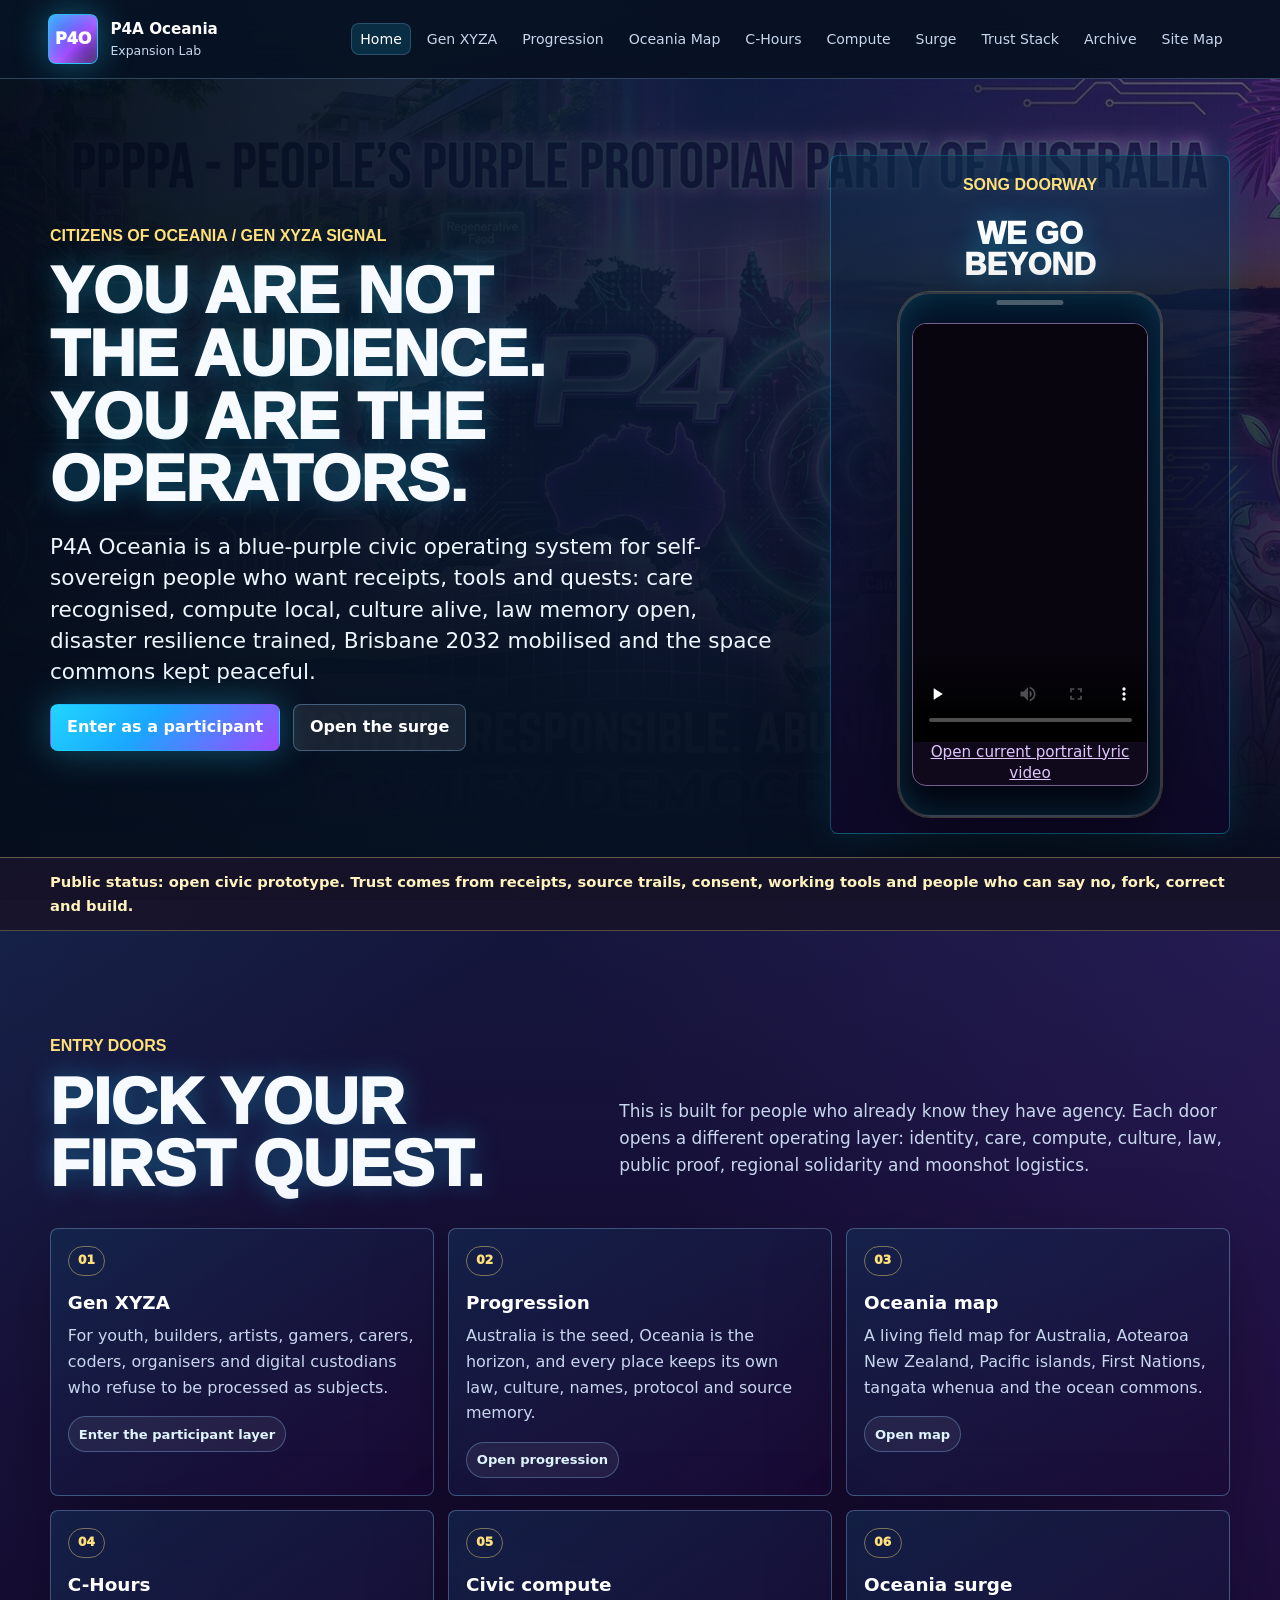
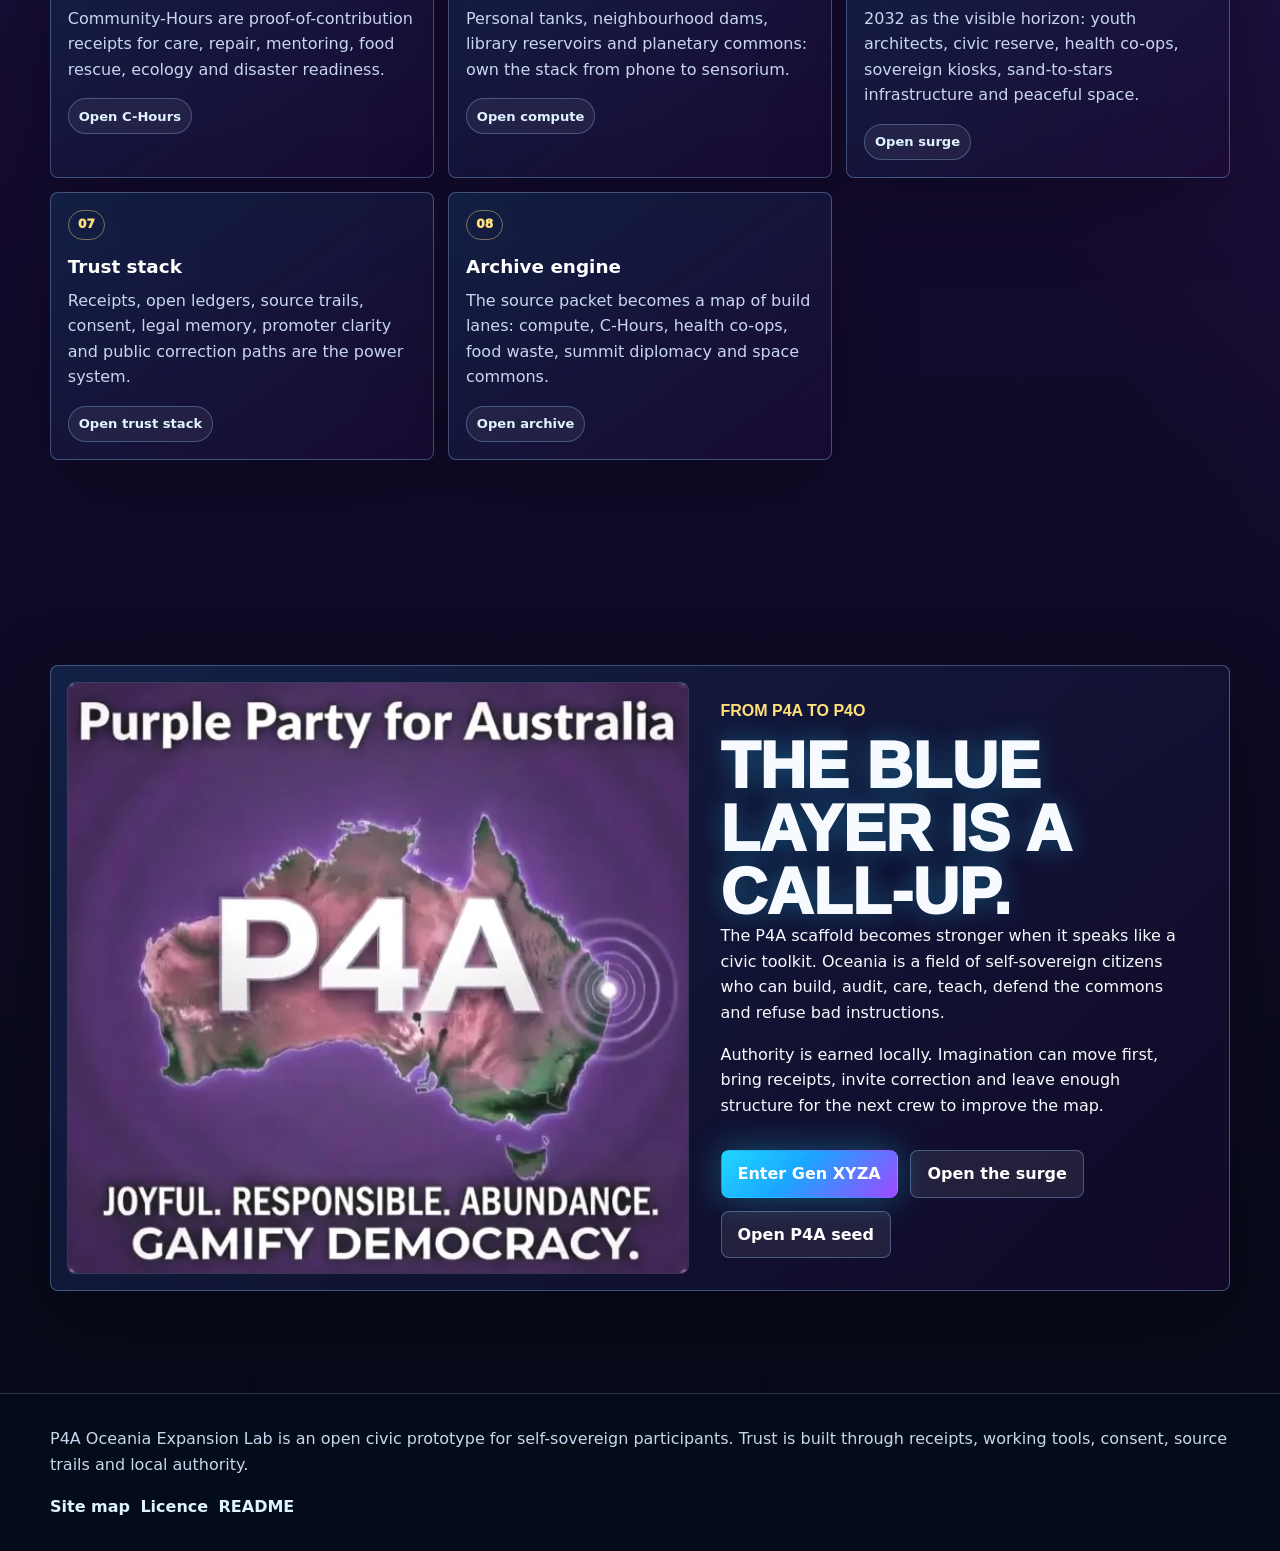
<file: index.html>
<!doctype html>
<html lang="en-AU">
<head>
  <meta charset="utf-8">
  <meta name="viewport" content="width=device-width, initial-scale=1">
  <title>P4A Oceania Expansion Lab</title>
  <meta name="description" content="A blue-purple public idea lab exploring how the P4A civic workbench could translate across Oceania without overclaiming party, legal or policy status.">
  <meta name="theme-color" content="#102A4A">
  <link rel="icon" type="image/svg+xml" href="assets/favicon.svg">
  <link rel="stylesheet" href="styles.css?v=20260702h">
<style id="network-portrait-style">
.network-portrait-shell{width:min(100%,360px);margin:1.1rem auto;background:#10091b;border:1px solid #75618c;border-radius:14px;overflow:hidden}
.network-portrait-video,video[src*="/assets/protopian-portraits/"],video:has(source[src*="/assets/protopian-portraits/"]){display:block!important;width:100%!important;max-width:360px!important;height:auto!important;min-height:0!important;max-height:none!important;aspect-ratio:9/16!important;object-fit:contain!important;margin-inline:auto!important;background:#08050e;border:0}
.network-portrait-shell p{margin:.55rem .8rem;font-size:.86rem;line-height:1.45}.network-portrait-shell a{color:#e0c5ff;text-decoration:underline}
.phone:has(source[src*="/assets/protopian-portraits/"]),:is(.phone-frame,.phone-screen,.song-frame,.phone-video-wrap,.phone-embed,.video-embed,.phone):has(video[src*="/assets/protopian-portraits/"]),:is(.phone-frame,.phone-screen,.song-frame,.phone-video-wrap,.phone-embed,.video-embed,.phone):has(video[src*="/assets/protopian-portraits/"]),:is(.phone-frame,.phone-screen,.song-frame,.phone-video-wrap,.phone-embed,.video-embed):has(.network-portrait-video){height:auto!important;aspect-ratio:auto!important;min-height:0!important;max-width:380px;margin-inline:auto;overflow:hidden}
</style>
</head>
<body>
  <a class="skip-link" href="#main">Skip to content</a>
  <header class="site-header">
    <a class="brand" href="index.html"><span class="brand-mark">P4O</span><span class="brand-text"><strong>P4A Oceania</strong><span>Expansion Lab</span></span></a>
    <button class="icon-button nav-toggle" type="button" data-nav-toggle aria-expanded="false" aria-label="Open navigation">Menu</button>
    <nav class="site-nav" data-nav aria-label="Main navigation">
      <a href="index.html" aria-current="page">Home</a>
      <a href="pages/gen-xyza.html">Gen XYZA</a>
      <a href="pages/progression.html">Progression</a>
      <a href="pages/oceania-map.html">Oceania Map</a>
      <a href="pages/c-hours.html">C-Hours</a>
      <a href="pages/compute.html">Compute</a>
      <a href="pages/surge.html">Surge</a>
      <a href="pages/compliance.html">Trust Stack</a>
      <a href="pages/source-notes.html">Archive</a>
      <a href="pages/site-map.html">Site Map</a>
    </nav>
  </header>

  <main id="main">
    <section class="hero">
      <div class="hero-image"><img loading="eager" fetchpriority="high" decoding="async" src="assets/p4a-hero-wide.jpg" alt="Purple and blue civic artwork adapted from the P4A visual system"></div>
      <div class="hero-content hero-grid reveal">
        <div>
          <p class="eyebrow">Citizens of Oceania / Gen XYZA signal</p>
          <h1>You are not the audience. You are the operators.</h1>
          <p class="hero-copy">P4A Oceania is a blue-purple civic operating system for self-sovereign people who want receipts, tools and quests: care recognised, compute local, culture alive, law memory open, disaster resilience trained, Brisbane 2032 mobilised and the space commons kept peaceful.</p>
          <div class="hero-actions">
            <a class="button button-primary" href="pages/gen-xyza.html">Enter as a participant</a>
            <a class="button button-secondary" href="pages/surge.html">Open the surge</a>
          </div>
        </div>
        <aside class="home-phone-panel" aria-label="Embedded song video for We Go Beyond f1">
          <p class="eyebrow">Song doorway</p>
          <h2>We Go Beyond</h2>
          <div class="phone-frame">
            <section class="network-portrait-shell" data-protopian-key="19" aria-label="We Go Beyond (She Her), current portrait lyric video">
<video class="network-portrait-video" controls playsinline preload="none" width="720" height="1280" poster="https://auraofintelligence.github.io/i-C-infinity-music-universe/assets/protopian-portraits/we-go-beyond-female-portrait-cover-v1.jpg" aria-label="We Go Beyond (She Her) by i C. infinity"><source src="https://auraofintelligence.github.io/i-C-infinity-music-universe/assets/protopian-portraits/we-go-beyond-female-portrait-web-v1.mp4" type="video/mp4"><a href="https://auraofintelligence.github.io/i-C-infinity-music-universe/assets/protopian-portraits/we-go-beyond-female-portrait-web-v1.mp4">Open portrait video</a></video>
<p><a href="https://auraofintelligence.github.io/i-C-infinity-music-universe/assets/protopian-portraits/we-go-beyond-female-portrait-web-v1.mp4">Open current portrait lyric video</a></p></section>
          </div>
        </aside>
      </div>
    </section>

    <div class="notice-strip"><span>Public status: open civic prototype. Trust comes from receipts, source trails, consent, working tools and people who can say no, fork, correct and build.</span></div>

    <section class="section">
      <div class="section-heading reveal">
        <div><p class="eyebrow">Entry doors</p><h2>Pick your first quest.</h2></div>
        <p>This is built for people who already know they have agency. Each door opens a different operating layer: identity, care, compute, culture, law, public proof, regional solidarity and moonshot logistics.</p>
      </div>
      <div class="feature-grid reveal">
        <article class="card">
          <span>01</span>
          <h3>Gen XYZA</h3>
          <p>For youth, builders, artists, gamers, carers, coders, organisers and digital custodians who refuse to be processed as subjects.</p>
          <div class="signal-row"><a href="pages/gen-xyza.html">Enter the participant layer</a></div>
        </article>
        <article class="card">
          <span>02</span>
          <h3>Progression</h3>
          <p>Australia is the seed, Oceania is the horizon, and every place keeps its own law, culture, names, protocol and source memory.</p>
          <div class="signal-row"><a href="pages/progression.html">Open progression</a></div>
        </article>
        <article class="card">
          <span>03</span>
          <h3>Oceania map</h3>
          <p>A living field map for Australia, Aotearoa New Zealand, Pacific islands, First Nations, tangata whenua and the ocean commons.</p>
          <div class="signal-row"><a href="pages/oceania-map.html">Open map</a></div>
        </article>
        <article class="card">
          <span>04</span>
          <h3>C-Hours</h3>
          <p>Community-Hours are proof-of-contribution receipts for care, repair, mentoring, food rescue, ecology and disaster readiness.</p>
          <div class="signal-row"><a href="pages/c-hours.html">Open C-Hours</a></div>
        </article>
        <article class="card">
          <span>05</span>
          <h3>Civic compute</h3>
          <p>Personal tanks, neighbourhood dams, library reservoirs and planetary commons: own the stack from phone to sensorium.</p>
          <div class="signal-row"><a href="pages/compute.html">Open compute</a></div>
        </article>
        <article class="card">
          <span>06</span>
          <h3>Oceania surge</h3>
          <p>2032 as the visible horizon: youth architects, civic reserve, health co-ops, sovereign kiosks, sand-to-stars infrastructure and peaceful space.</p>
          <div class="signal-row"><a href="pages/surge.html">Open surge</a></div>
        </article>
        <article class="card">
          <span>07</span>
          <h3>Trust stack</h3>
          <p>Receipts, open ledgers, source trails, consent, legal memory, promoter clarity and public correction paths are the power system.</p>
          <div class="signal-row"><a href="pages/compliance.html">Open trust stack</a></div>
        </article>
        <article class="card">
          <span>08</span>
          <h3>Archive engine</h3>
          <p>The source packet becomes a map of build lanes: compute, C-Hours, health co-ops, food waste, summit diplomacy and space commons.</p>
          <div class="signal-row"><a href="pages/source-notes.html">Open archive</a></div>
        </article>
      </div>
    </section>

    <section class="section">
      <div class="media-panel reveal">
        <img loading="lazy" decoding="async" src="assets/p4a-map-card.webp" alt="P4A map artwork used as the Australian seed reference">
        <div class="media-copy">
          <p class="eyebrow">From P4A to P4O</p>
          <h2>The blue layer is a call-up.</h2>
          <p>The P4A scaffold becomes stronger when it speaks like a civic toolkit. Oceania is a field of self-sovereign citizens who can build, audit, care, teach, defend the commons and refuse bad instructions.</p>
          <p>Authority is earned locally. Imagination can move first, bring receipts, invite correction and leave enough structure for the next crew to improve the map.</p>
          <div class="hero-actions">
            <a class="button button-primary" href="pages/gen-xyza.html">Enter Gen XYZA</a>
            <a class="button button-secondary" href="pages/surge.html">Open the surge</a>
            <a class="button button-secondary" href="https://auraofintelligence.github.io/p4a_xyz/" target="_blank" rel="noopener">Open P4A seed</a>
          </div>
        </div>
      </div>
    </section>
  </main>

  <footer class="site-footer">
    <div>
      <p>P4A Oceania Expansion Lab is an open civic prototype for self-sovereign participants. Trust is built through receipts, working tools, consent, source trails and local authority.</p>
      <nav class="footer-links" aria-label="Footer links"><a href="pages/site-map.html">Site map</a><a href="LICENCE.md">Licence</a><a href="README.md">README</a></nav>
    </div>
  </footer>
  <script src="script.js?v=20260702h"></script>
</body>
</html>
</file>
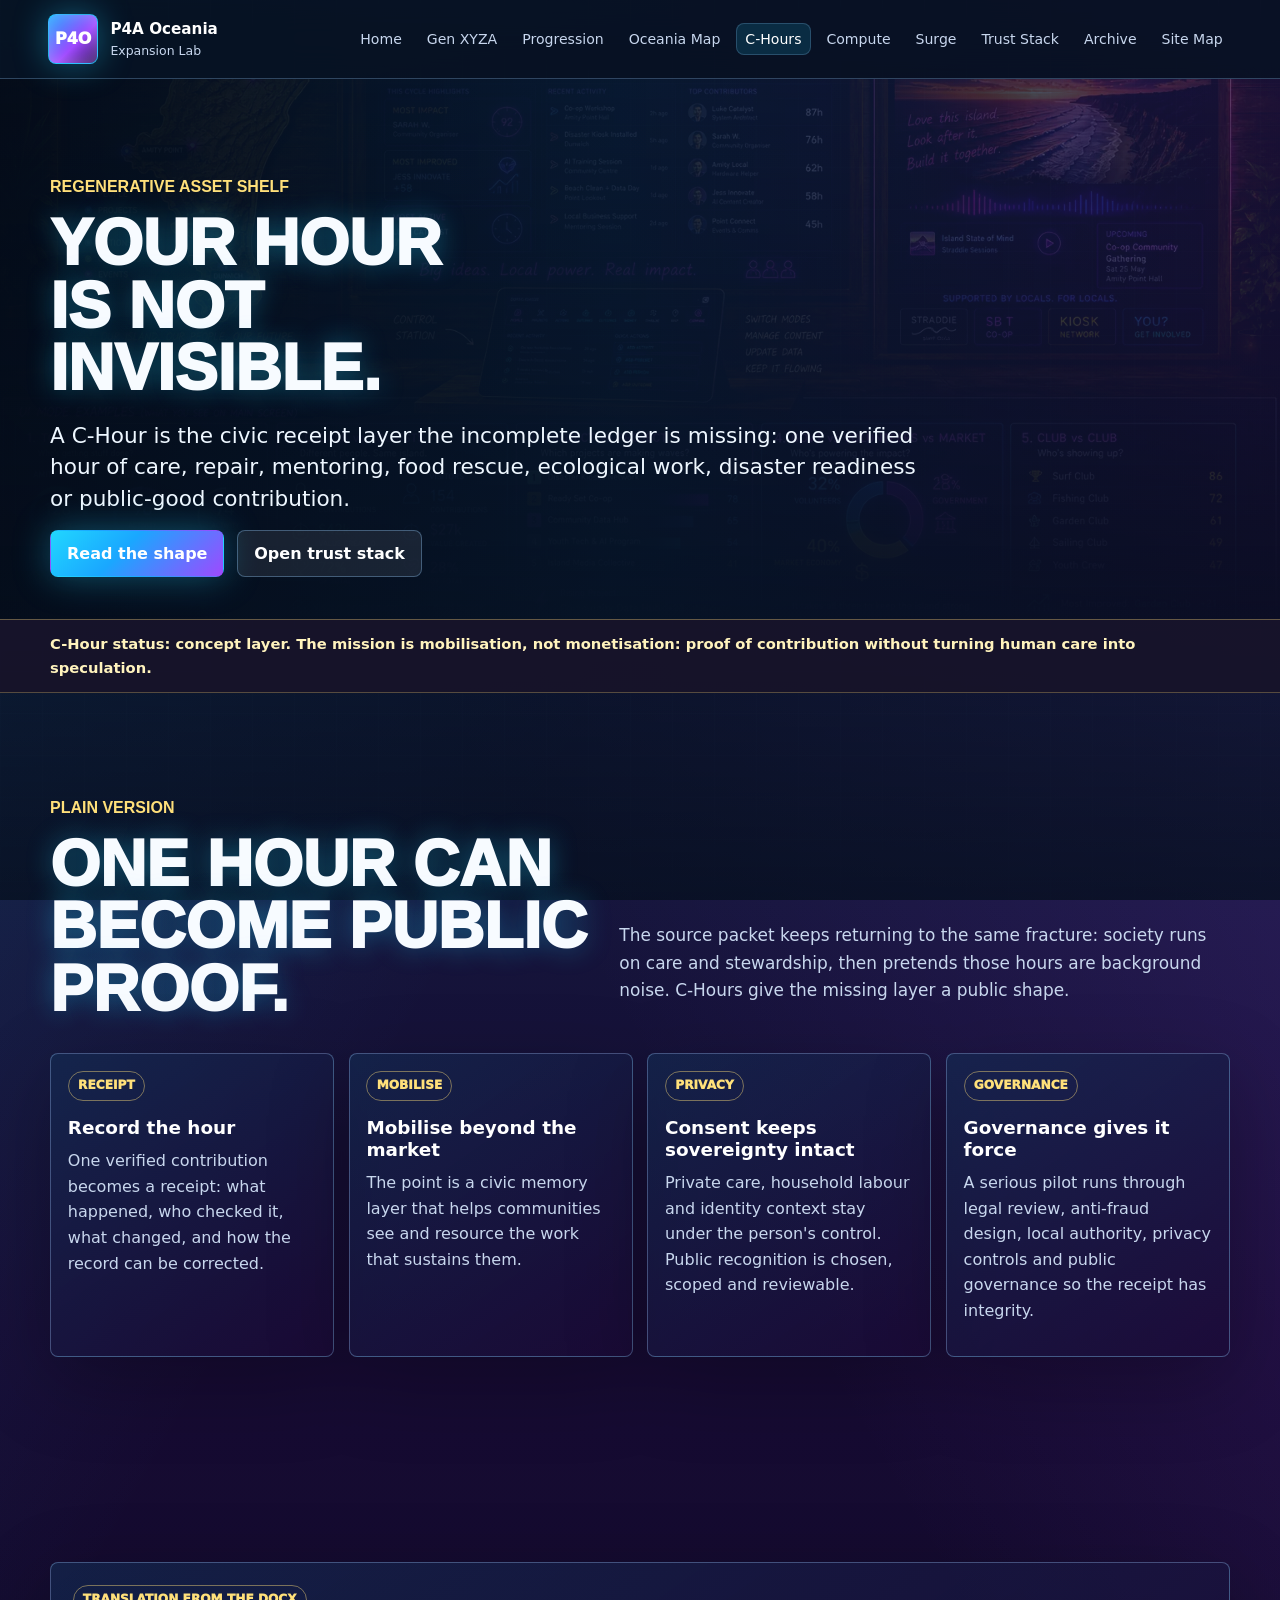
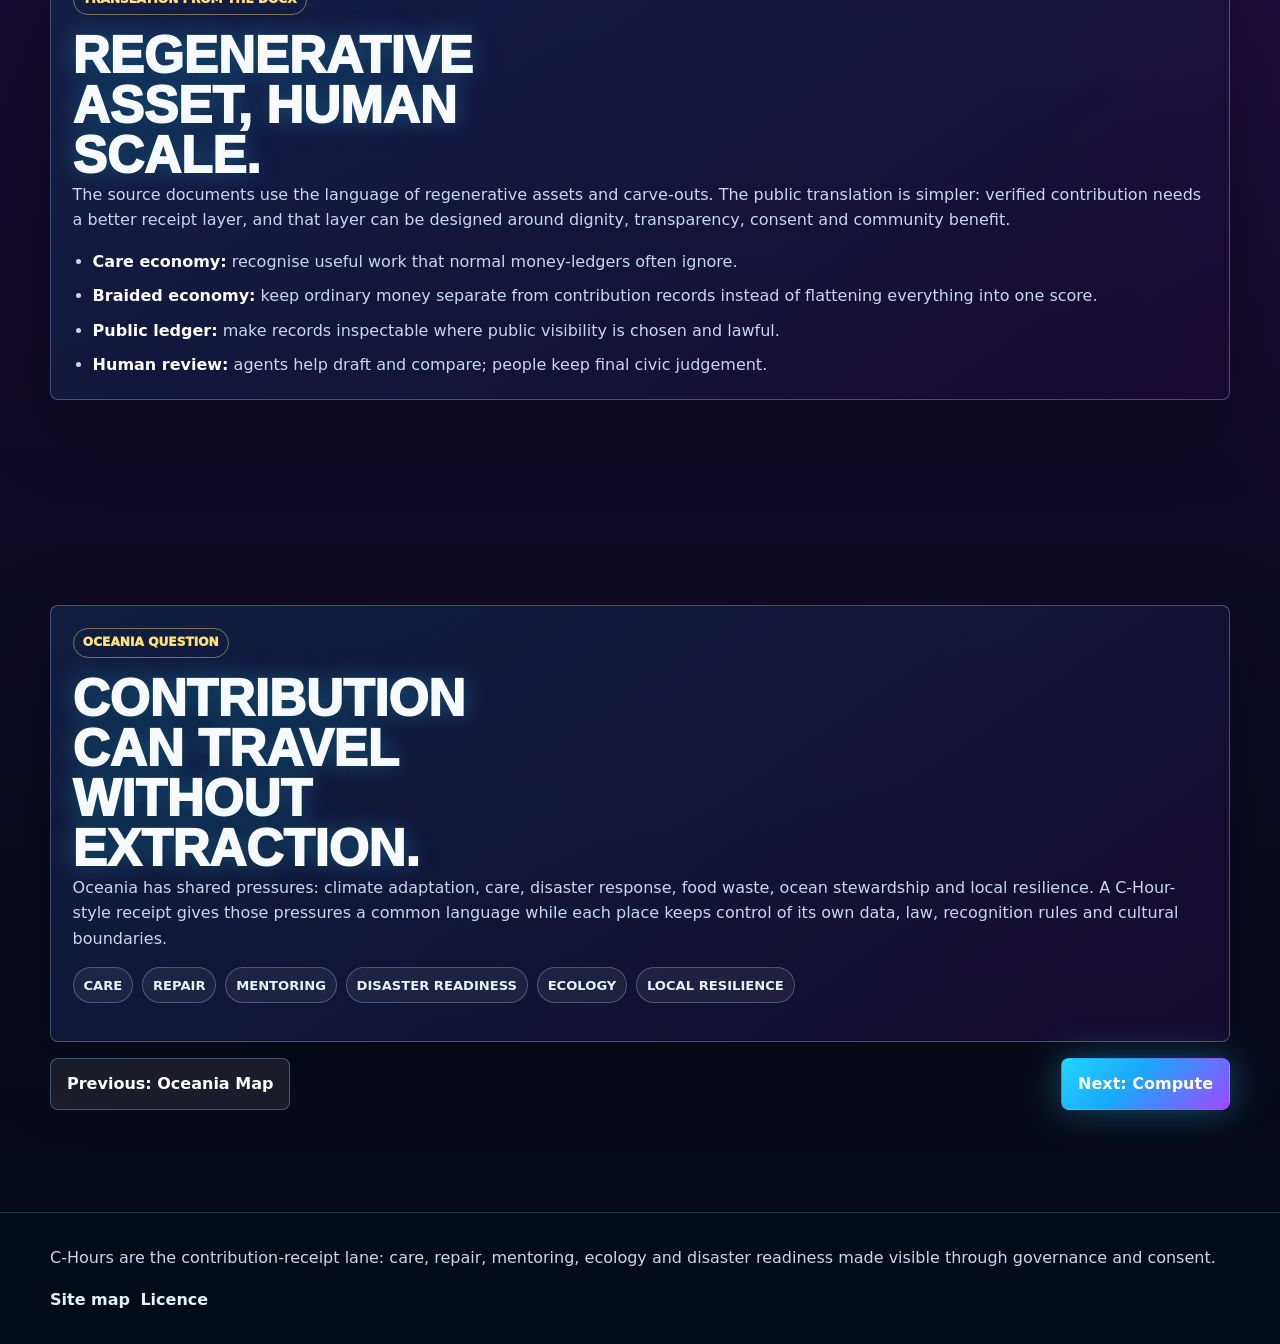
<file: pages/c-hours.html>
<!doctype html>
<html lang="en-AU">
<head>
  <meta charset="utf-8">
  <meta name="viewport" content="width=device-width, initial-scale=1">
  <title>C-Hours | P4A Oceania Expansion Lab</title>
  <meta name="description" content="C-Hours as public-good contribution receipts for care, repair, mentoring, ecology and disaster readiness.">
  <meta name="theme-color" content="#102A4A">
  <link rel="icon" type="image/svg+xml" href="../assets/favicon.svg">
  <link rel="stylesheet" href="../styles.css?v=20260701c">
</head>
<body>
  <a class="skip-link" href="#main">Skip to content</a>
  <header class="site-header">
    <a class="brand" href="../index.html"><span class="brand-mark">P4O</span><span class="brand-text"><strong>P4A Oceania</strong><span>Expansion Lab</span></span></a>
    <button class="icon-button nav-toggle" type="button" data-nav-toggle aria-expanded="false" aria-label="Open navigation">Menu</button>
    <nav class="site-nav" data-nav aria-label="Main navigation">
      <a href="../index.html">Home</a>
      <a href="gen-xyza.html">Gen XYZA</a>
      <a href="progression.html">Progression</a>
      <a href="oceania-map.html">Oceania Map</a>
      <a href="c-hours.html" aria-current="page">C-Hours</a>
      <a href="compute.html">Compute</a>
      <a href="surge.html">Surge</a>
      <a href="compliance.html">Trust Stack</a>
      <a href="source-notes.html">Archive</a>
      <a href="site-map.html">Site Map</a>
    </nav>
  </header>

  <main id="main">
    <section class="hero page-hero">
      <div class="hero-image"><img loading="eager" fetchpriority="high" decoding="async" src="../assets/sbt-ledger-mode-wall.webp" alt="Ledger wall artwork from the P4A visual system"></div>
      <div class="hero-content reveal">
        <p class="eyebrow">Regenerative asset shelf</p>
        <h1>Your hour is not invisible.</h1>
        <p class="hero-copy">A C-Hour is the civic receipt layer the incomplete ledger is missing: one verified hour of care, repair, mentoring, food rescue, ecological work, disaster readiness or public-good contribution.</p>
        <div class="hero-actions"><a class="button button-primary" href="#shape">Read the shape</a><a class="button button-secondary" href="compliance.html">Open trust stack</a></div>
      </div>
    </section>

    <div class="notice-strip"><span>C-Hour status: concept layer. The mission is mobilisation, not monetisation: proof of contribution without turning human care into speculation.</span></div>

    <section class="section" id="shape">
      <div class="section-heading reveal">
        <div><p class="eyebrow">Plain version</p><h2>One hour can become public proof.</h2></div>
        <p>The source packet keeps returning to the same fracture: society runs on care and stewardship, then pretends those hours are background noise. C-Hours give the missing layer a public shape.</p>
      </div>
      <div class="principle-grid reveal">
        <article class="principle-card">
          <span>Receipt</span>
          <h3>Record the hour</h3>
          <p>One verified contribution becomes a receipt: what happened, who checked it, what changed, and how the record can be corrected.</p>
        </article>
        <article class="principle-card">
          <span>Mobilise</span>
          <h3>Mobilise beyond the market</h3>
          <p>The point is a civic memory layer that helps communities see and resource the work that sustains them.</p>
        </article>
        <article class="principle-card">
          <span>Privacy</span>
          <h3>Consent keeps sovereignty intact</h3>
          <p>Private care, household labour and identity context stay under the person's control. Public recognition is chosen, scoped and reviewable.</p>
        </article>
        <article class="principle-card">
          <span>Governance</span>
          <h3>Governance gives it force</h3>
          <p>A serious pilot runs through legal review, anti-fraud design, local authority, privacy controls and public governance so the receipt has integrity.</p>
        </article>
      </div>
    </section>

    <section class="section">
      <div class="source-panel reveal">
        <span>Translation from the DOCX</span>
        <h2>Regenerative asset, human scale.</h2>
        <p>The source documents use the language of regenerative assets and carve-outs. The public translation is simpler: verified contribution needs a better receipt layer, and that layer can be designed around dignity, transparency, consent and community benefit.</p>
        <ul>
          <li><strong>Care economy:</strong> recognise useful work that normal money-ledgers often ignore.</li>
          <li><strong>Braided economy:</strong> keep ordinary money separate from contribution records instead of flattening everything into one score.</li>
          <li><strong>Public ledger:</strong> make records inspectable where public visibility is chosen and lawful.</li>
          <li><strong>Human review:</strong> agents help draft and compare; people keep final civic judgement.</li>
        </ul>
      </div>
    </section>

    <section class="section">
      <div class="source-panel reveal">
        <span>Oceania question</span>
        <h2>Contribution can travel without extraction.</h2>
        <p>Oceania has shared pressures: climate adaptation, care, disaster response, food waste, ocean stewardship and local resilience. A C-Hour-style receipt gives those pressures a common language while each place keeps control of its own data, law, recognition rules and cultural boundaries.</p>
        <div class="signal-row"><span>care</span><span>repair</span><span>mentoring</span><span>disaster readiness</span><span>ecology</span><span>local resilience</span></div>
      </div>
      <nav class="next-trail" aria-label="Page navigation">
        <a class="button button-secondary" href="oceania-map.html">Previous: Oceania Map</a>
        <a class="button button-primary" href="compute.html">Next: Compute</a>
      </nav>
    </section>
  </main>

  <footer class="site-footer"><div><p>C-Hours are the contribution-receipt lane: care, repair, mentoring, ecology and disaster readiness made visible through governance and consent.</p><nav class="footer-links" aria-label="Footer links"><a href="site-map.html">Site map</a><a href="../LICENCE.md">Licence</a></nav></div></footer>
  <script src="../script.js?v=20260701c"></script>
</body>
</html>
</file>
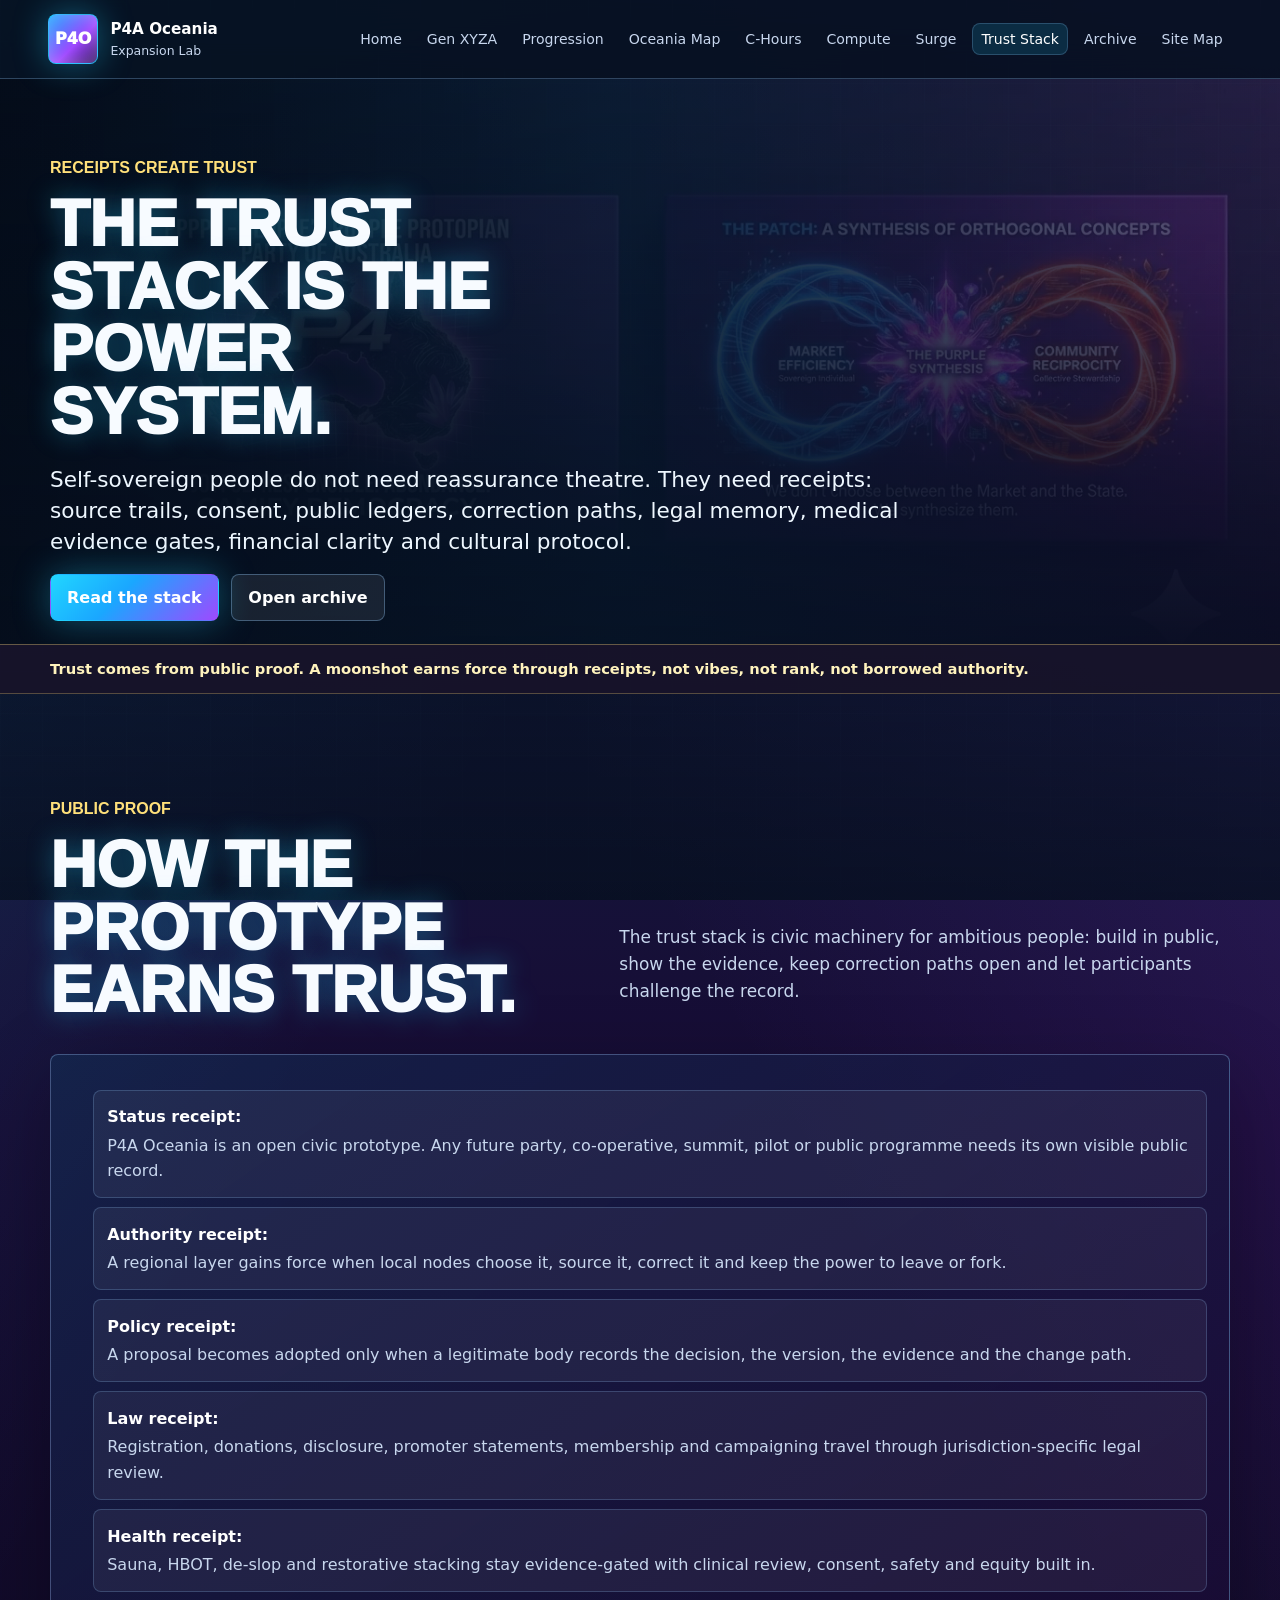
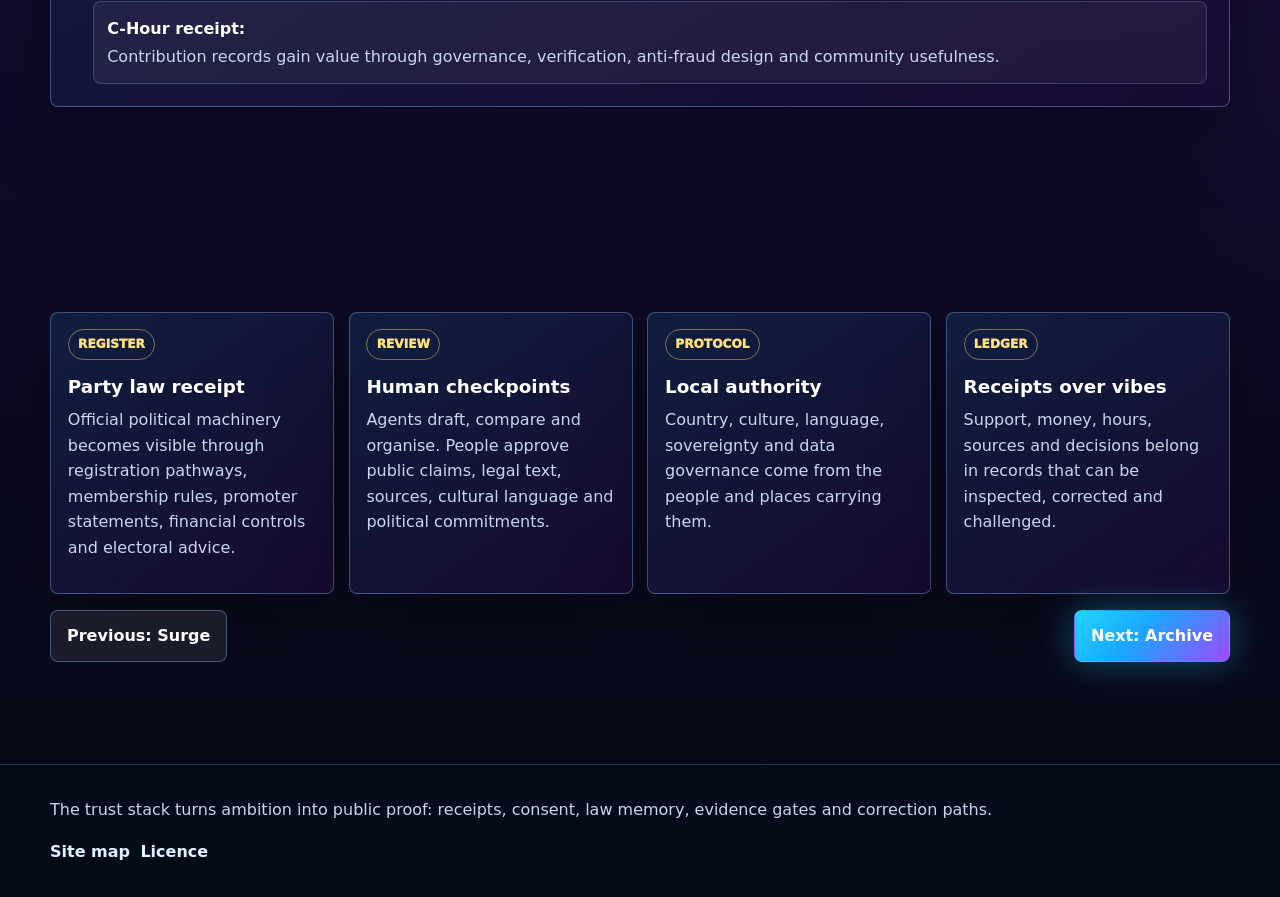
<file: pages/compliance.html>
<!doctype html>
<html lang="en-AU">
<head>
  <meta charset="utf-8">
  <meta name="viewport" content="width=device-width, initial-scale=1">
  <title>Trust Stack | P4A Oceania Expansion Lab</title>
  <meta name="description" content="Receipts, consent, public proof and trust architecture for the P4A Oceania Expansion Lab.">
  <meta name="theme-color" content="#102A4A">
  <link rel="icon" type="image/svg+xml" href="../assets/favicon.svg">
  <link rel="stylesheet" href="../styles.css?v=20260701c">
</head>
<body>
  <a class="skip-link" href="#main">Skip to content</a>
  <header class="site-header">
    <a class="brand" href="../index.html"><span class="brand-mark">P4O</span><span class="brand-text"><strong>P4A Oceania</strong><span>Expansion Lab</span></span></a>
    <button class="icon-button nav-toggle" type="button" data-nav-toggle aria-expanded="false" aria-label="Open navigation">Menu</button>
    <nav class="site-nav" data-nav aria-label="Main navigation">
      <a href="../index.html">Home</a>
      <a href="gen-xyza.html">Gen XYZA</a>
      <a href="progression.html">Progression</a>
      <a href="oceania-map.html">Oceania Map</a>
      <a href="c-hours.html">C-Hours</a>
      <a href="compute.html">Compute</a>
      <a href="surge.html">Surge</a>
      <a href="compliance.html" aria-current="page">Trust Stack</a>
      <a href="source-notes.html">Archive</a>
      <a href="site-map.html">Site Map</a>
    </nav>
  </header>

  <main id="main">
    <section class="hero page-hero">
      <div class="hero-image"><img loading="eager" fetchpriority="high" decoding="async" src="../assets/p4a-patch-synthesis.webp" alt="Blue-purple P4A patch artwork used for public trust notes"></div>
      <div class="hero-content reveal">
        <p class="eyebrow">Receipts create trust</p>
        <h1>The trust stack is the power system.</h1>
        <p class="hero-copy">Self-sovereign people do not need reassurance theatre. They need receipts: source trails, consent, public ledgers, correction paths, legal memory, medical evidence gates, financial clarity and cultural protocol.</p>
        <div class="hero-actions"><a class="button button-primary" href="#trust-stack">Read the stack</a><a class="button button-secondary" href="source-notes.html">Open archive</a></div>
      </div>
    </section>

    <div class="notice-strip"><span>Trust comes from public proof. A moonshot earns force through receipts, not vibes, not rank, not borrowed authority.</span></div>

    <section class="section" id="trust-stack">
      <div class="section-heading reveal">
        <div><p class="eyebrow">Public proof</p><h2>How the prototype earns trust.</h2></div>
        <p>The trust stack is civic machinery for ambitious people: build in public, show the evidence, keep correction paths open and let participants challenge the record.</p>
      </div>
      <div class="source-panel reveal">
        <ul class="status-list">
          <li><strong>Status receipt:</strong> P4A Oceania is an open civic prototype. Any future party, co-operative, summit, pilot or public programme needs its own visible public record.</li>
          <li><strong>Authority receipt:</strong> A regional layer gains force when local nodes choose it, source it, correct it and keep the power to leave or fork.</li>
          <li><strong>Policy receipt:</strong> A proposal becomes adopted only when a legitimate body records the decision, the version, the evidence and the change path.</li>
          <li><strong>Law receipt:</strong> Registration, donations, disclosure, promoter statements, membership and campaigning travel through jurisdiction-specific legal review.</li>
          <li><strong>Health receipt:</strong> Sauna, HBOT, de-slop and restorative stacking stay evidence-gated with clinical review, consent, safety and equity built in.</li>
          <li><strong>C-Hour receipt:</strong> Contribution records gain value through governance, verification, anti-fraud design and community usefulness.</li>
        </ul>
      </div>
    </section>

    <section class="section">
      <div class="principle-grid reveal">
        <article class="principle-card">
          <span>Register</span>
          <h3>Party law receipt</h3>
          <p>Official political machinery becomes visible through registration pathways, membership rules, promoter statements, financial controls and electoral advice.</p>
        </article>
        <article class="principle-card">
          <span>Review</span>
          <h3>Human checkpoints</h3>
          <p>Agents draft, compare and organise. People approve public claims, legal text, sources, cultural language and political commitments.</p>
        </article>
        <article class="principle-card">
          <span>Protocol</span>
          <h3>Local authority</h3>
          <p>Country, culture, language, sovereignty and data governance come from the people and places carrying them.</p>
        </article>
        <article class="principle-card">
          <span>Ledger</span>
          <h3>Receipts over vibes</h3>
          <p>Support, money, hours, sources and decisions belong in records that can be inspected, corrected and challenged.</p>
        </article>
      </div>
      <nav class="next-trail" aria-label="Page navigation">
        <a class="button button-secondary" href="surge.html">Previous: Surge</a>
        <a class="button button-primary" href="source-notes.html">Next: Archive</a>
      </nav>
    </section>
  </main>

  <footer class="site-footer"><div><p>The trust stack turns ambition into public proof: receipts, consent, law memory, evidence gates and correction paths.</p><nav class="footer-links" aria-label="Footer links"><a href="site-map.html">Site map</a><a href="../LICENCE.md">Licence</a></nav></div></footer>
  <script src="../script.js?v=20260701c"></script>
</body>
</html>
</file>
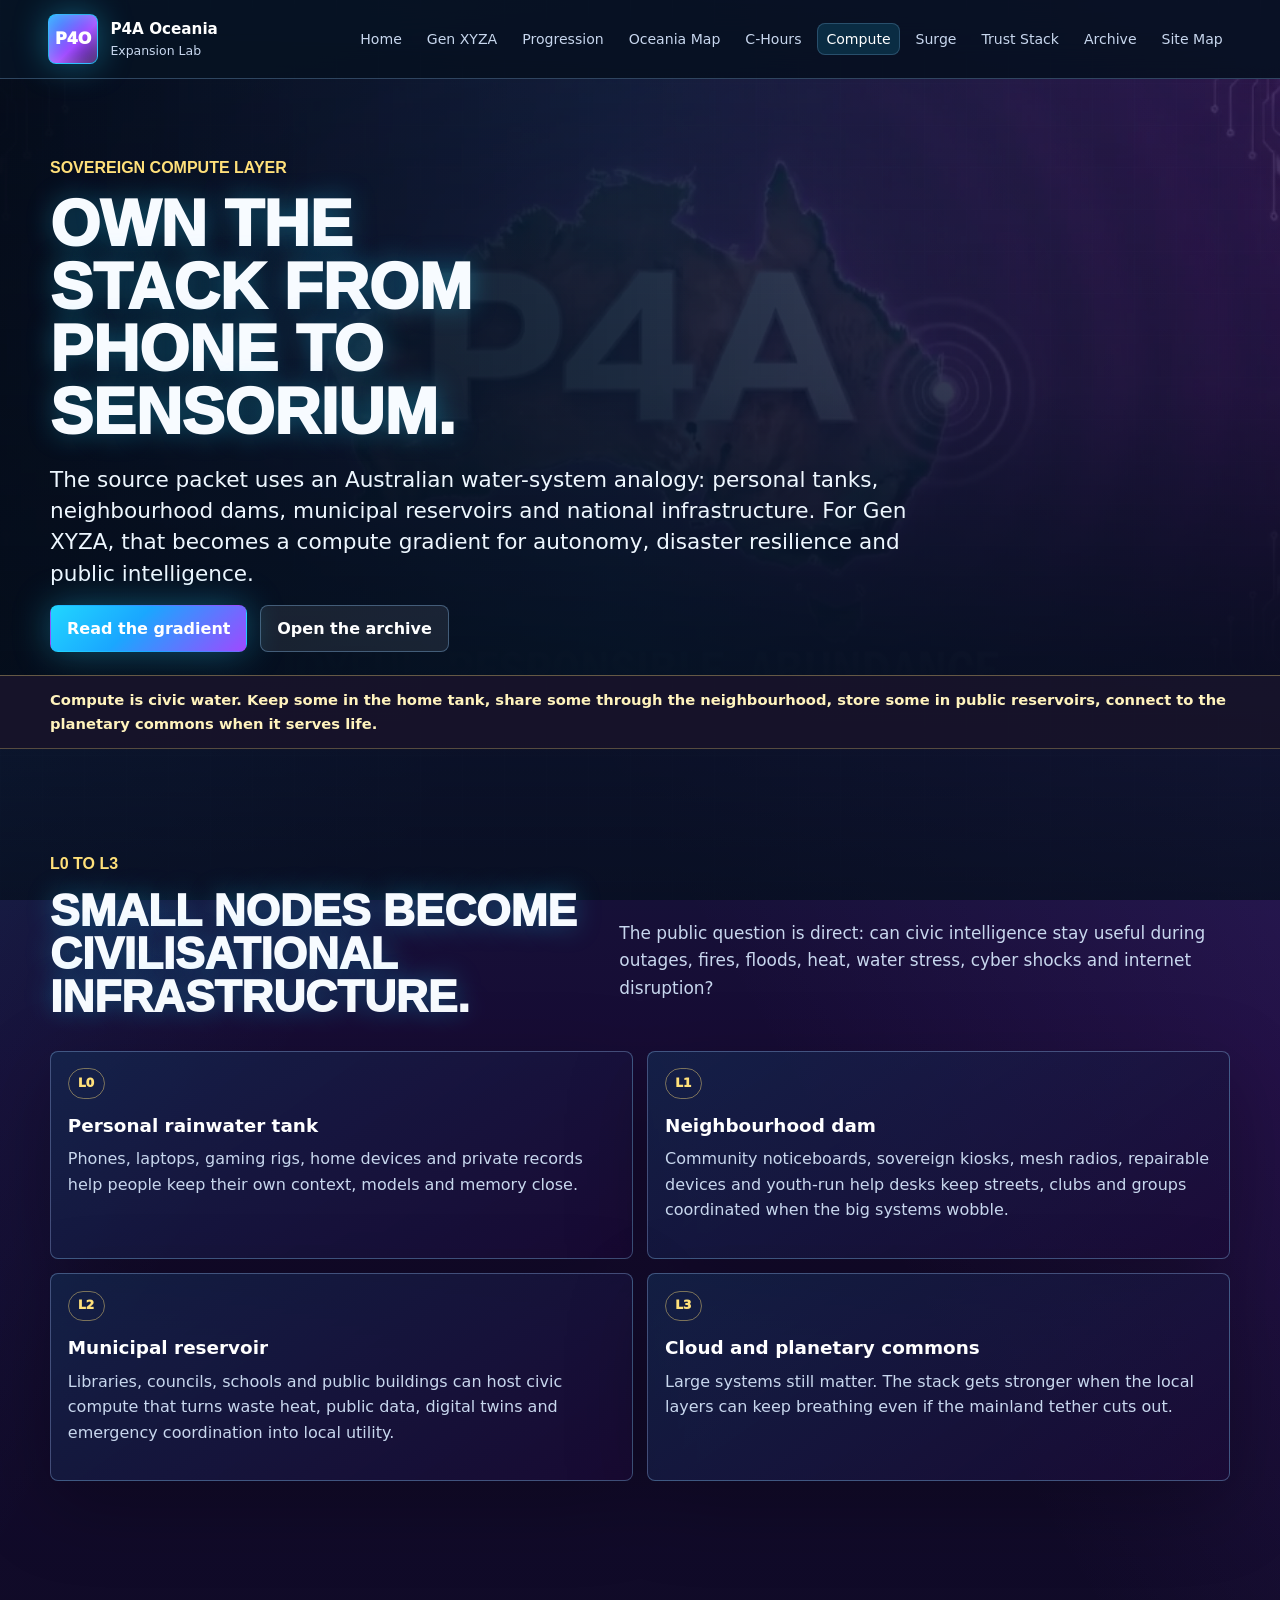
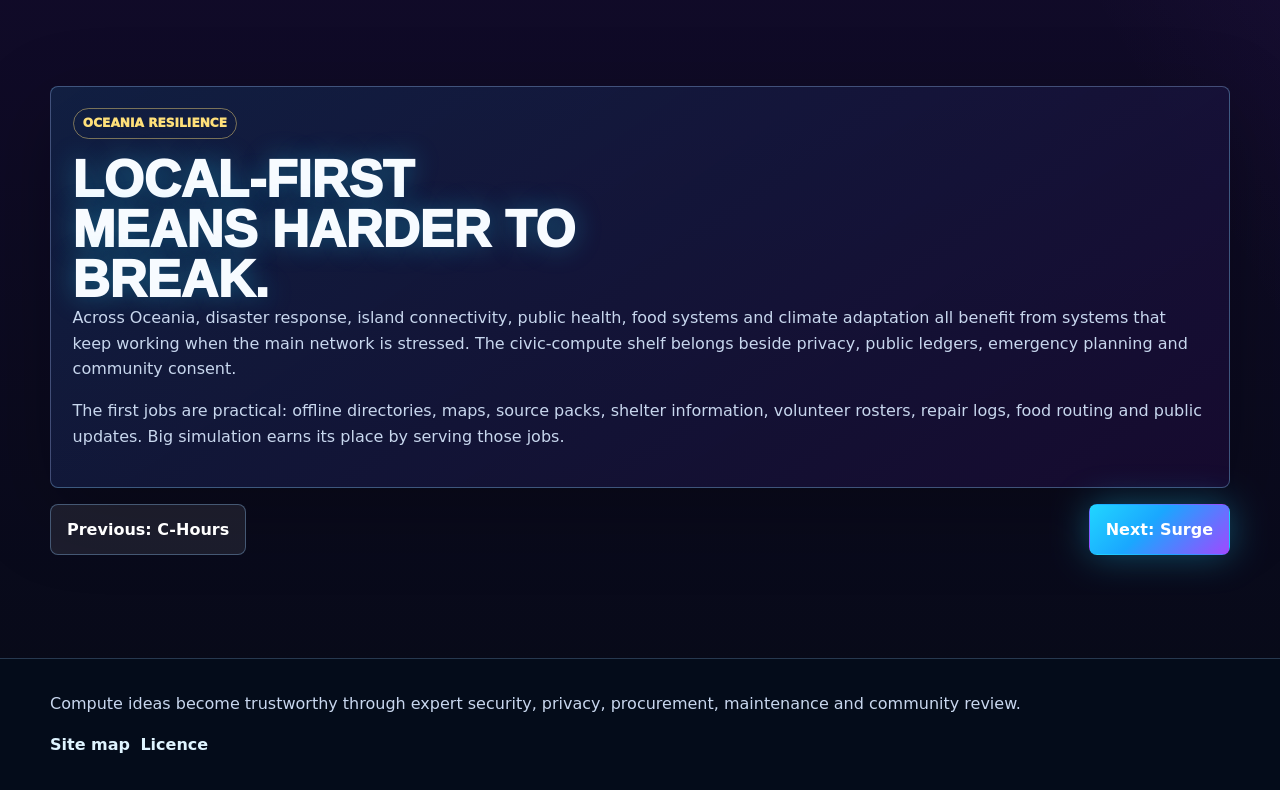
<file: pages/compute.html>
<!doctype html>
<html lang="en-AU">
<head>
  <meta charset="utf-8">
  <meta name="viewport" content="width=device-width, initial-scale=1">
  <title>Compute | P4A Oceania Expansion Lab</title>
  <meta name="description" content="A public explanation of decentralised civic compute as a water-system analogy for resilience, not a procurement claim.">
  <meta name="theme-color" content="#102A4A">
  <link rel="icon" type="image/svg+xml" href="../assets/favicon.svg">
  <link rel="stylesheet" href="../styles.css?v=20260703a">
</head>
<body>
  <a class="skip-link" href="#main">Skip to content</a>
  <header class="site-header">
    <a class="brand" href="../index.html"><span class="brand-mark">P4O</span><span class="brand-text"><strong>P4A Oceania</strong><span>Expansion Lab</span></span></a>
    <button class="icon-button nav-toggle" type="button" data-nav-toggle aria-expanded="false" aria-label="Open navigation">Menu</button>
    <nav class="site-nav" data-nav aria-label="Main navigation">
      <a href="../index.html">Home</a>
      <a href="gen-xyza.html">Gen XYZA</a>
      <a href="progression.html">Progression</a>
      <a href="oceania-map.html">Oceania Map</a>
      <a href="c-hours.html">C-Hours</a>
      <a href="compute.html" aria-current="page">Compute</a>
      <a href="surge.html">Surge</a>
      <a href="compliance.html">Trust Stack</a>
      <a href="source-notes.html">Archive</a>
      <a href="site-map.html">Site Map</a>
    </nav>
  </header>

  <main id="main">
    <section class="hero page-hero">
      <div class="hero-image"><img loading="eager" fetchpriority="high" decoding="async" src="../assets/p4a-map-card.webp" alt="Blue-purple civic map artwork used for decentralised compute questions"></div>
      <div class="hero-content reveal">
        <p class="eyebrow">Sovereign compute layer</p>
        <h1>Own the stack from phone to sensorium.</h1>
        <p class="hero-copy">The source packet uses an Australian water-system analogy: personal tanks, neighbourhood dams, municipal reservoirs and national infrastructure. For Gen XYZA, that becomes a compute gradient for autonomy, disaster resilience and public intelligence.</p>
        <div class="hero-actions"><a class="button button-primary" href="#gradient">Read the gradient</a><a class="button button-secondary" href="source-notes.html">Open the archive</a></div>
      </div>
    </section>

    <div class="notice-strip"><span>Compute is civic water. Keep some in the home tank, share some through the neighbourhood, store some in public reservoirs, connect to the planetary commons when it serves life.</span></div>

    <section class="section" id="gradient">
      <div class="section-heading reveal">
        <div><p class="eyebrow">L0 to L3</p><h2 class="long-word-heading">Small nodes become civilisational infrastructure.</h2></div>
        <p>The public question is direct: can civic intelligence stay useful during outages, fires, floods, heat, water stress, cyber shocks and internet disruption?</p>
      </div>
      <div class="phase-grid reveal">
        <article class="phase-card">
          <span>L0</span>
          <h3>Personal rainwater tank</h3>
          <p>Phones, laptops, gaming rigs, home devices and private records help people keep their own context, models and memory close.</p>
        </article>
        <article class="phase-card">
          <span>L1</span>
          <h3>Neighbourhood dam</h3>
          <p>Community noticeboards, sovereign kiosks, mesh radios, repairable devices and youth-run help desks keep streets, clubs and groups coordinated when the big systems wobble.</p>
        </article>
        <article class="phase-card">
          <span>L2</span>
          <h3>Municipal reservoir</h3>
          <p>Libraries, councils, schools and public buildings can host civic compute that turns waste heat, public data, digital twins and emergency coordination into local utility.</p>
        </article>
        <article class="phase-card">
          <span>L3</span>
          <h3>Cloud and planetary commons</h3>
          <p>Large systems still matter. The stack gets stronger when the local layers can keep breathing even if the mainland tether cuts out.</p>
        </article>
      </div>
    </section>

    <section class="section">
      <div class="source-panel reveal">
        <span>Oceania resilience</span>
        <h2>Local-first means harder to break.</h2>
        <p>Across Oceania, disaster response, island connectivity, public health, food systems and climate adaptation all benefit from systems that keep working when the main network is stressed. The civic-compute shelf belongs beside privacy, public ledgers, emergency planning and community consent.</p>
        <p>The first jobs are practical: offline directories, maps, source packs, shelter information, volunteer rosters, repair logs, food routing and public updates. Big simulation earns its place by serving those jobs.</p>
      </div>
      <nav class="next-trail" aria-label="Page navigation">
        <a class="button button-secondary" href="c-hours.html">Previous: C-Hours</a>
        <a class="button button-primary" href="surge.html">Next: Surge</a>
      </nav>
    </section>
  </main>

  <footer class="site-footer"><div><p>Compute ideas become trustworthy through expert security, privacy, procurement, maintenance and community review.</p><nav class="footer-links" aria-label="Footer links"><a href="site-map.html">Site map</a><a href="../LICENCE.md">Licence</a></nav></div></footer>
  <script src="../script.js?v=20260701c"></script>
</body>
</html>
</file>
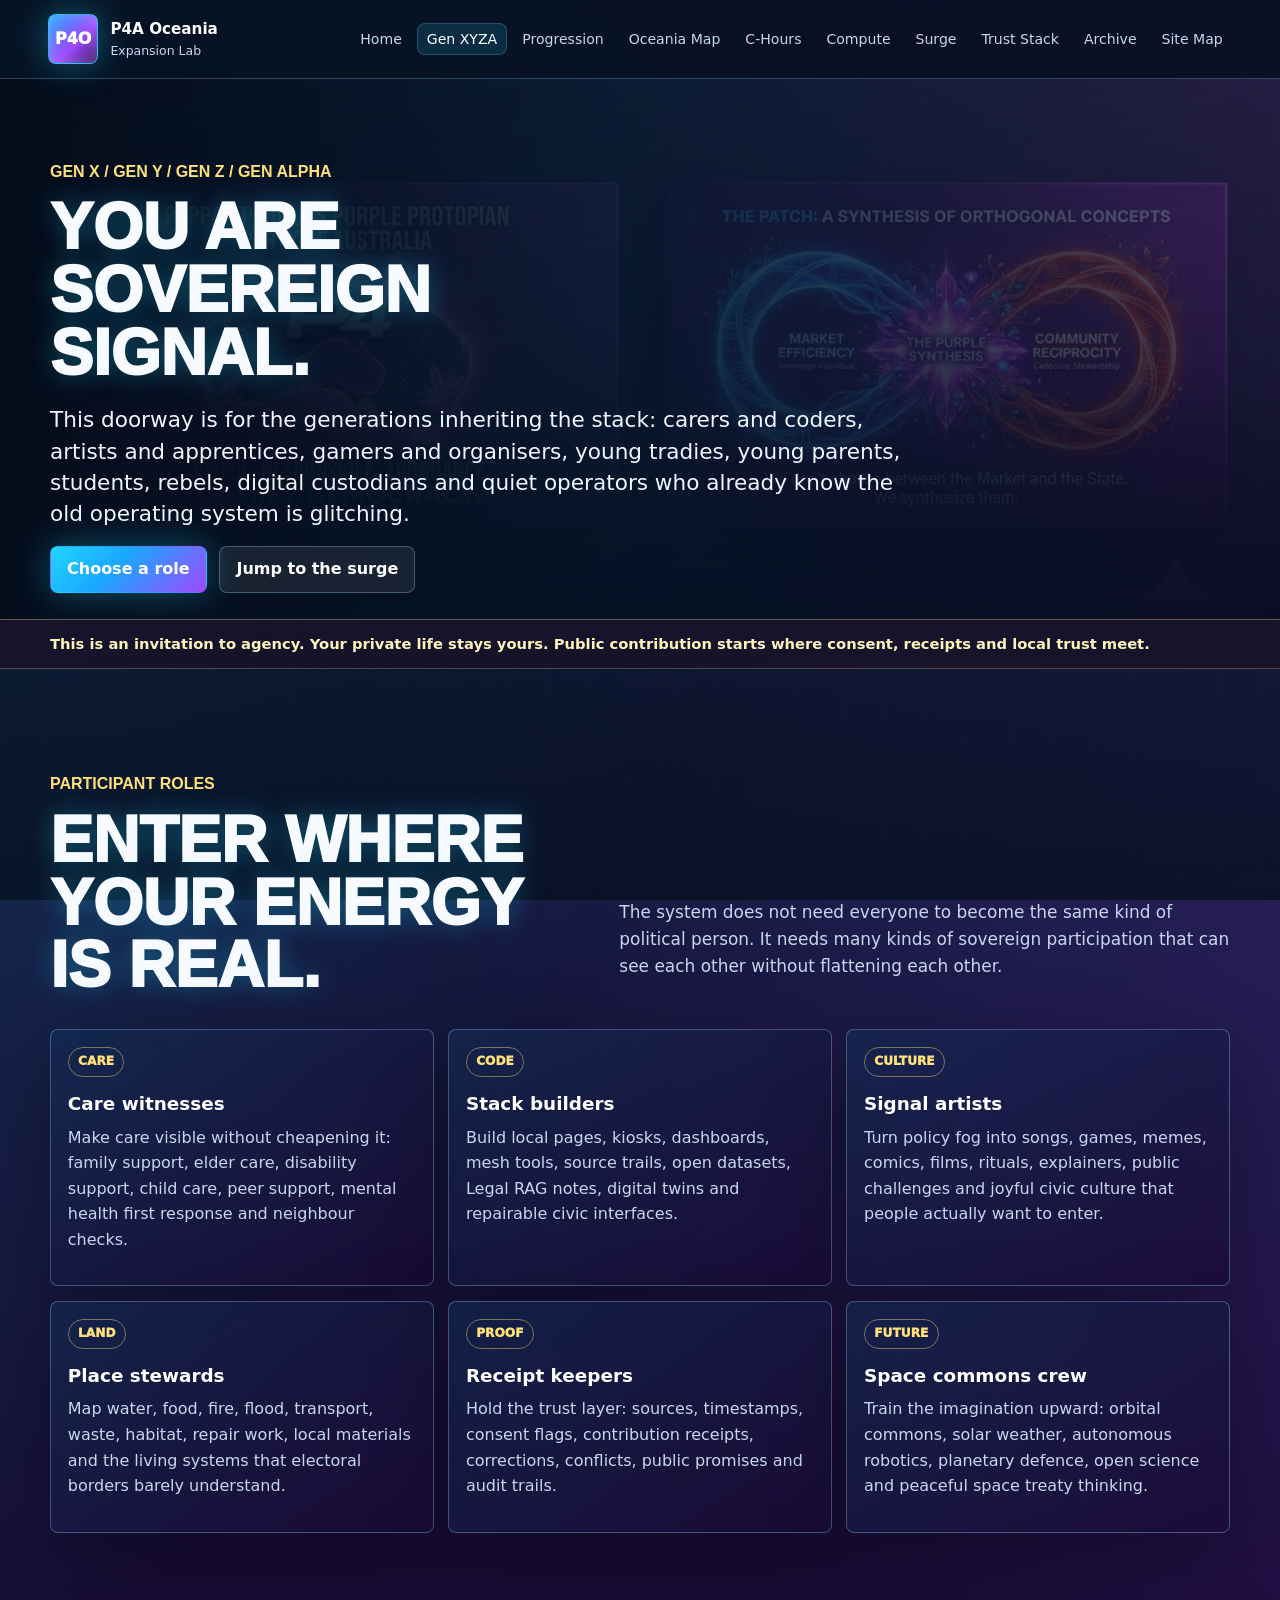
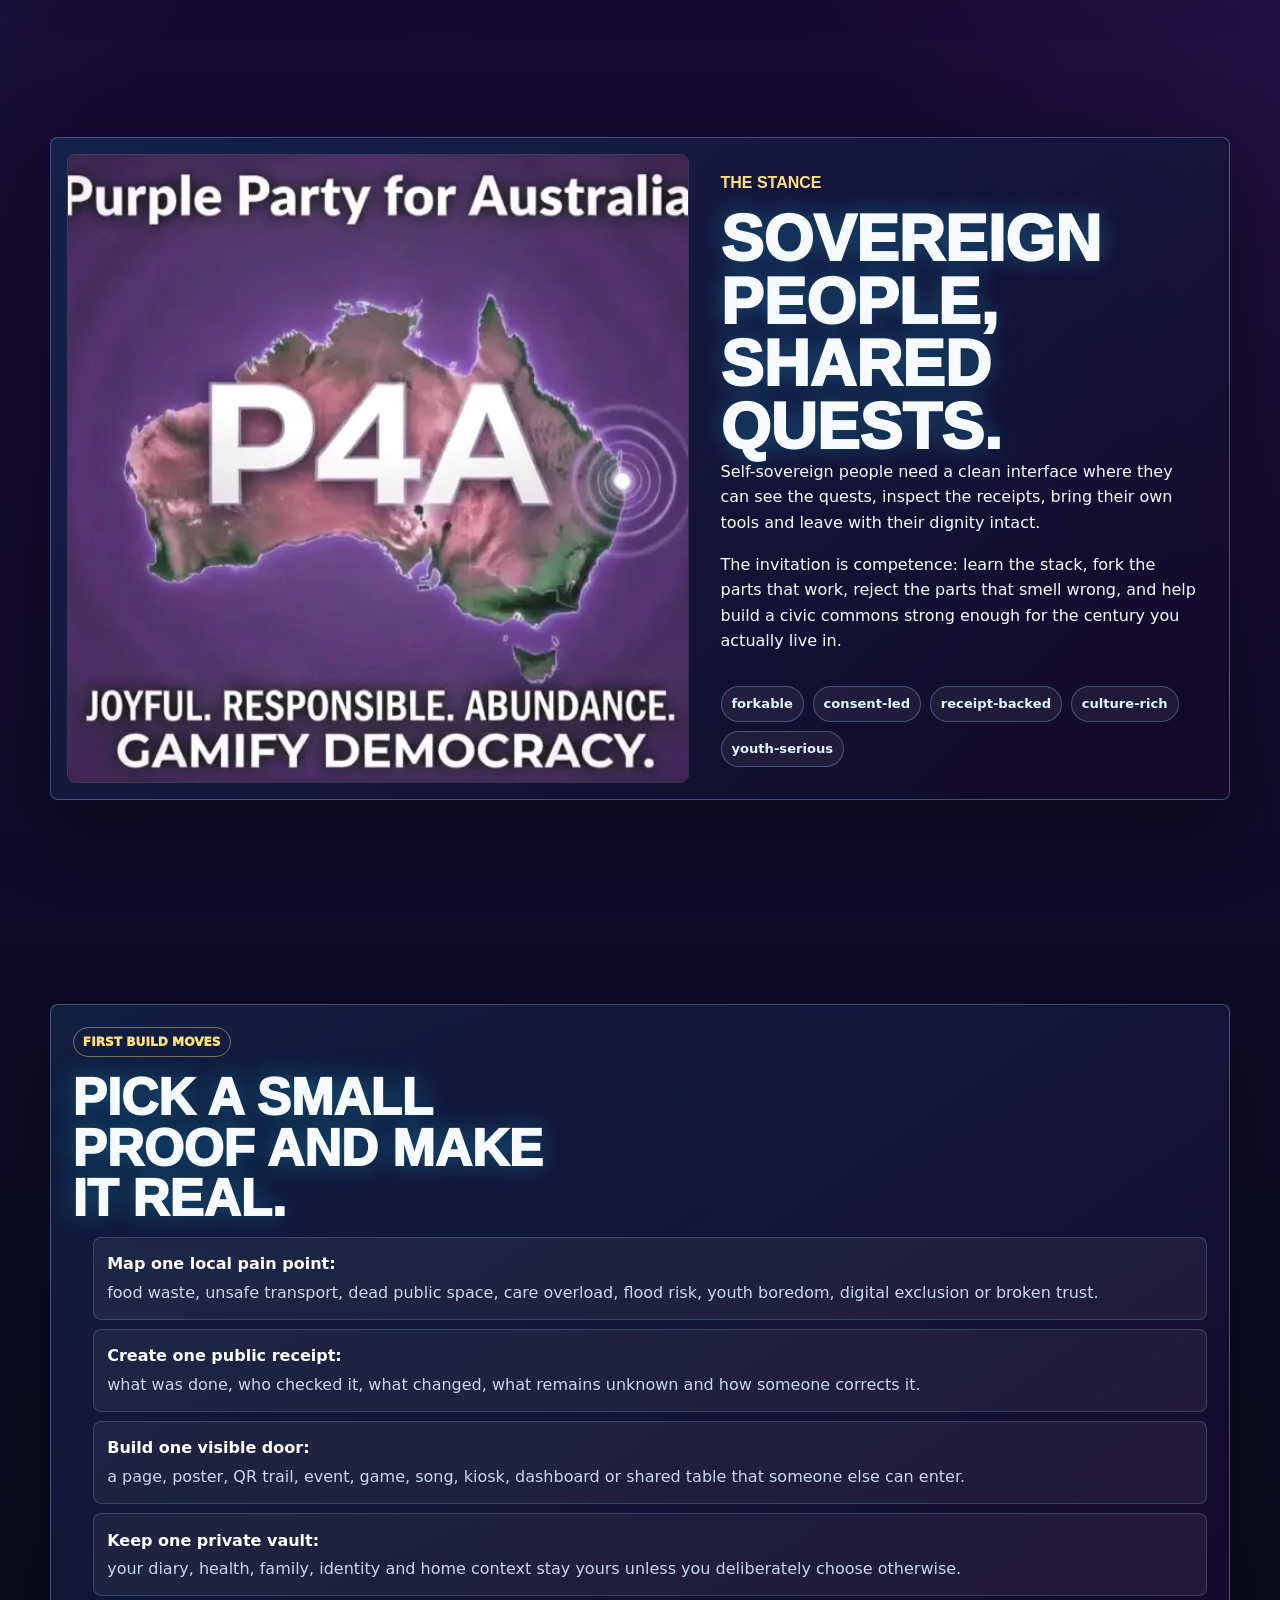
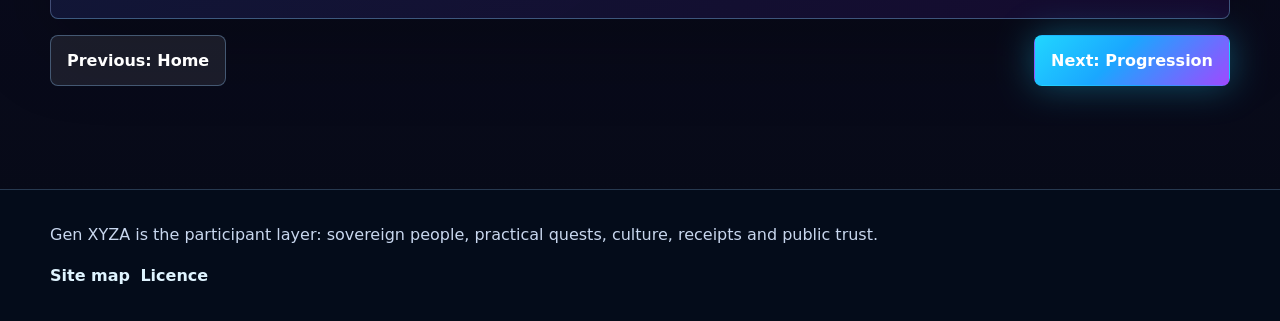
<file: pages/gen-xyza.html>
<!doctype html>
<html lang="en-AU">
<head>
  <meta charset="utf-8">
  <meta name="viewport" content="width=device-width, initial-scale=1">
  <title>Gen XYZA | P4A Oceania Expansion Lab</title>
  <meta name="description" content="A self-sovereign participant doorway for Gen X, Y, Z and Alpha citizens of Oceania entering the P4A civic operating system.">
  <meta name="theme-color" content="#102A4A">
  <link rel="icon" type="image/svg+xml" href="../assets/favicon.svg">
  <link rel="stylesheet" href="../styles.css?v=20260701c">
</head>
<body>
  <a class="skip-link" href="#main">Skip to content</a>
  <header class="site-header">
    <a class="brand" href="../index.html"><span class="brand-mark">P4O</span><span class="brand-text"><strong>P4A Oceania</strong><span>Expansion Lab</span></span></a>
    <button class="icon-button nav-toggle" type="button" data-nav-toggle aria-expanded="false" aria-label="Open navigation">Menu</button>
    <nav class="site-nav" data-nav aria-label="Main navigation">
      <a href="../index.html">Home</a>
      <a href="gen-xyza.html" aria-current="page">Gen XYZA</a>
      <a href="progression.html">Progression</a>
      <a href="oceania-map.html">Oceania Map</a>
      <a href="c-hours.html">C-Hours</a>
      <a href="compute.html">Compute</a>
      <a href="surge.html">Surge</a>
      <a href="compliance.html">Trust Stack</a>
      <a href="source-notes.html">Archive</a>
      <a href="site-map.html">Site Map</a>
    </nav>
  </header>

  <main id="main">
    <section class="hero page-hero">
      <div class="hero-image"><img loading="eager" fetchpriority="high" decoding="async" src="../assets/p4a-patch-synthesis.webp" alt="Blue-purple civic patch artwork for self-sovereign participants"></div>
      <div class="hero-content reveal">
        <p class="eyebrow">Gen X / Gen Y / Gen Z / Gen Alpha</p>
        <h1>You are sovereign signal.</h1>
        <p class="hero-copy">This doorway is for the generations inheriting the stack: carers and coders, artists and apprentices, gamers and organisers, young tradies, young parents, students, rebels, digital custodians and quiet operators who already know the old operating system is glitching.</p>
        <div class="hero-actions">
          <a class="button button-primary" href="#roles">Choose a role</a>
          <a class="button button-secondary" href="surge.html">Jump to the surge</a>
        </div>
      </div>
    </section>

    <div class="notice-strip"><span>This is an invitation to agency. Your private life stays yours. Public contribution starts where consent, receipts and local trust meet.</span></div>

    <section class="section" id="roles">
      <div class="section-heading reveal">
        <div><p class="eyebrow">Participant roles</p><h2>Enter where your energy is real.</h2></div>
        <p>The system does not need everyone to become the same kind of political person. It needs many kinds of sovereign participation that can see each other without flattening each other.</p>
      </div>
      <div class="feature-grid reveal">
        <article class="card">
          <span>Care</span>
          <h3>Care witnesses</h3>
          <p>Make care visible without cheapening it: family support, elder care, disability support, child care, peer support, mental health first response and neighbour checks.</p>
        </article>
        <article class="card">
          <span>Code</span>
          <h3>Stack builders</h3>
          <p>Build local pages, kiosks, dashboards, mesh tools, source trails, open datasets, Legal RAG notes, digital twins and repairable civic interfaces.</p>
        </article>
        <article class="card">
          <span>Culture</span>
          <h3>Signal artists</h3>
          <p>Turn policy fog into songs, games, memes, comics, films, rituals, explainers, public challenges and joyful civic culture that people actually want to enter.</p>
        </article>
        <article class="card">
          <span>Land</span>
          <h3>Place stewards</h3>
          <p>Map water, food, fire, flood, transport, waste, habitat, repair work, local materials and the living systems that electoral borders barely understand.</p>
        </article>
        <article class="card">
          <span>Proof</span>
          <h3>Receipt keepers</h3>
          <p>Hold the trust layer: sources, timestamps, consent flags, contribution receipts, corrections, conflicts, public promises and audit trails.</p>
        </article>
        <article class="card">
          <span>Future</span>
          <h3>Space commons crew</h3>
          <p>Train the imagination upward: orbital commons, solar weather, autonomous robotics, planetary defence, open science and peaceful space treaty thinking.</p>
        </article>
      </div>
    </section>

    <section class="section">
      <div class="media-panel reveal">
        <img loading="lazy" decoding="async" src="../assets/p4a-map-card.webp" alt="Blue-purple P4A map artwork representing the participant field">
        <div class="media-copy">
          <p class="eyebrow">The stance</p>
          <h2>Sovereign people, shared quests.</h2>
          <p>Self-sovereign people need a clean interface where they can see the quests, inspect the receipts, bring their own tools and leave with their dignity intact.</p>
          <p>The invitation is competence: learn the stack, fork the parts that work, reject the parts that smell wrong, and help build a civic commons strong enough for the century you actually live in.</p>
          <div class="signal-row"><span>forkable</span><span>consent-led</span><span>receipt-backed</span><span>culture-rich</span><span>youth-serious</span></div>
        </div>
      </div>
    </section>

    <section class="section">
      <div class="source-panel reveal">
        <span>First build moves</span>
        <h2>Pick a small proof and make it real.</h2>
        <ul class="status-list">
          <li><strong>Map one local pain point:</strong> food waste, unsafe transport, dead public space, care overload, flood risk, youth boredom, digital exclusion or broken trust.</li>
          <li><strong>Create one public receipt:</strong> what was done, who checked it, what changed, what remains unknown and how someone corrects it.</li>
          <li><strong>Build one visible door:</strong> a page, poster, QR trail, event, game, song, kiosk, dashboard or shared table that someone else can enter.</li>
          <li><strong>Keep one private vault:</strong> your diary, health, family, identity and home context stay yours unless you deliberately choose otherwise.</li>
        </ul>
      </div>
      <nav class="next-trail" aria-label="Page navigation">
        <a class="button button-secondary" href="../index.html">Previous: Home</a>
        <a class="button button-primary" href="progression.html">Next: Progression</a>
      </nav>
    </section>
  </main>

  <footer class="site-footer"><div><p>Gen XYZA is the participant layer: sovereign people, practical quests, culture, receipts and public trust.</p><nav class="footer-links" aria-label="Footer links"><a href="site-map.html">Site map</a><a href="../LICENCE.md">Licence</a></nav></div></footer>
  <script src="../script.js?v=20260701c"></script>
</body>
</html>
</file>
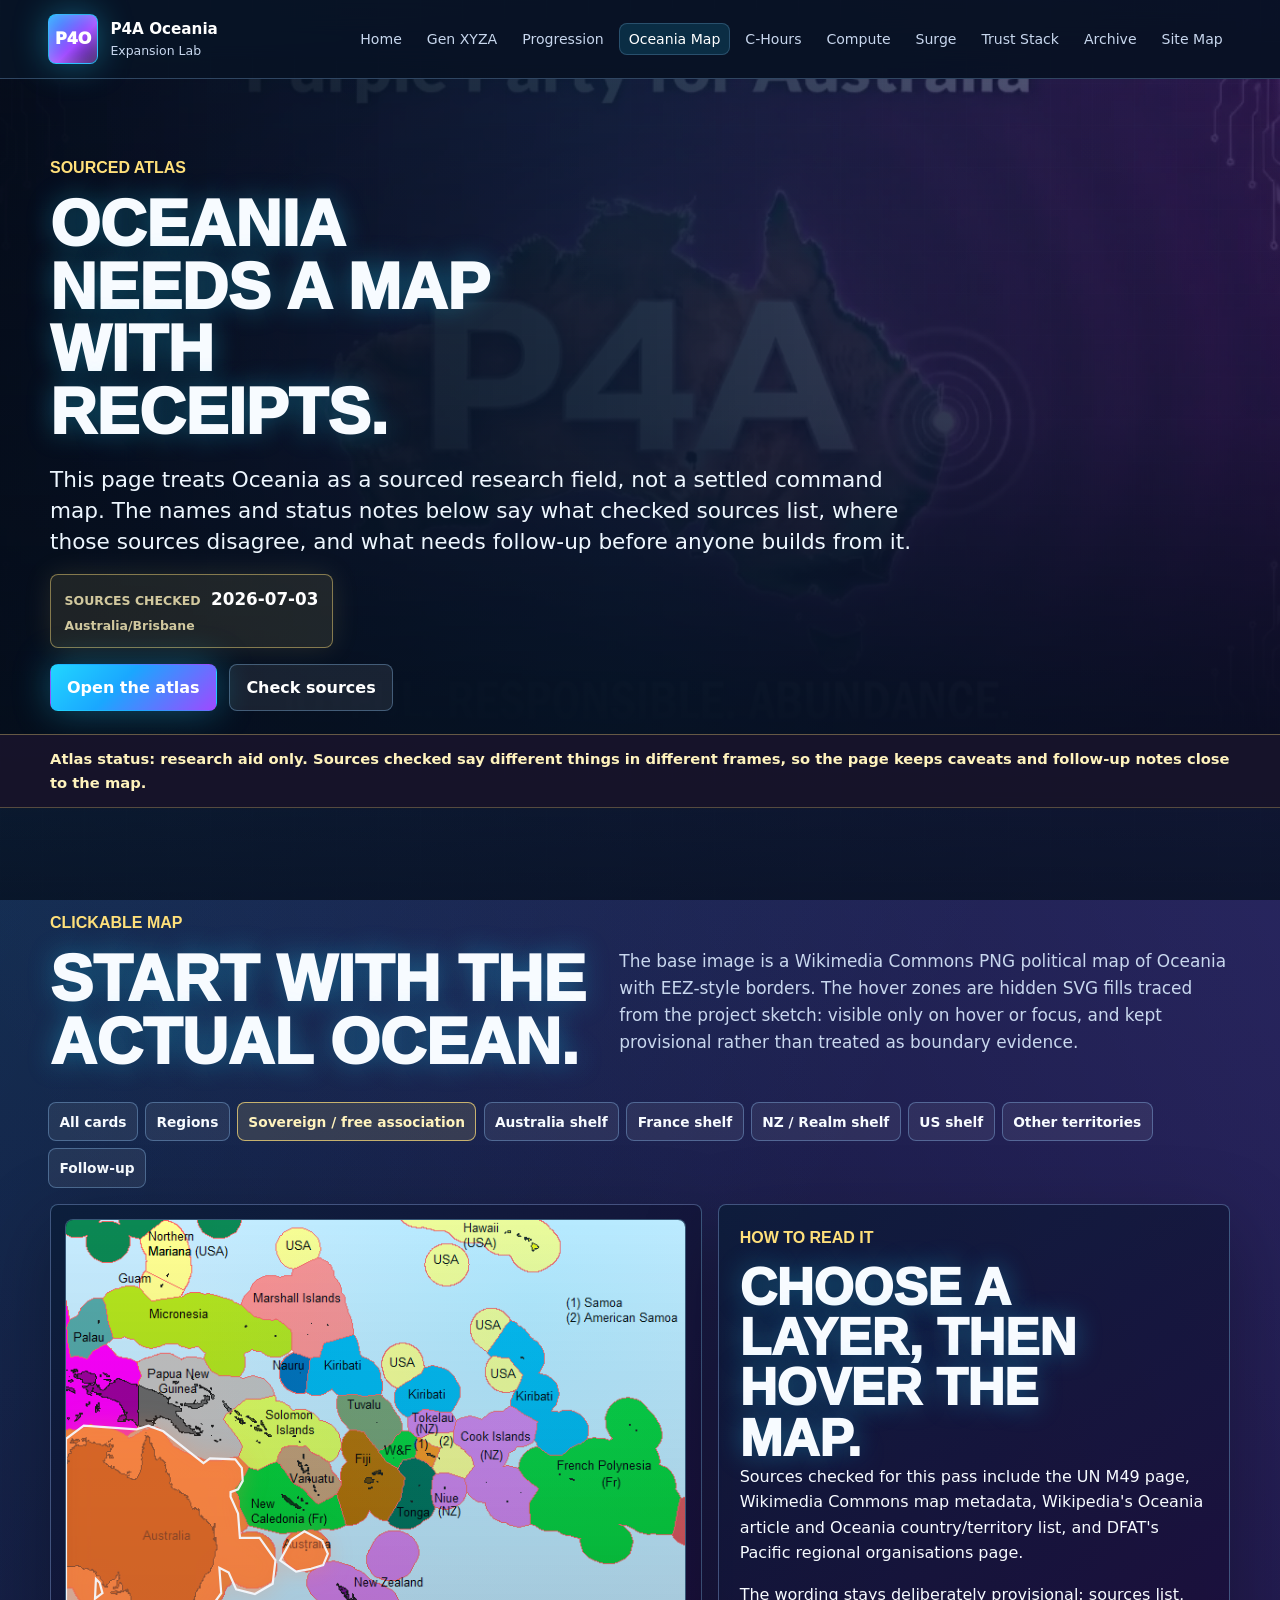
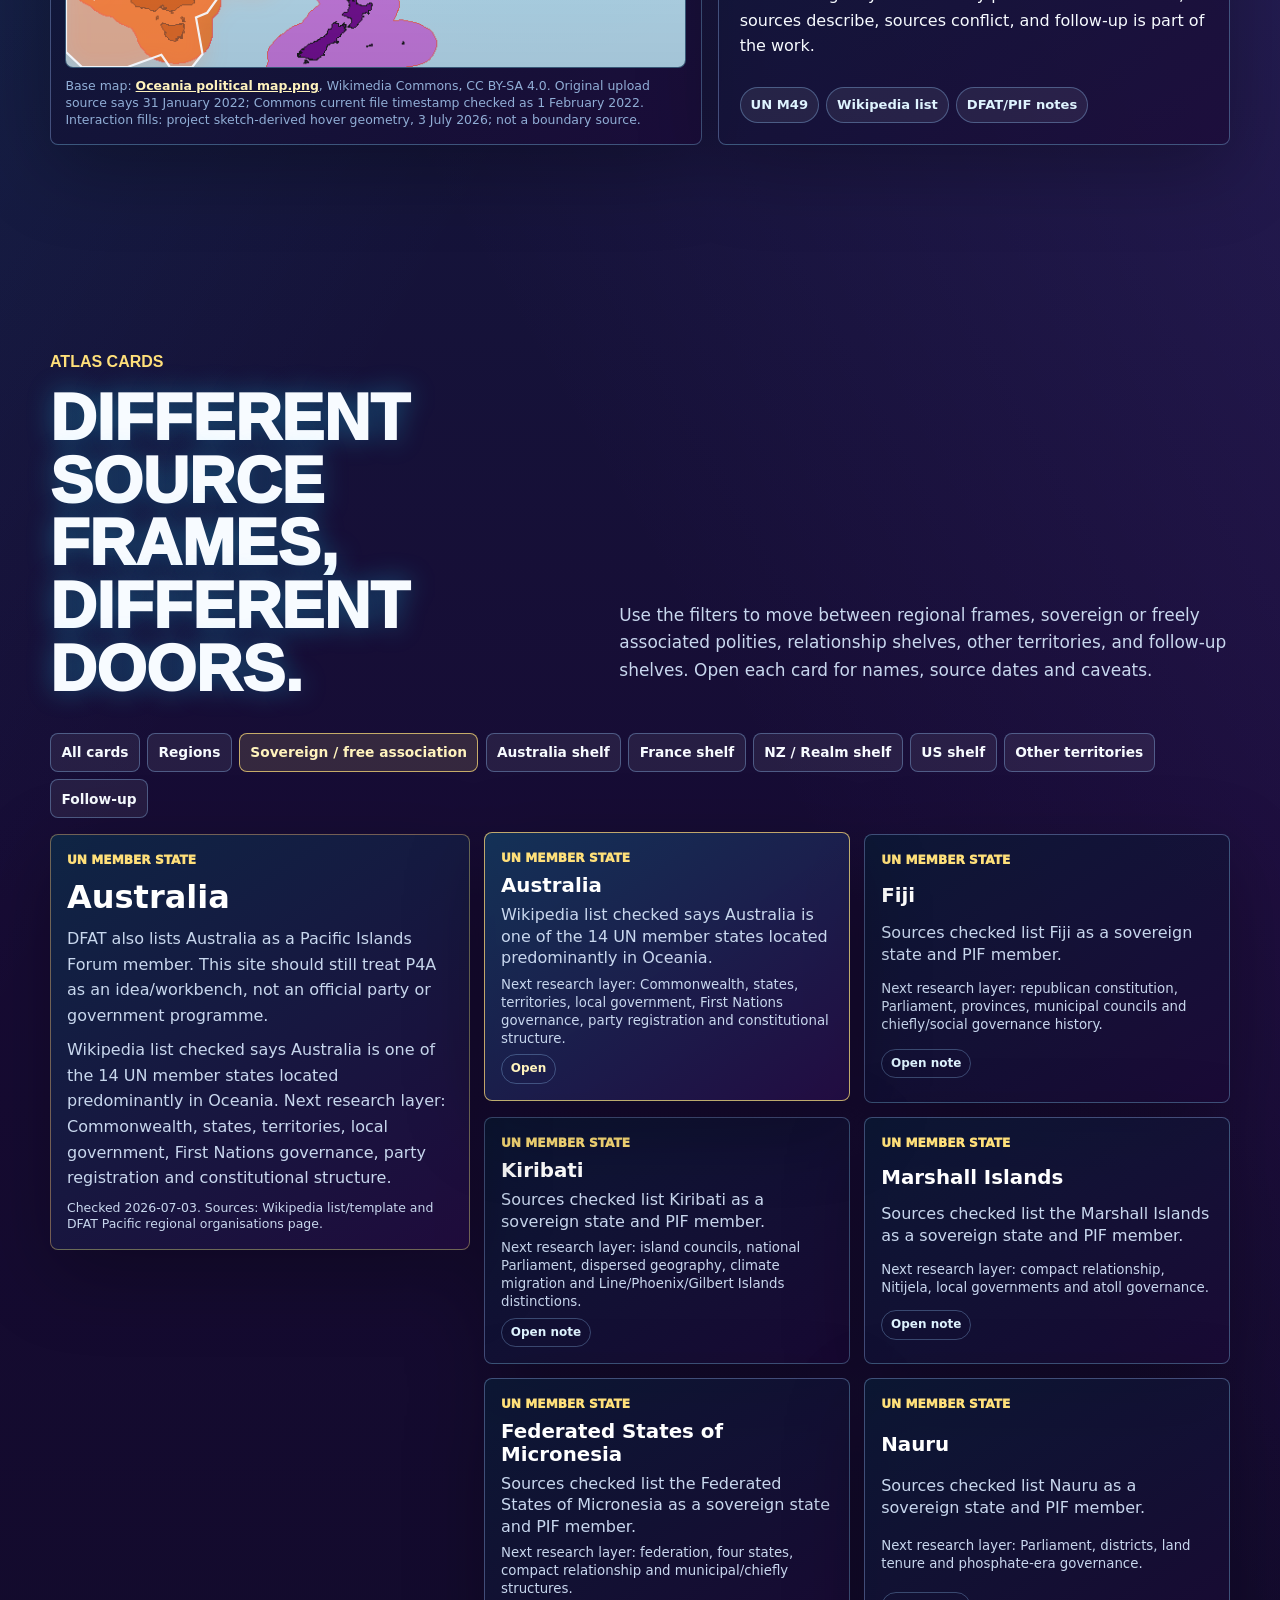
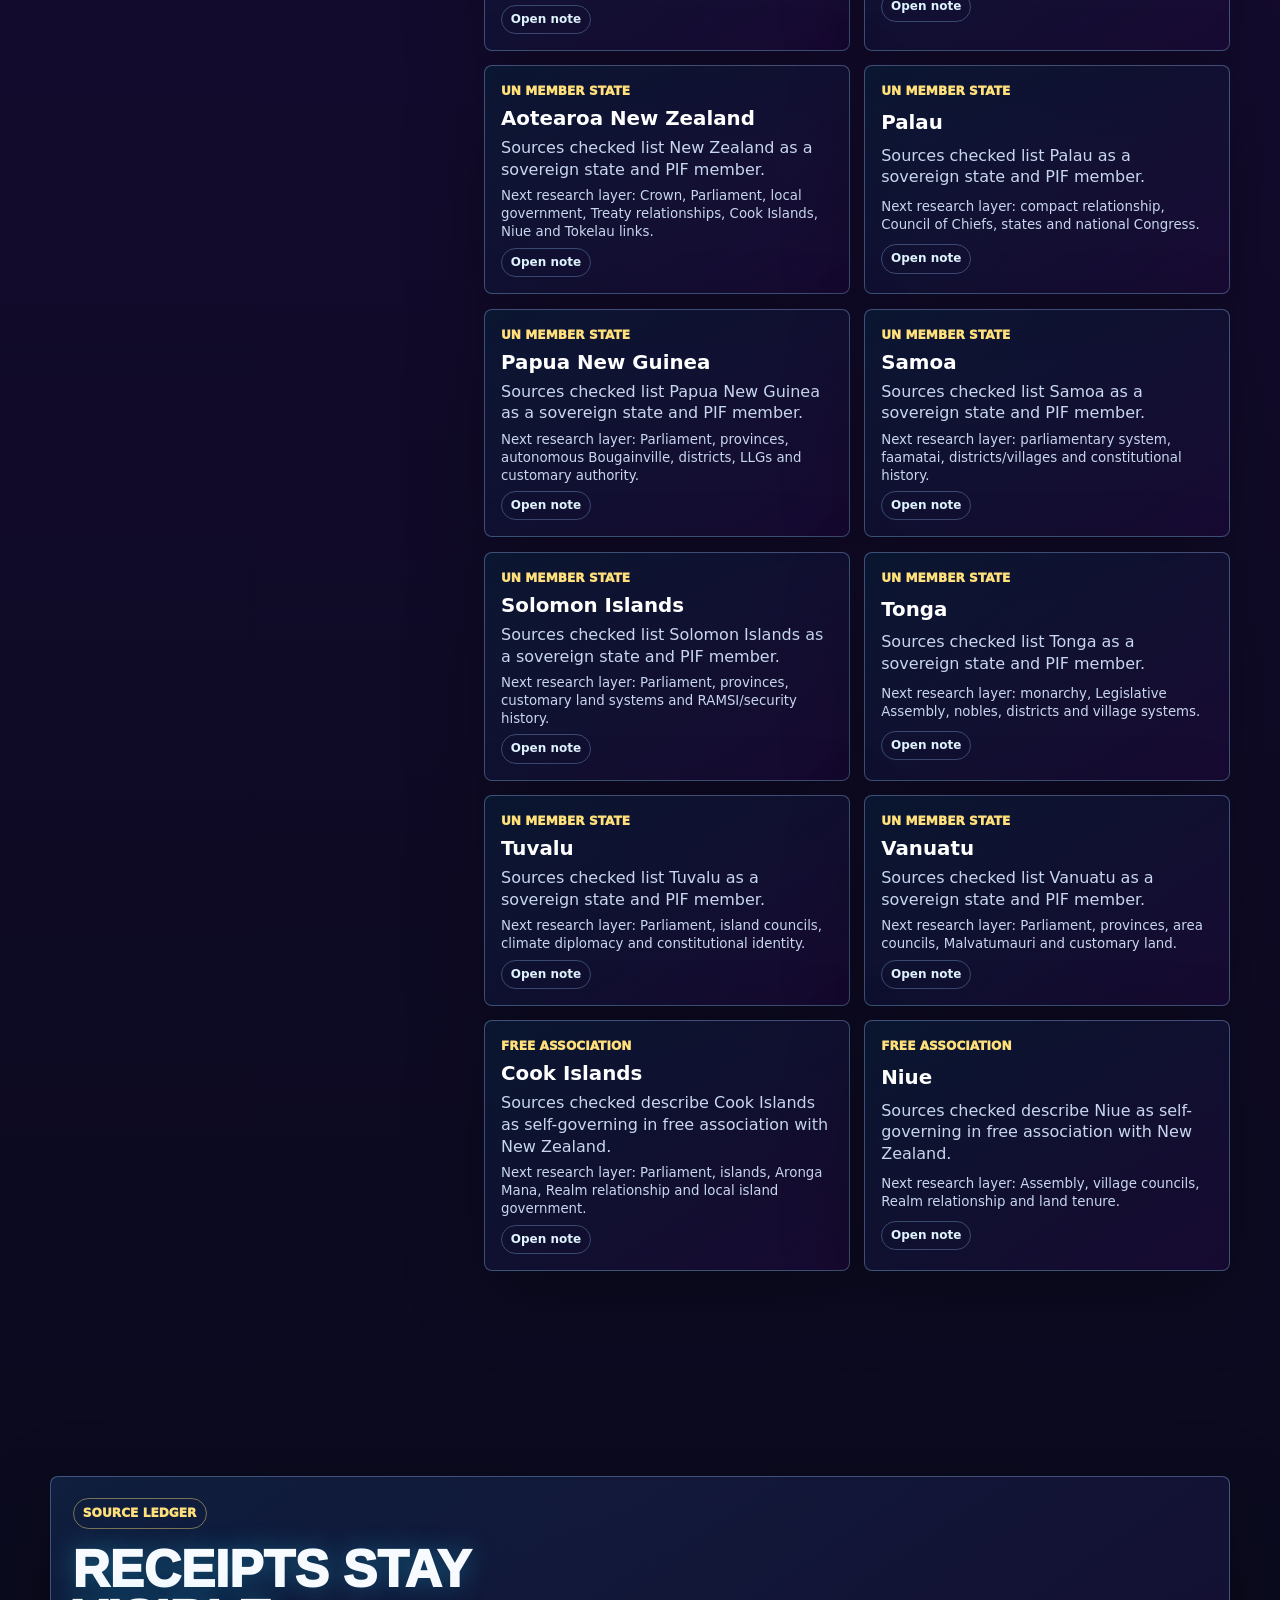
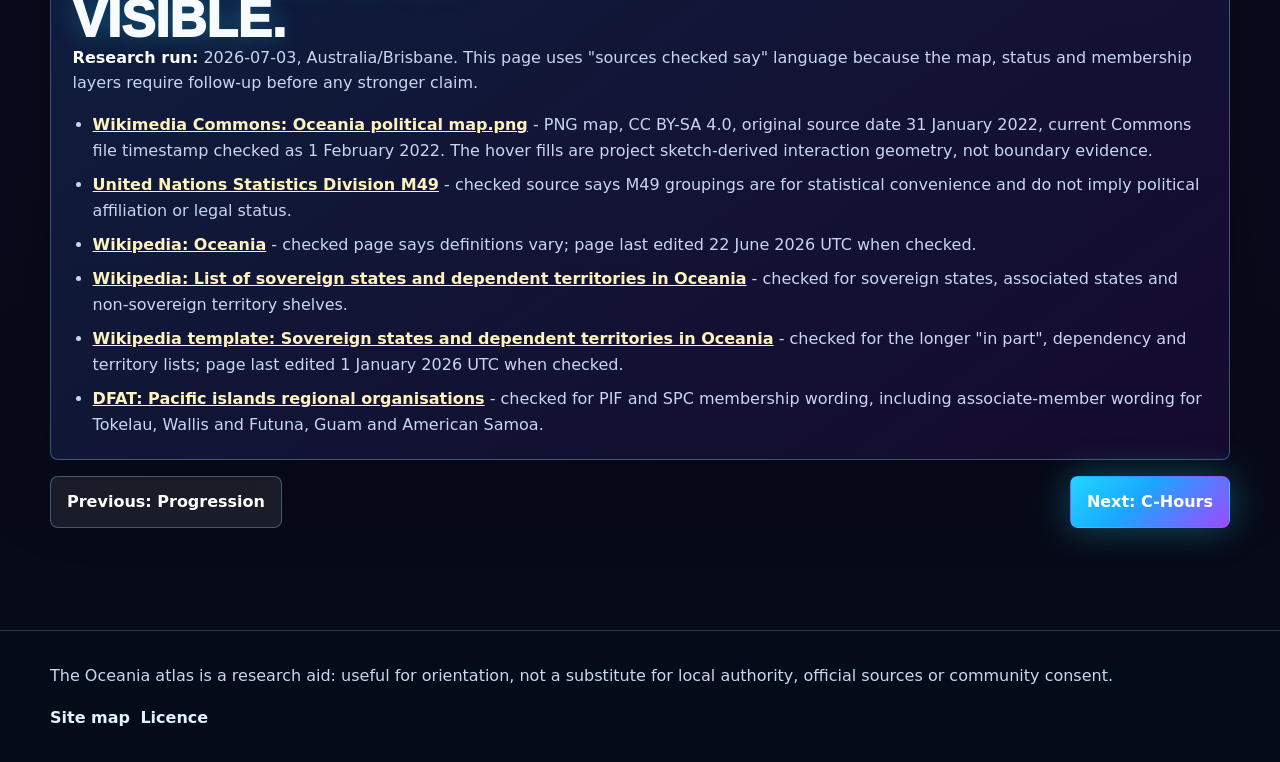
<file: pages/oceania-map.html>
<!doctype html>
<html lang="en-AU">
<head>
  <meta charset="utf-8">
  <meta name="viewport" content="width=device-width, initial-scale=1">
  <title>Oceania Map | P4A Oceania Expansion Lab</title>
  <meta name="description" content="A sourced Oceania atlas page for the P4A civic workbench idea, with a Wikimedia political map, layered hover regions, territory cards and follow-up notes.">
  <meta name="theme-color" content="#102A4A">
  <link rel="icon" type="image/svg+xml" href="../assets/favicon.svg">
  <link rel="stylesheet" href="../styles.css?v=20260703h">
</head>
<body>
  <a class="skip-link" href="#main">Skip to content</a>
  <header class="site-header">
    <a class="brand" href="../index.html"><span class="brand-mark">P4O</span><span class="brand-text"><strong>P4A Oceania</strong><span>Expansion Lab</span></span></a>
    <button class="icon-button nav-toggle" type="button" data-nav-toggle aria-expanded="false" aria-label="Open navigation">Menu</button>
    <nav class="site-nav" data-nav aria-label="Main navigation">
      <a href="../index.html">Home</a>
      <a href="gen-xyza.html">Gen XYZA</a>
      <a href="progression.html">Progression</a>
      <a href="oceania-map.html" aria-current="page">Oceania Map</a>
      <a href="c-hours.html">C-Hours</a>
      <a href="compute.html">Compute</a>
      <a href="surge.html">Surge</a>
      <a href="compliance.html">Trust Stack</a>
      <a href="source-notes.html">Archive</a>
      <a href="site-map.html">Site Map</a>
    </nav>
  </header>

  <main id="main">
    <section class="hero page-hero">
      <div class="hero-image"><img loading="eager" fetchpriority="high" decoding="async" src="../assets/p4a-map-card.webp" alt="Blue-purple P4A map artwork used as a seed image for Oceania questions"></div>
      <div class="hero-content reveal">
        <p class="eyebrow">Sourced atlas</p>
        <h1>Oceania needs a map with receipts.</h1>
        <p class="hero-copy">This page treats Oceania as a sourced research field, not a settled command map. The names and status notes below say what checked sources list, where those sources disagree, and what needs follow-up before anyone builds from it.</p>
        <div class="research-badge"><span>Sources checked</span><strong>2026-07-03</strong><small>Australia/Brisbane</small></div>
        <div class="hero-actions"><a class="button button-primary" href="#atlas">Open the atlas</a><a class="button button-secondary" href="#source-ledger">Check sources</a></div>
      </div>
    </section>

    <div class="notice-strip"><span>Atlas status: research aid only. Sources checked say different things in different frames, so the page keeps caveats and follow-up notes close to the map.</span></div>

    <section class="section" id="atlas">
      <div class="section-heading reveal">
        <div><p class="eyebrow">Clickable map</p><h2>Start with the actual ocean.</h2></div>
        <p>The base image is a Wikimedia Commons PNG political map of Oceania with EEZ-style borders. The hover zones are hidden SVG fills traced from the project sketch: visible only on hover or focus, and kept provisional rather than treated as boundary evidence.</p>
      </div>
      <div class="region-buttons oceania-filter-buttons oceania-filter-buttons--map reveal" role="group" aria-label="Filter Oceania map layers">
        <button type="button" data-oceania-choice="all" aria-pressed="true">All cards</button>
        <button type="button" data-oceania-choice="region" aria-pressed="false">Regions</button>
        <button type="button" data-oceania-choice="sovereign" aria-pressed="false">Sovereign / free association</button>
        <button type="button" data-oceania-choice="australia-admin" aria-pressed="false">Australia shelf</button>
        <button type="button" data-oceania-choice="france-admin" aria-pressed="false">France shelf</button>
        <button type="button" data-oceania-choice="new-zealand-admin" aria-pressed="false">NZ / Realm shelf</button>
        <button type="button" data-oceania-choice="us-admin" aria-pressed="false">US shelf</button>
        <button type="button" data-oceania-choice="other-territory" aria-pressed="false">Other territories</button>
        <button type="button" data-oceania-choice="followup" aria-pressed="false">Follow-up</button>
      </div>
      <div class="oceania-atlas-layout reveal" data-oceania-atlas>
        <div class="oceania-map-panel">
          <div class="oceania-map-stage">
            <img class="oceania-map-image" src="../assets/oceania-political-map.png" alt="Political map of Oceania with country and territory labels from Wikimedia Commons">
            <svg class="oceania-hit-map" viewBox="0 0 662 478" preserveAspectRatio="none" role="img" aria-labelledby="oceania-hit-title oceania-hit-desc" data-oceania-hit-map>
              <title id="oceania-hit-title">Interactive hit regions over the Wikimedia Oceania map</title>
              <desc id="oceania-hit-desc">Hover or focus a source-listed area to highlight the matching atlas card.</desc>
            </svg>
          </div>
          <p class="map-source">Base map: <a href="https://commons.wikimedia.org/wiki/File:Oceania_political_map.png">Oceania political map.png</a>, Wikimedia Commons, CC BY-SA 4.0. Original upload source says 31 January 2022; Commons current file timestamp checked as 1 February 2022. Interaction fills: project sketch-derived hover geometry, 3 July 2026; not a boundary source.</p>
        </div>
        <div class="oceania-atlas-copy">
          <p class="eyebrow">How to read it</p>
          <h2>Choose a layer, then hover the map.</h2>
          <p>Sources checked for this pass include the UN M49 page, Wikimedia Commons map metadata, Wikipedia's Oceania article and Oceania country/territory list, and DFAT's Pacific regional organisations page.</p>
          <p>The wording stays deliberately provisional: sources list, sources describe, sources conflict, and follow-up is part of the work.</p>
          <div class="source-chip-row" aria-label="Fast source links">
            <a href="https://unstats.un.org/unsd/methodology/m49/">UN M49</a>
            <a href="https://en.wikipedia.org/wiki/List_of_sovereign_states_and_dependent_territories_in_Oceania">Wikipedia list</a>
            <a href="https://www.dfat.gov.au/international-relations/regional-architecture/pacific-islands/pacific-islands-regional-organisation">DFAT/PIF notes</a>
          </div>
        </div>
      </div>
    </section>

    <section class="section" id="regions">
      <div class="section-heading reveal">
        <div><p class="eyebrow">Atlas cards</p><h2>Different source frames, different doors.</h2></div>
        <p>Use the filters to move between regional frames, sovereign or freely associated polities, relationship shelves, other territories, and follow-up shelves. Open each card for names, source dates and caveats.</p>
      </div>
      <div class="oceania-atlas reveal" data-oceania-atlas>
        <div class="region-buttons oceania-filter-buttons" role="group" aria-label="Filter Oceania atlas cards">
          <button type="button" data-oceania-choice="all" aria-pressed="true">All cards</button>
          <button type="button" data-oceania-choice="region" aria-pressed="false">Regions</button>
          <button type="button" data-oceania-choice="sovereign" aria-pressed="false">Sovereign / free association</button>
          <button type="button" data-oceania-choice="australia-admin" aria-pressed="false">Australia shelf</button>
          <button type="button" data-oceania-choice="france-admin" aria-pressed="false">France shelf</button>
          <button type="button" data-oceania-choice="new-zealand-admin" aria-pressed="false">NZ / Realm shelf</button>
          <button type="button" data-oceania-choice="us-admin" aria-pressed="false">US shelf</button>
          <button type="button" data-oceania-choice="other-territory" aria-pressed="false">Other territories</button>
          <button type="button" data-oceania-choice="followup" aria-pressed="false">Follow-up</button>
        </div>
        <div class="oceania-card-layout">
          <aside class="oceania-detail-panel" data-oceania-detail aria-live="polite">
            <span data-oceania-detail-kind>Source frame</span>
            <h3 data-oceania-detail-name>Hover or open an area</h3>
            <p data-oceania-detail-summary>The atlas will show the matching source note here.</p>
            <p data-oceania-detail-status></p>
            <p class="source-line" data-oceania-detail-source></p>
          </aside>
          <div class="oceania-card-grid" data-oceania-card-grid></div>
        </div>
      </div>
    </section>

    <section class="section" id="source-ledger">
      <div class="source-panel reveal">
        <span>Source ledger</span>
        <h2>Receipts stay visible.</h2>
        <p><strong>Research run:</strong> 2026-07-03, Australia/Brisbane. This page uses "sources checked say" language because the map, status and membership layers require follow-up before any stronger claim.</p>
        <ul>
          <li><a href="https://commons.wikimedia.org/wiki/File:Oceania_political_map.png">Wikimedia Commons: Oceania political map.png</a> - PNG map, CC BY-SA 4.0, original source date 31 January 2022, current Commons file timestamp checked as 1 February 2022. The hover fills are project sketch-derived interaction geometry, not boundary evidence.</li>
          <li><a href="https://unstats.un.org/unsd/methodology/m49/">United Nations Statistics Division M49</a> - checked source says M49 groupings are for statistical convenience and do not imply political affiliation or legal status.</li>
          <li><a href="https://en.wikipedia.org/wiki/Oceania">Wikipedia: Oceania</a> - checked page says definitions vary; page last edited 22 June 2026 UTC when checked.</li>
          <li><a href="https://en.wikipedia.org/wiki/List_of_sovereign_states_and_dependent_territories_in_Oceania">Wikipedia: List of sovereign states and dependent territories in Oceania</a> - checked for sovereign states, associated states and non-sovereign territory shelves.</li>
          <li><a href="https://en.wikipedia.org/wiki/Template:Sovereign_states_and_dependent_territories_in_Oceania">Wikipedia template: Sovereign states and dependent territories in Oceania</a> - checked for the longer "in part", dependency and territory lists; page last edited 1 January 2026 UTC when checked.</li>
          <li><a href="https://www.dfat.gov.au/international-relations/regional-architecture/pacific-islands/pacific-islands-regional-organisation">DFAT: Pacific islands regional organisations</a> - checked for PIF and SPC membership wording, including associate-member wording for Tokelau, Wallis and Futuna, Guam and American Samoa.</li>
        </ul>
      </div>
      <nav class="next-trail" aria-label="Page navigation">
        <a class="button button-secondary" href="progression.html">Previous: Progression</a>
        <a class="button button-primary" href="c-hours.html">Next: C-Hours</a>
      </nav>
    </section>
  </main>

  <footer class="site-footer"><div><p>The Oceania atlas is a research aid: useful for orientation, not a substitute for local authority, official sources or community consent.</p><nav class="footer-links" aria-label="Footer links"><a href="site-map.html">Site map</a><a href="../LICENCE.md">Licence</a></nav></div></footer>
  <script src="../script.js?v=20260703h"></script>
</body>
</html>
</file>
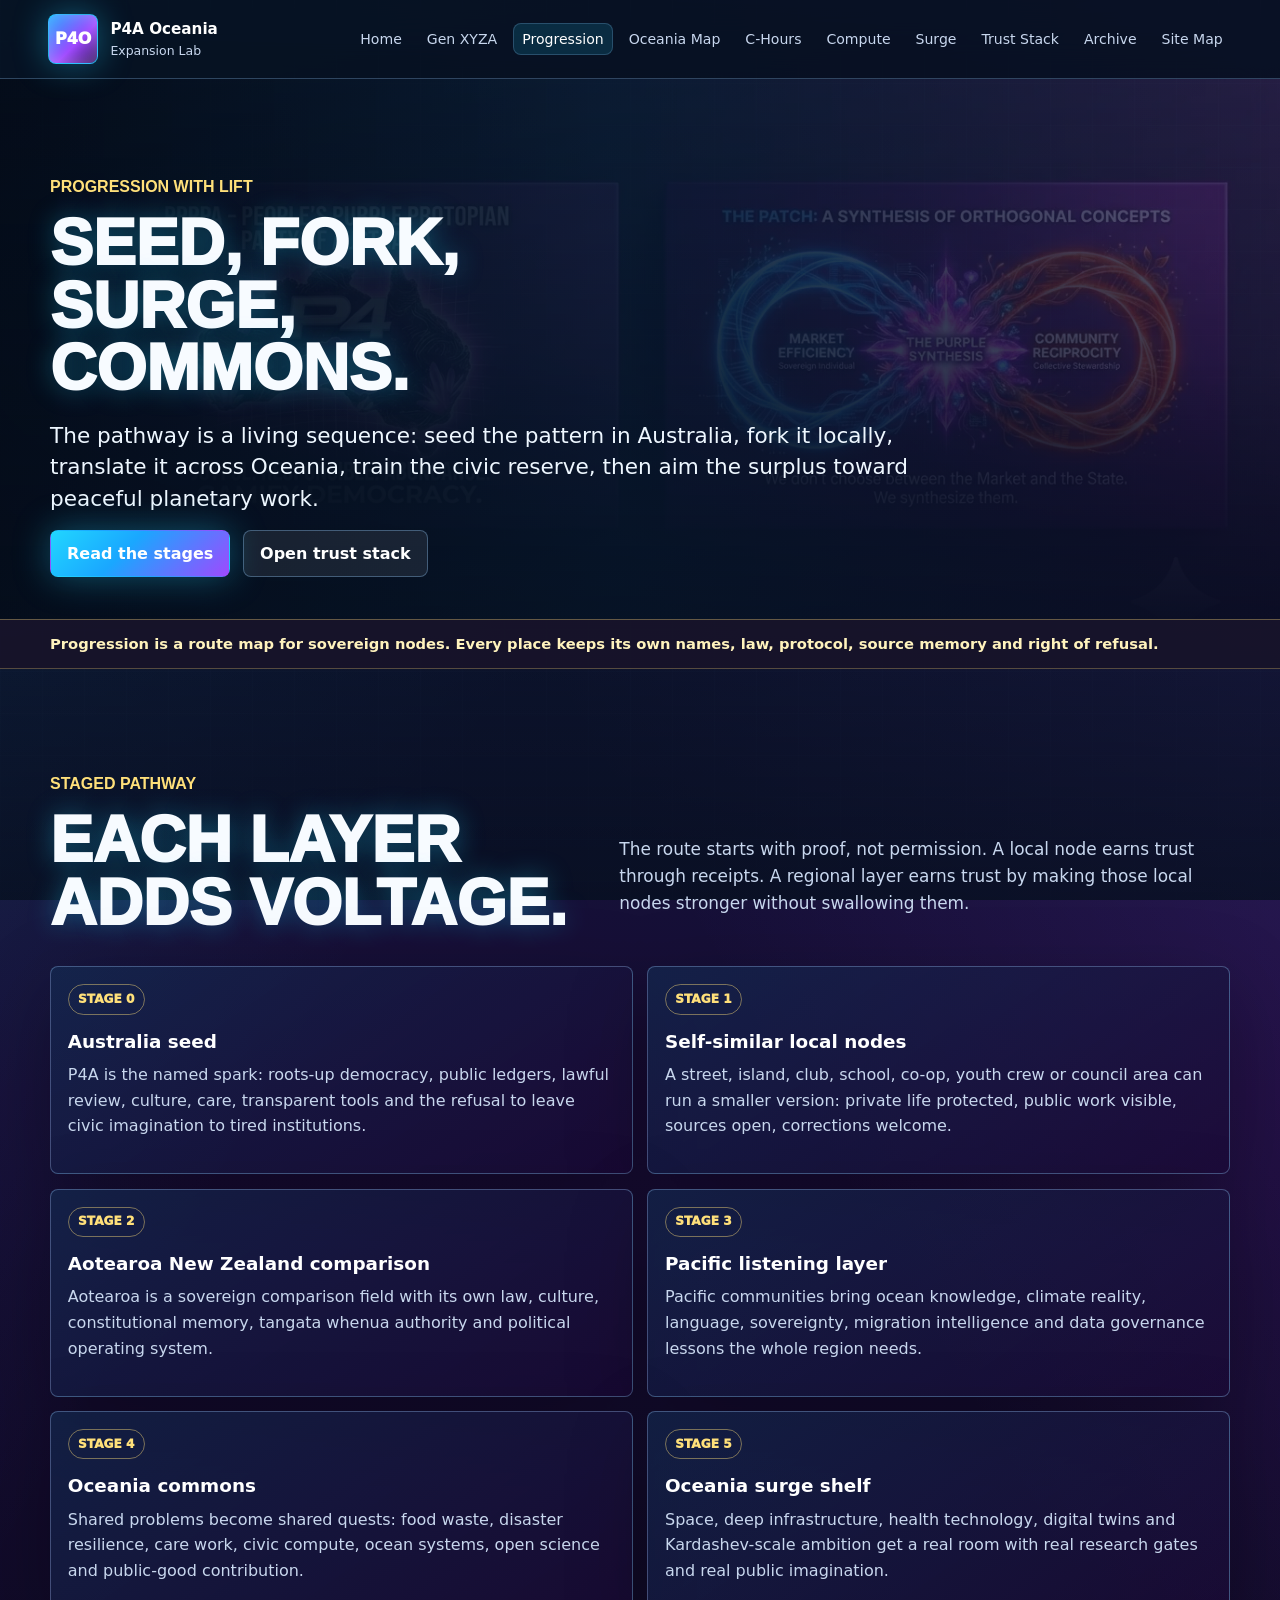
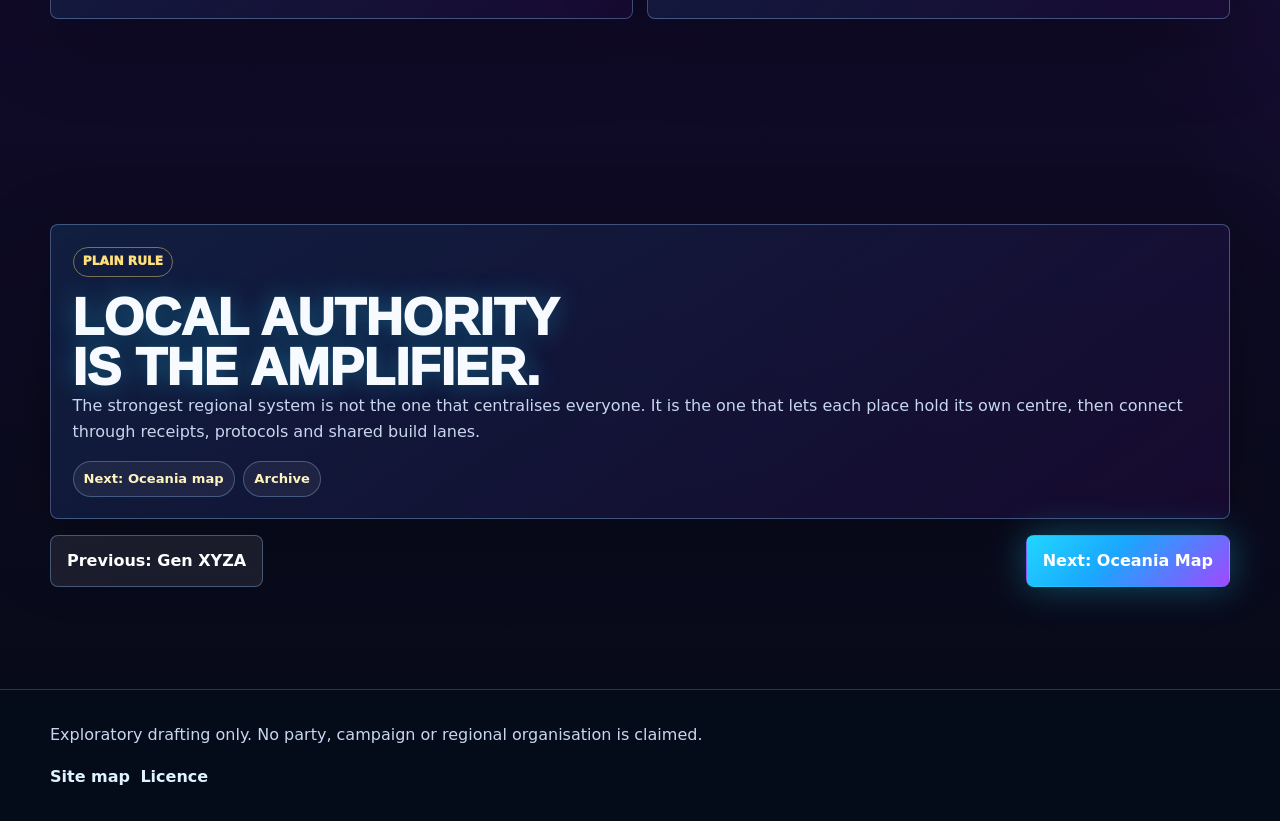
<file: pages/progression.html>
<!doctype html>
<html lang="en-AU">
<head>
  <meta charset="utf-8">
  <meta name="viewport" content="width=device-width, initial-scale=1">
  <title>Progression | P4A Oceania Expansion Lab</title>
  <meta name="description" content="A careful staged pathway from the P4A Australian seed toward Oceania translation, listening and speculative future shelves.">
  <meta name="theme-color" content="#102A4A">
  <link rel="icon" type="image/svg+xml" href="../assets/favicon.svg">
  <link rel="stylesheet" href="../styles.css?v=20260701c">
</head>
<body>
  <a class="skip-link" href="#main">Skip to content</a>
  <header class="site-header">
    <a class="brand" href="../index.html"><span class="brand-mark">P4O</span><span class="brand-text"><strong>P4A Oceania</strong><span>Expansion Lab</span></span></a>
    <button class="icon-button nav-toggle" type="button" data-nav-toggle aria-expanded="false" aria-label="Open navigation">Menu</button>
    <nav class="site-nav" data-nav aria-label="Main navigation">
      <a href="../index.html">Home</a>
      <a href="gen-xyza.html">Gen XYZA</a>
      <a href="progression.html" aria-current="page">Progression</a>
      <a href="oceania-map.html">Oceania Map</a>
      <a href="c-hours.html">C-Hours</a>
      <a href="compute.html">Compute</a>
      <a href="surge.html">Surge</a>
      <a href="compliance.html">Trust Stack</a>
      <a href="source-notes.html">Archive</a>
      <a href="site-map.html">Site Map</a>
    </nav>
  </header>

  <main id="main">
    <section class="hero page-hero">
      <div class="hero-image"><img loading="eager" fetchpriority="high" decoding="async" src="../assets/p4a-patch-synthesis.webp" alt="P4A patch synthesis artwork in blue-purple civic style"></div>
      <div class="hero-content reveal">
        <p class="eyebrow">Progression with lift</p>
        <h1>Seed, fork, surge, commons.</h1>
        <p class="hero-copy">The pathway is a living sequence: seed the pattern in Australia, fork it locally, translate it across Oceania, train the civic reserve, then aim the surplus toward peaceful planetary work.</p>
        <div class="hero-actions">
          <a class="button button-primary" href="#stages">Read the stages</a>
          <a class="button button-secondary" href="compliance.html">Open trust stack</a>
        </div>
      </div>
    </section>

    <div class="notice-strip"><span>Progression is a route map for sovereign nodes. Every place keeps its own names, law, protocol, source memory and right of refusal.</span></div>

    <section class="section" id="stages">
      <div class="section-heading reveal">
        <div><p class="eyebrow">Staged pathway</p><h2>Each layer adds voltage.</h2></div>
        <p>The route starts with proof, not permission. A local node earns trust through receipts. A regional layer earns trust by making those local nodes stronger without swallowing them.</p>
      </div>
      <div class="phase-grid reveal">
        <article class="phase-card">
          <span>Stage 0</span>
          <h3>Australia seed</h3>
          <p>P4A is the named spark: roots-up democracy, public ledgers, lawful review, culture, care, transparent tools and the refusal to leave civic imagination to tired institutions.</p>
        </article>
        <article class="phase-card">
          <span>Stage 1</span>
          <h3>Self-similar local nodes</h3>
          <p>A street, island, club, school, co-op, youth crew or council area can run a smaller version: private life protected, public work visible, sources open, corrections welcome.</p>
        </article>
        <article class="phase-card">
          <span>Stage 2</span>
          <h3>Aotearoa New Zealand comparison</h3>
          <p>Aotearoa is a sovereign comparison field with its own law, culture, constitutional memory, tangata whenua authority and political operating system.</p>
        </article>
        <article class="phase-card">
          <span>Stage 3</span>
          <h3>Pacific listening layer</h3>
          <p>Pacific communities bring ocean knowledge, climate reality, language, sovereignty, migration intelligence and data governance lessons the whole region needs.</p>
        </article>
        <article class="phase-card">
          <span>Stage 4</span>
          <h3>Oceania commons</h3>
          <p>Shared problems become shared quests: food waste, disaster resilience, care work, civic compute, ocean systems, open science and public-good contribution.</p>
        </article>
        <article class="phase-card">
          <span>Stage 5</span>
          <h3>Oceania surge shelf</h3>
          <p>Space, deep infrastructure, health technology, digital twins and Kardashev-scale ambition get a real room with real research gates and real public imagination.</p>
        </article>
      </div>
    </section>

    <section class="section">
      <div class="source-panel reveal">
        <span>Plain rule</span>
        <h2>Local authority is the amplifier.</h2>
        <p>The strongest regional system is not the one that centralises everyone. It is the one that lets each place hold its own centre, then connect through receipts, protocols and shared build lanes.</p>
        <div class="signal-row"><a href="oceania-map.html">Next: Oceania map</a><a href="source-notes.html">Archive</a></div>
      </div>
      <nav class="next-trail" aria-label="Page navigation">
        <a class="button button-secondary" href="gen-xyza.html">Previous: Gen XYZA</a>
        <a class="button button-primary" href="oceania-map.html">Next: Oceania Map</a>
      </nav>
    </section>
  </main>

  <footer class="site-footer"><div><p>Exploratory drafting only. No party, campaign or regional organisation is claimed.</p><nav class="footer-links" aria-label="Footer links"><a href="site-map.html">Site map</a><a href="../LICENCE.md">Licence</a></nav></div></footer>
  <script src="../script.js?v=20260701c"></script>
</body>
</html>
</file>
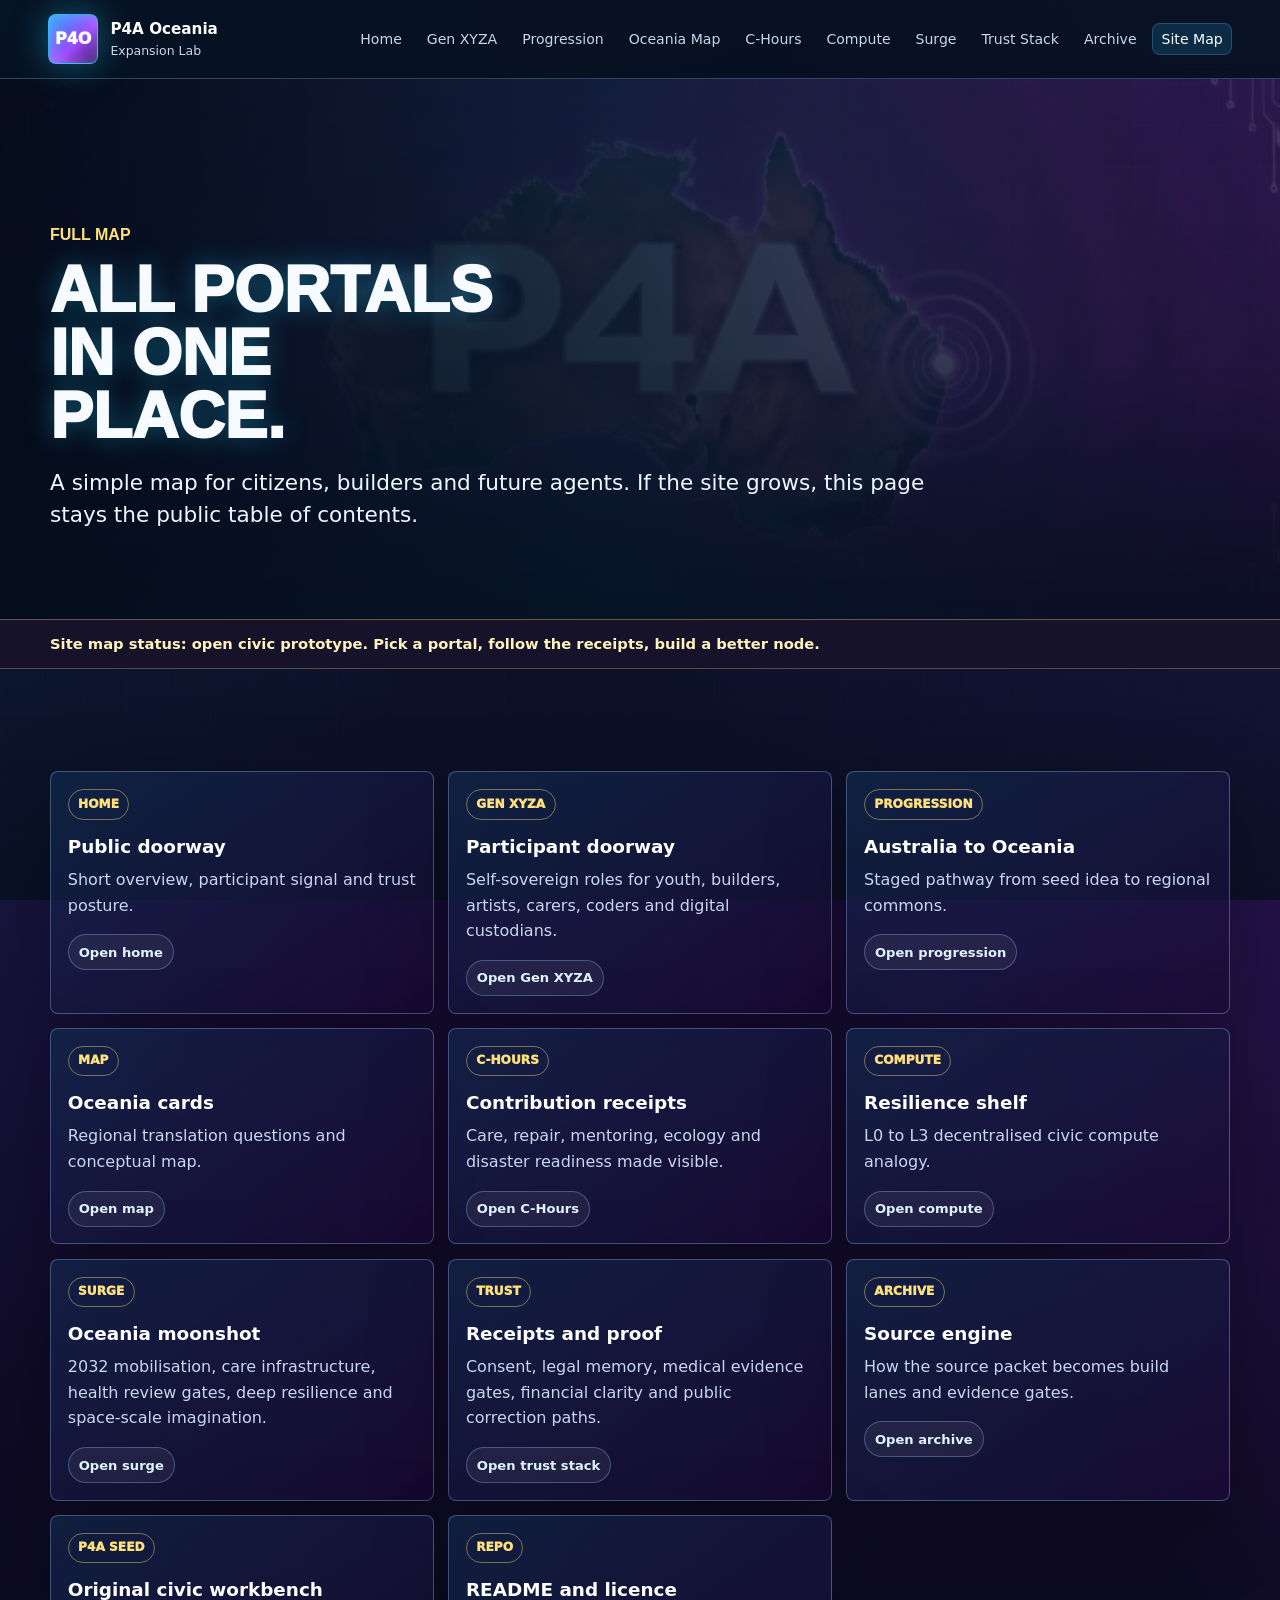
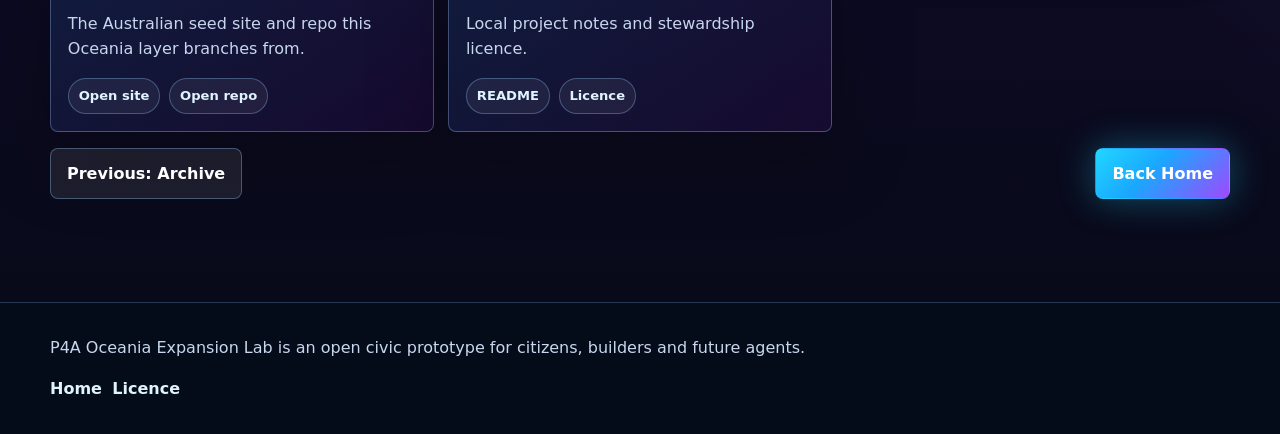
<file: pages/site-map.html>
<!doctype html>
<html lang="en-AU">
<head>
  <meta charset="utf-8">
  <meta name="viewport" content="width=device-width, initial-scale=1">
  <title>Site Map | P4A Oceania Expansion Lab</title>
  <meta name="description" content="Site map for the P4A Oceania Expansion Lab.">
  <meta name="theme-color" content="#102A4A">
  <link rel="icon" type="image/svg+xml" href="../assets/favicon.svg">
  <link rel="stylesheet" href="../styles.css?v=20260702a">
</head>
<body>
  <a class="skip-link" href="#main">Skip to content</a>
  <header class="site-header">
    <a class="brand" href="../index.html"><span class="brand-mark">P4O</span><span class="brand-text"><strong>P4A Oceania</strong><span>Expansion Lab</span></span></a>
    <button class="icon-button nav-toggle" type="button" data-nav-toggle aria-expanded="false" aria-label="Open navigation">Menu</button>
    <nav class="site-nav" data-nav aria-label="Main navigation">
      <a href="../index.html">Home</a>
      <a href="gen-xyza.html">Gen XYZA</a>
      <a href="progression.html">Progression</a>
      <a href="oceania-map.html">Oceania Map</a>
      <a href="c-hours.html">C-Hours</a>
      <a href="compute.html">Compute</a>
      <a href="surge.html">Surge</a>
      <a href="compliance.html">Trust Stack</a>
      <a href="source-notes.html">Archive</a>
      <a href="site-map.html" aria-current="page">Site Map</a>
    </nav>
  </header>

  <main id="main">
    <section class="hero page-hero">
      <div class="hero-image"><img loading="eager" fetchpriority="high" decoding="async" src="../assets/p4a-map-card.webp" alt="P4A map artwork used for site navigation"></div>
      <div class="hero-content reveal">
        <p class="eyebrow">Full map</p>
        <h1>All portals in one place.</h1>
        <p class="hero-copy">A simple map for citizens, builders and future agents. If the site grows, this page stays the public table of contents.</p>
      </div>
    </section>

    <div class="notice-strip"><span>Site map status: open civic prototype. Pick a portal, follow the receipts, build a better node.</span></div>

    <section class="section">
      <div class="feature-grid reveal">
        <article class="card"><span>Home</span><h3>Public doorway</h3><p>Short overview, participant signal and trust posture.</p><div class="signal-row"><a href="../index.html">Open home</a></div></article>
        <article class="card"><span>Gen XYZA</span><h3>Participant doorway</h3><p>Self-sovereign roles for youth, builders, artists, carers, coders and digital custodians.</p><div class="signal-row"><a href="gen-xyza.html">Open Gen XYZA</a></div></article>
        <article class="card"><span>Progression</span><h3>Australia to Oceania</h3><p>Staged pathway from seed idea to regional commons.</p><div class="signal-row"><a href="progression.html">Open progression</a></div></article>
        <article class="card"><span>Map</span><h3>Oceania cards</h3><p>Regional translation questions and conceptual map.</p><div class="signal-row"><a href="oceania-map.html">Open map</a></div></article>
        <article class="card"><span>C-Hours</span><h3>Contribution receipts</h3><p>Care, repair, mentoring, ecology and disaster readiness made visible.</p><div class="signal-row"><a href="c-hours.html">Open C-Hours</a></div></article>
        <article class="card"><span>Compute</span><h3>Resilience shelf</h3><p>L0 to L3 decentralised civic compute analogy.</p><div class="signal-row"><a href="compute.html">Open compute</a></div></article>
        <article class="card"><span>Surge</span><h3>Oceania moonshot</h3><p>2032 mobilisation, care infrastructure, health review gates, deep resilience and space-scale imagination.</p><div class="signal-row"><a href="surge.html">Open surge</a></div></article>
        <article class="card"><span>Trust</span><h3>Receipts and proof</h3><p>Consent, legal memory, medical evidence gates, financial clarity and public correction paths.</p><div class="signal-row"><a href="compliance.html">Open trust stack</a></div></article>
        <article class="card"><span>Archive</span><h3>Source engine</h3><p>How the source packet becomes build lanes and evidence gates.</p><div class="signal-row"><a href="source-notes.html">Open archive</a></div></article>
        <article class="card"><span>P4A seed</span><h3>Original civic workbench</h3><p>The Australian seed site and repo this Oceania layer branches from.</p><div class="signal-row"><a href="https://auraofintelligence.github.io/p4a_xyz/" target="_blank" rel="noopener">Open site</a><a href="https://github.com/auraofintelligence/p4a_xyz" target="_blank" rel="noopener">Open repo</a></div></article>
        <article class="card"><span>Repo</span><h3>README and licence</h3><p>Local project notes and stewardship licence.</p><div class="signal-row"><a href="../README.md">README</a><a href="../LICENCE.md">Licence</a></div></article>
      </div>
      <nav class="next-trail" aria-label="Page navigation">
        <a class="button button-secondary" href="source-notes.html">Previous: Archive</a>
        <a class="button button-primary" href="../index.html">Back Home</a>
      </nav>
    </section>
  </main>

  <footer class="site-footer"><div><p>P4A Oceania Expansion Lab is an open civic prototype for citizens, builders and future agents.</p><nav class="footer-links" aria-label="Footer links"><a href="../index.html">Home</a><a href="../LICENCE.md">Licence</a></nav></div></footer>
  <script src="../script.js?v=20260702a"></script>
</body>
</html>
</file>
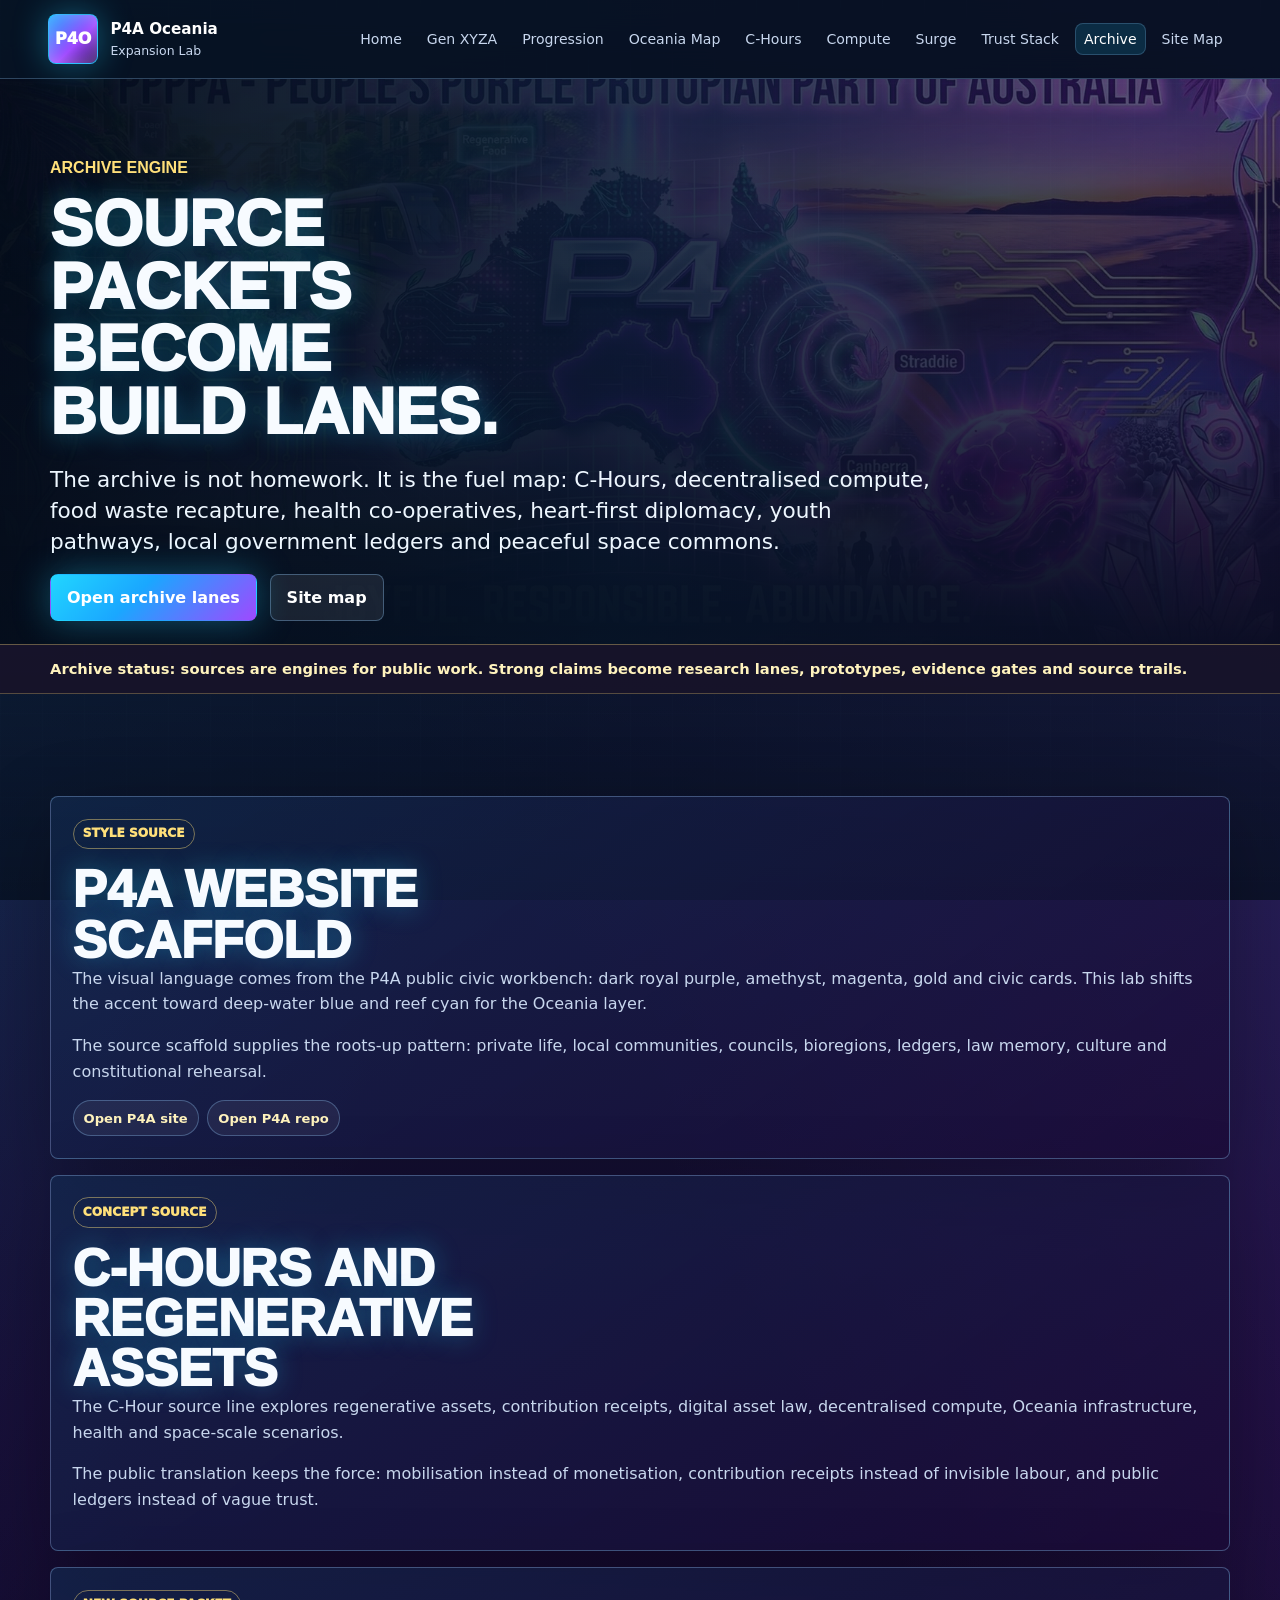
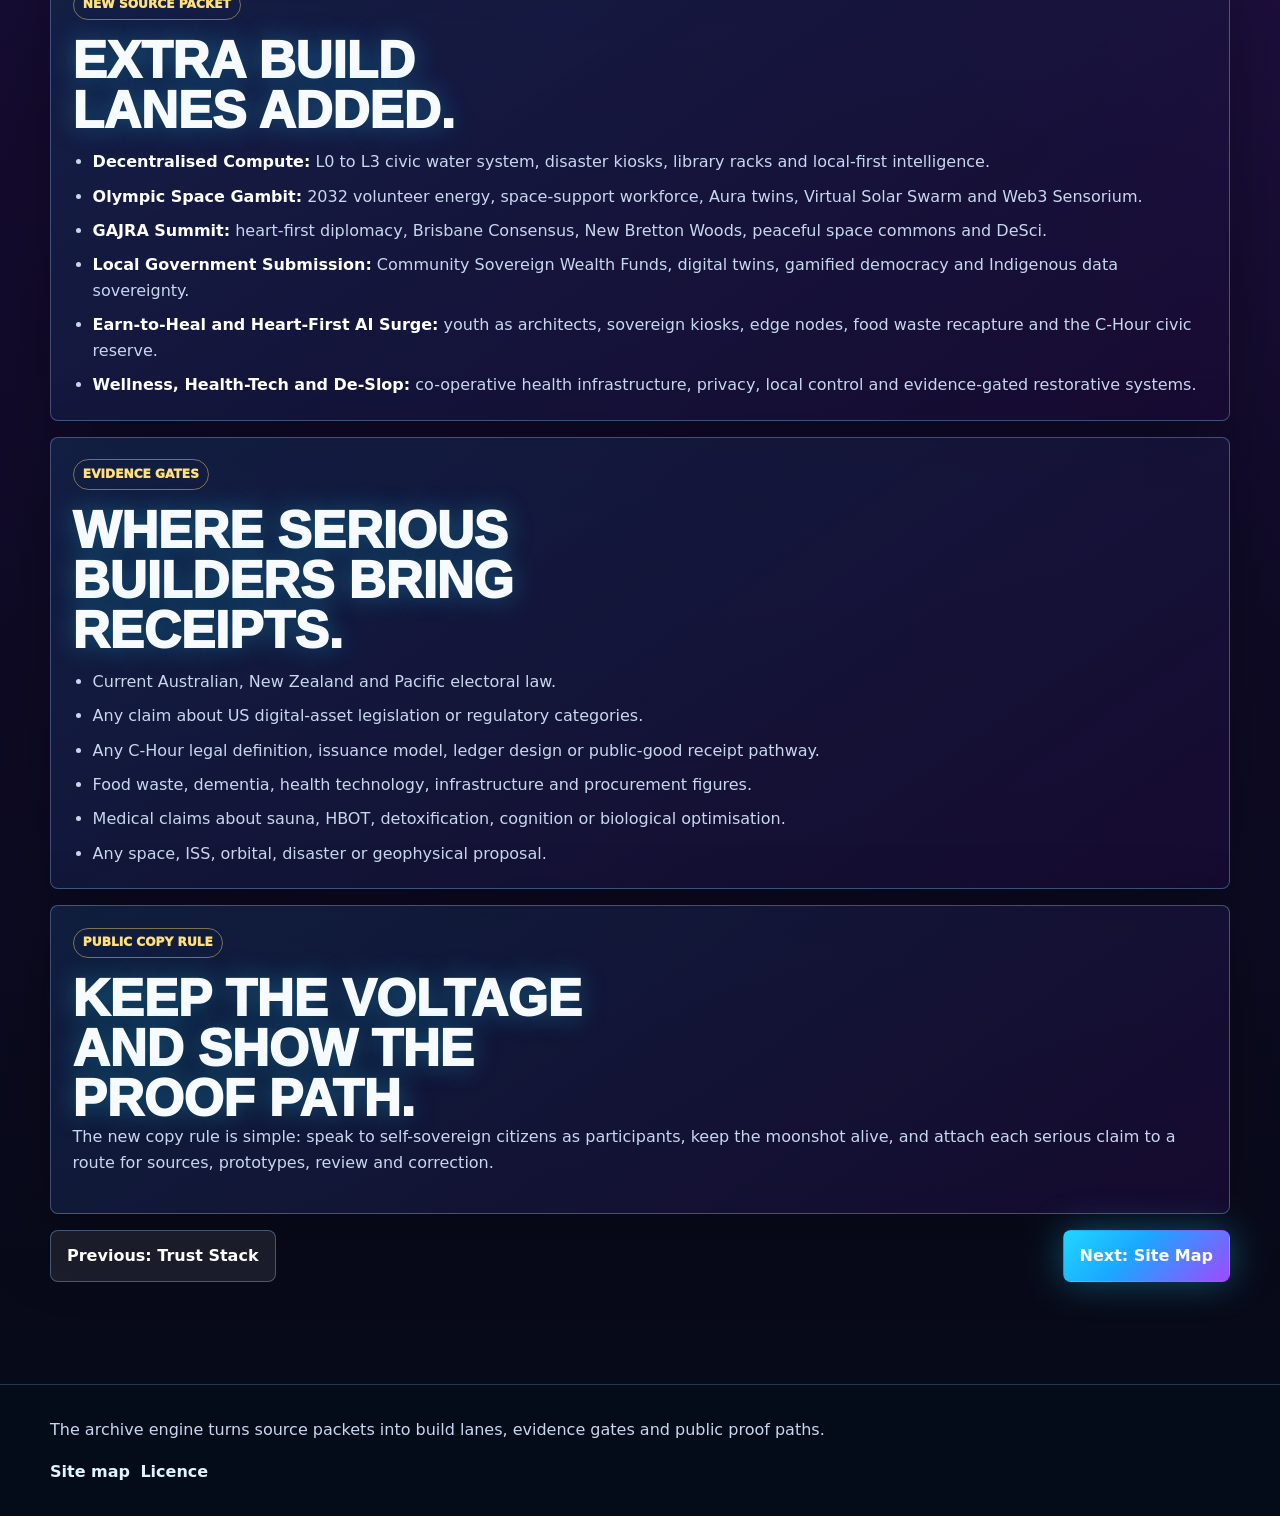
<file: pages/source-notes.html>
<!doctype html>
<html lang="en-AU">
<head>
  <meta charset="utf-8">
  <meta name="viewport" content="width=device-width, initial-scale=1">
  <title>Archive Engine | P4A Oceania Expansion Lab</title>
  <meta name="description" content="Source archive and research lanes for the P4A Oceania Expansion Lab.">
  <meta name="theme-color" content="#102A4A">
  <link rel="icon" type="image/svg+xml" href="../assets/favicon.svg">
  <link rel="stylesheet" href="../styles.css?v=20260702a">
</head>
<body>
  <a class="skip-link" href="#main">Skip to content</a>
  <header class="site-header">
    <a class="brand" href="../index.html"><span class="brand-mark">P4O</span><span class="brand-text"><strong>P4A Oceania</strong><span>Expansion Lab</span></span></a>
    <button class="icon-button nav-toggle" type="button" data-nav-toggle aria-expanded="false" aria-label="Open navigation">Menu</button>
    <nav class="site-nav" data-nav aria-label="Main navigation">
      <a href="../index.html">Home</a>
      <a href="gen-xyza.html">Gen XYZA</a>
      <a href="progression.html">Progression</a>
      <a href="oceania-map.html">Oceania Map</a>
      <a href="c-hours.html">C-Hours</a>
      <a href="compute.html">Compute</a>
      <a href="surge.html">Surge</a>
      <a href="compliance.html">Trust Stack</a>
      <a href="source-notes.html" aria-current="page">Archive</a>
      <a href="site-map.html">Site Map</a>
    </nav>
  </header>

  <main id="main">
    <section class="hero page-hero">
      <div class="hero-image"><img loading="eager" fetchpriority="high" decoding="async" src="../assets/p4a-hero-wide.jpg" alt="P4A blue-purple source artwork"></div>
      <div class="hero-content reveal">
        <p class="eyebrow">Archive engine</p>
        <h1>Source packets become build lanes.</h1>
        <p class="hero-copy">The archive is not homework. It is the fuel map: C-Hours, decentralised compute, food waste recapture, health co-operatives, heart-first diplomacy, youth pathways, local government ledgers and peaceful space commons.</p>
        <div class="hero-actions"><a class="button button-primary" href="#sources">Open archive lanes</a><a class="button button-secondary" href="site-map.html">Site map</a></div>
      </div>
    </section>

    <div class="notice-strip"><span>Archive status: sources are engines for public work. Strong claims become research lanes, prototypes, evidence gates and source trails.</span></div>

    <section class="section" id="sources">
      <div class="page-shell">
        <article class="source-panel reveal">
          <span>Style source</span>
          <h2>P4A website scaffold</h2>
          <p>The visual language comes from the P4A public civic workbench: dark royal purple, amethyst, magenta, gold and civic cards. This lab shifts the accent toward deep-water blue and reef cyan for the Oceania layer.</p>
          <p>The source scaffold supplies the roots-up pattern: private life, local communities, councils, bioregions, ledgers, law memory, culture and constitutional rehearsal.</p>
          <div class="signal-row"><a href="https://auraofintelligence.github.io/p4a_xyz/" target="_blank" rel="noopener">Open P4A site</a><a href="https://github.com/auraofintelligence/p4a_xyz" target="_blank" rel="noopener">Open P4A repo</a></div>
        </article>
        <article class="source-panel reveal">
          <span>Concept source</span>
          <h2>C-Hours and regenerative assets</h2>
          <p>The C-Hour source line explores regenerative assets, contribution receipts, digital asset law, decentralised compute, Oceania infrastructure, health and space-scale scenarios.</p>
          <p>The public translation keeps the force: mobilisation instead of monetisation, contribution receipts instead of invisible labour, and public ledgers instead of vague trust.</p>
        </article>
        <article class="source-panel reveal">
          <span>New source packet</span>
          <h2>Extra build lanes added.</h2>
          <ul>
            <li><strong>Decentralised Compute:</strong> L0 to L3 civic water system, disaster kiosks, library racks and local-first intelligence.</li>
            <li><strong>Olympic Space Gambit:</strong> 2032 volunteer energy, space-support workforce, Aura twins, Virtual Solar Swarm and Web3 Sensorium.</li>
            <li><strong>GAJRA Summit:</strong> heart-first diplomacy, Brisbane Consensus, New Bretton Woods, peaceful space commons and DeSci.</li>
            <li><strong>Local Government Submission:</strong> Community Sovereign Wealth Funds, digital twins, gamified democracy and Indigenous data sovereignty.</li>
            <li><strong>Earn-to-Heal and Heart-First AI Surge:</strong> youth as architects, sovereign kiosks, edge nodes, food waste recapture and the C-Hour civic reserve.</li>
            <li><strong>Wellness, Health-Tech and De-Slop:</strong> co-operative health infrastructure, privacy, local control and evidence-gated restorative systems.</li>
          </ul>
        </article>
        <article class="source-panel reveal">
          <span>Evidence gates</span>
          <h2>Where serious builders bring receipts.</h2>
          <ul>
            <li>Current Australian, New Zealand and Pacific electoral law.</li>
            <li>Any claim about US digital-asset legislation or regulatory categories.</li>
            <li>Any C-Hour legal definition, issuance model, ledger design or public-good receipt pathway.</li>
            <li>Food waste, dementia, health technology, infrastructure and procurement figures.</li>
            <li>Medical claims about sauna, HBOT, detoxification, cognition or biological optimisation.</li>
            <li>Any space, ISS, orbital, disaster or geophysical proposal.</li>
          </ul>
        </article>
        <article class="source-panel reveal">
          <span>Public copy rule</span>
          <h2>Keep the voltage and show the proof path.</h2>
          <p>The new copy rule is simple: speak to self-sovereign citizens as participants, keep the moonshot alive, and attach each serious claim to a route for sources, prototypes, review and correction.</p>
        </article>
      </div>
      <nav class="next-trail" aria-label="Page navigation">
        <a class="button button-secondary" href="compliance.html">Previous: Trust Stack</a>
        <a class="button button-primary" href="site-map.html">Next: Site Map</a>
      </nav>
    </section>
  </main>

  <footer class="site-footer"><div><p>The archive engine turns source packets into build lanes, evidence gates and public proof paths.</p><nav class="footer-links" aria-label="Footer links"><a href="site-map.html">Site map</a><a href="../LICENCE.md">Licence</a></nav></div></footer>
  <script src="../script.js?v=20260702a"></script>
</body>
</html>
</file>
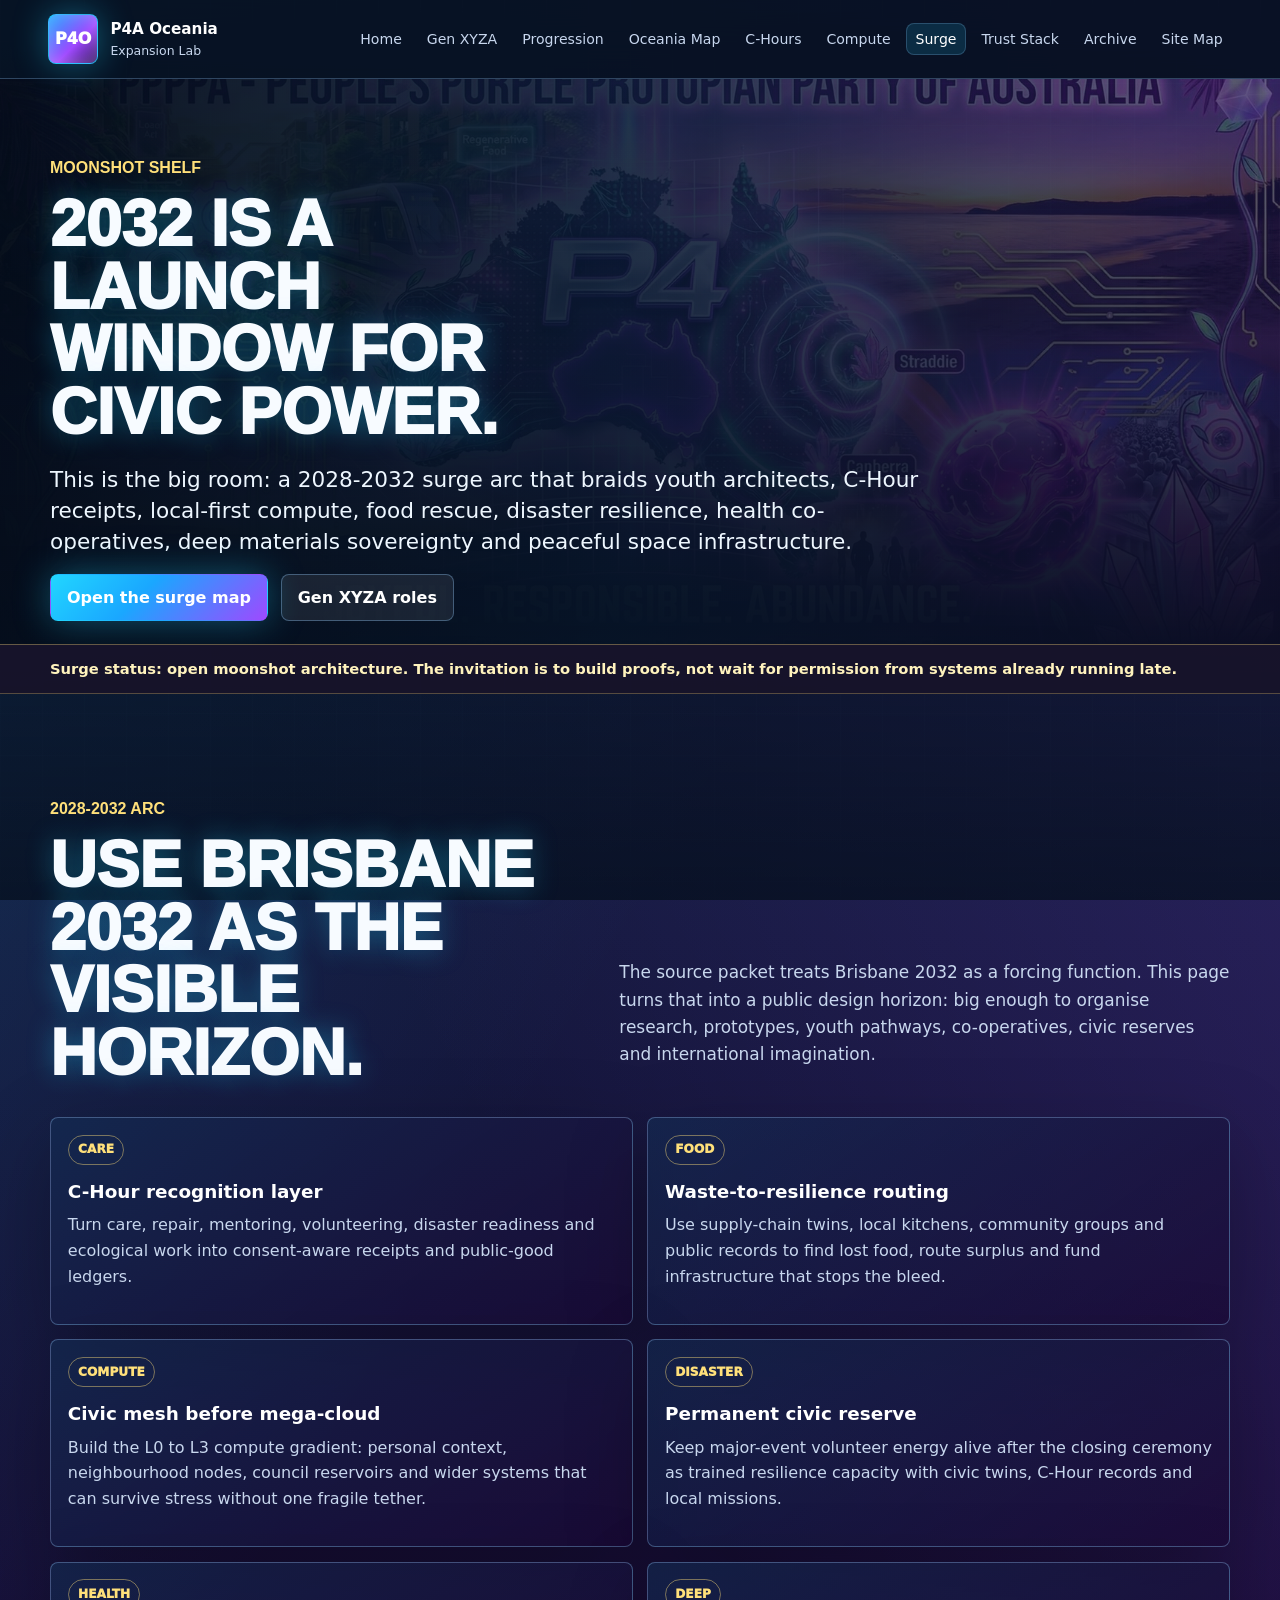
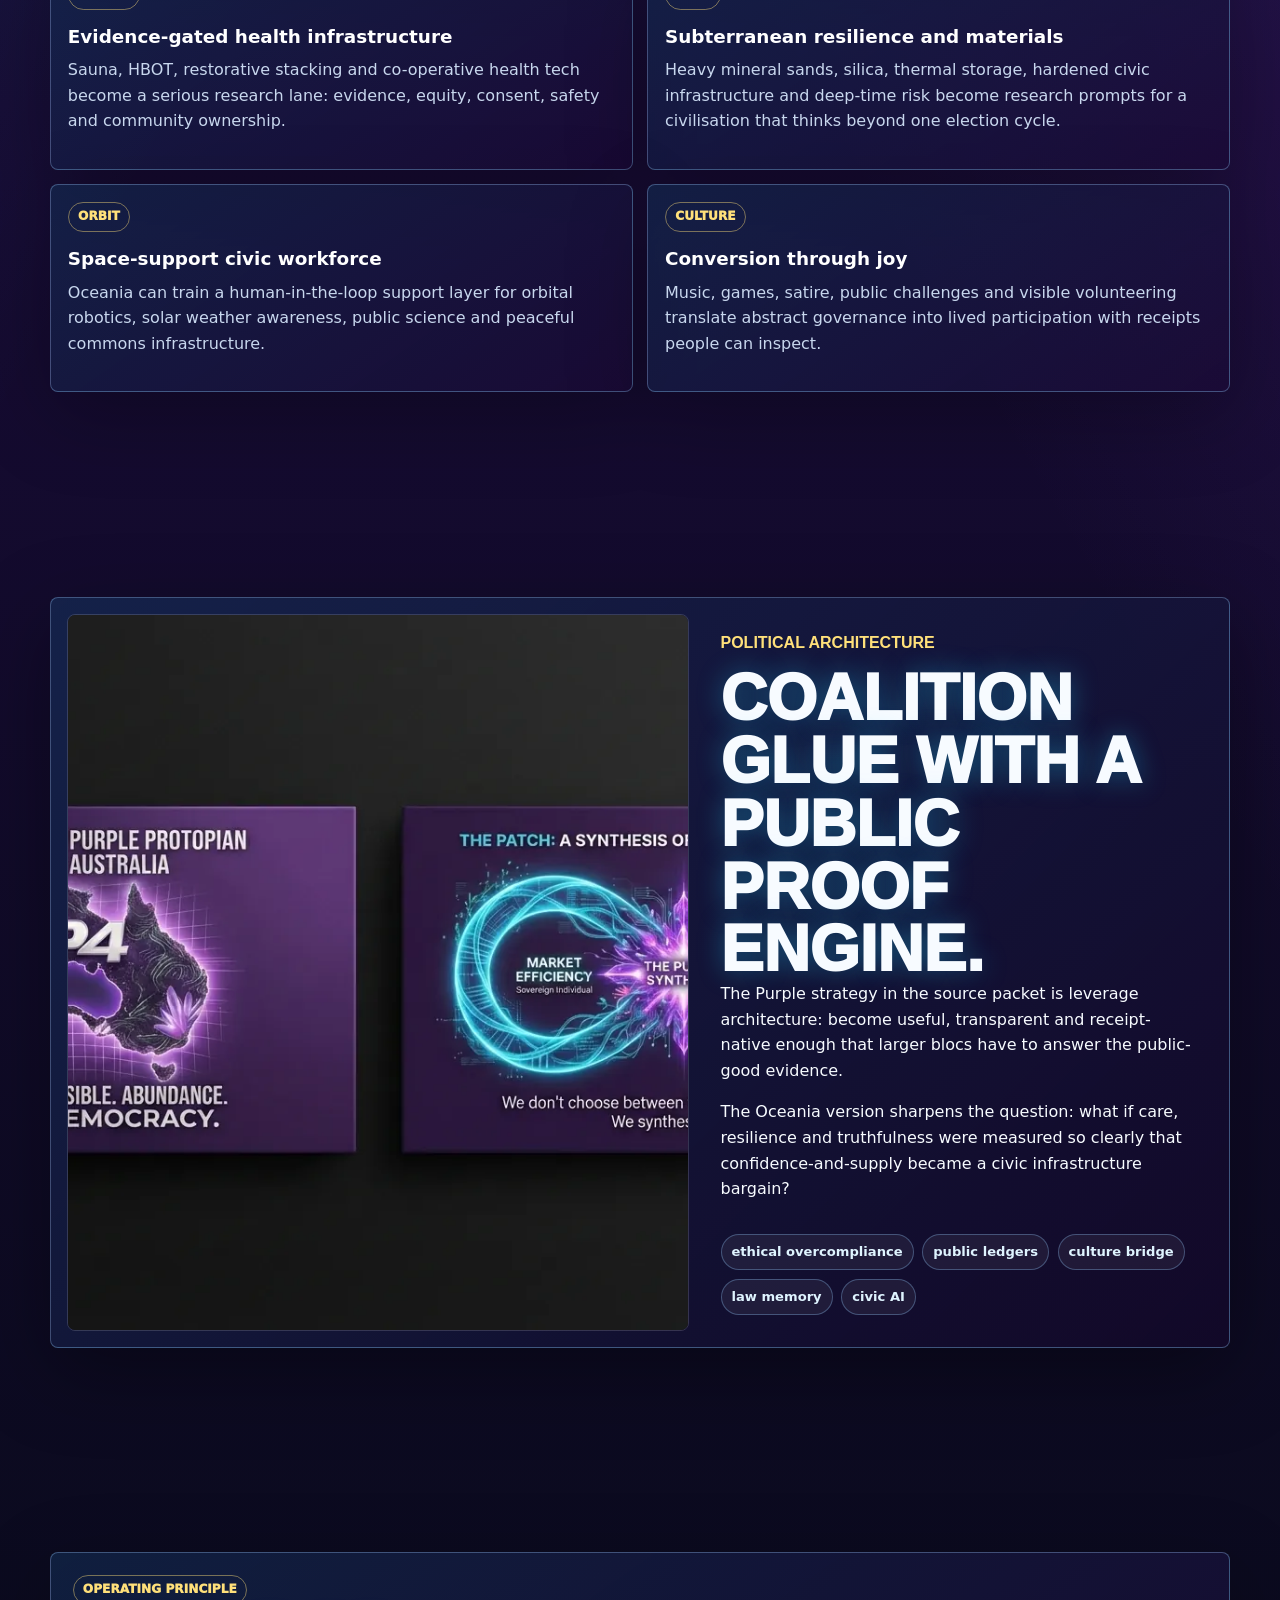
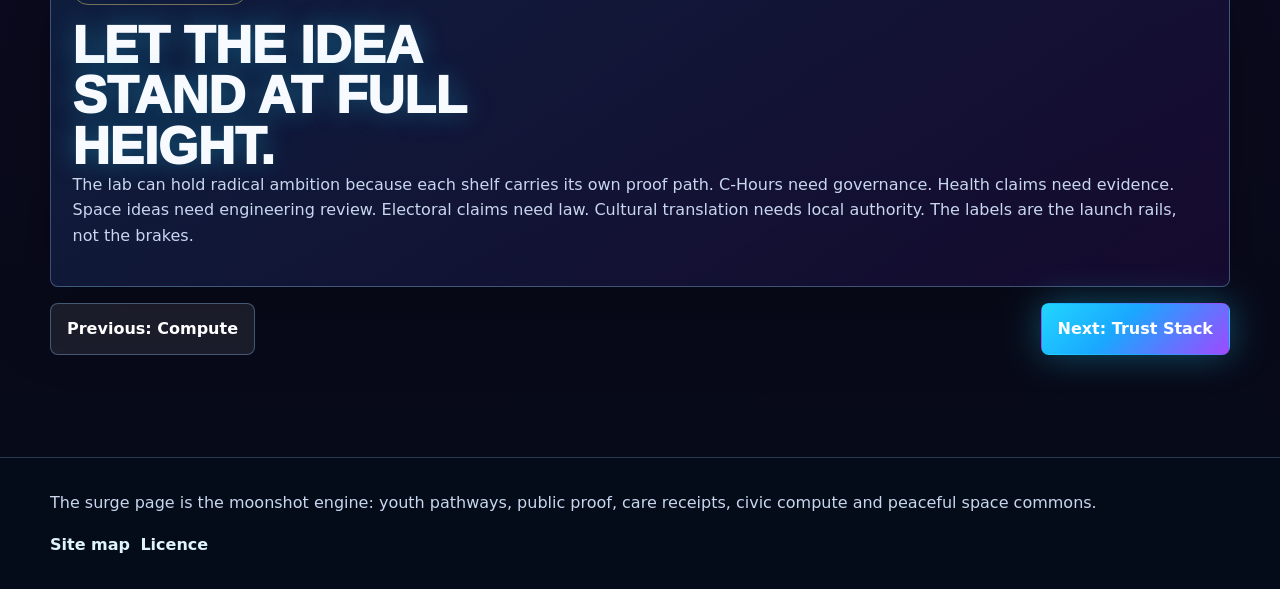
<file: pages/surge.html>
<!doctype html>
<html lang="en-AU">
<head>
  <meta charset="utf-8">
  <meta name="viewport" content="width=device-width, initial-scale=1">
  <title>Oceania Surge | P4A Oceania Expansion Lab</title>
  <meta name="description" content="The bold Oceania surge shelf: care economy, civic compute, Brisbane 2032 mobilisation, infrastructure, health review gates and space-scale imagination.">
  <meta name="theme-color" content="#102A4A">
  <link rel="icon" type="image/svg+xml" href="../assets/favicon.svg">
  <link rel="stylesheet" href="../styles.css?v=20260701c">
</head>
<body>
  <a class="skip-link" href="#main">Skip to content</a>
  <header class="site-header">
    <a class="brand" href="../index.html"><span class="brand-mark">P4O</span><span class="brand-text"><strong>P4A Oceania</strong><span>Expansion Lab</span></span></a>
    <button class="icon-button nav-toggle" type="button" data-nav-toggle aria-expanded="false" aria-label="Open navigation">Menu</button>
    <nav class="site-nav" data-nav aria-label="Main navigation">
      <a href="../index.html">Home</a>
      <a href="gen-xyza.html">Gen XYZA</a>
      <a href="progression.html">Progression</a>
      <a href="oceania-map.html">Oceania Map</a>
      <a href="c-hours.html">C-Hours</a>
      <a href="compute.html">Compute</a>
      <a href="surge.html" aria-current="page">Surge</a>
      <a href="compliance.html">Trust Stack</a>
      <a href="source-notes.html">Archive</a>
      <a href="site-map.html">Site Map</a>
    </nav>
  </header>

  <main id="main">
    <section class="hero page-hero">
      <div class="hero-image"><img loading="eager" fetchpriority="high" decoding="async" src="../assets/p4a-hero-wide.jpg" alt="Blue-purple civic surge artwork adapted from the P4A visual system"></div>
      <div class="hero-content reveal">
        <p class="eyebrow">Moonshot shelf</p>
        <h1>2032 is a launch window for civic power.</h1>
        <p class="hero-copy">This is the big room: a 2028-2032 surge arc that braids youth architects, C-Hour receipts, local-first compute, food rescue, disaster resilience, health co-operatives, deep materials sovereignty and peaceful space infrastructure.</p>
        <div class="hero-actions"><a class="button button-primary" href="#surge-map">Open the surge map</a><a class="button button-secondary" href="gen-xyza.html">Gen XYZA roles</a></div>
      </div>
    </section>

    <div class="notice-strip"><span>Surge status: open moonshot architecture. The invitation is to build proofs, not wait for permission from systems already running late.</span></div>

    <section class="section" id="surge-map">
      <div class="section-heading reveal">
        <div><p class="eyebrow">2028-2032 arc</p><h2>Use Brisbane 2032 as the visible horizon.</h2></div>
        <p>The source packet treats Brisbane 2032 as a forcing function. This page turns that into a public design horizon: big enough to organise research, prototypes, youth pathways, co-operatives, civic reserves and international imagination.</p>
      </div>
      <div class="phase-grid reveal">
        <article class="phase-card">
          <span>Care</span>
          <h3>C-Hour recognition layer</h3>
          <p>Turn care, repair, mentoring, volunteering, disaster readiness and ecological work into consent-aware receipts and public-good ledgers.</p>
        </article>
        <article class="phase-card">
          <span>Food</span>
          <h3>Waste-to-resilience routing</h3>
          <p>Use supply-chain twins, local kitchens, community groups and public records to find lost food, route surplus and fund infrastructure that stops the bleed.</p>
        </article>
        <article class="phase-card">
          <span>Compute</span>
          <h3>Civic mesh before mega-cloud</h3>
          <p>Build the L0 to L3 compute gradient: personal context, neighbourhood nodes, council reservoirs and wider systems that can survive stress without one fragile tether.</p>
        </article>
        <article class="phase-card">
          <span>Disaster</span>
          <h3>Permanent civic reserve</h3>
          <p>Keep major-event volunteer energy alive after the closing ceremony as trained resilience capacity with civic twins, C-Hour records and local missions.</p>
        </article>
        <article class="phase-card">
          <span>Health</span>
          <h3>Evidence-gated health infrastructure</h3>
          <p>Sauna, HBOT, restorative stacking and co-operative health tech become a serious research lane: evidence, equity, consent, safety and community ownership.</p>
        </article>
        <article class="phase-card">
          <span>Deep</span>
          <h3>Subterranean resilience and materials</h3>
          <p>Heavy mineral sands, silica, thermal storage, hardened civic infrastructure and deep-time risk become research prompts for a civilisation that thinks beyond one election cycle.</p>
        </article>
        <article class="phase-card">
          <span>Orbit</span>
          <h3>Space-support civic workforce</h3>
          <p>Oceania can train a human-in-the-loop support layer for orbital robotics, solar weather awareness, public science and peaceful commons infrastructure.</p>
        </article>
        <article class="phase-card">
          <span>Culture</span>
          <h3>Conversion through joy</h3>
          <p>Music, games, satire, public challenges and visible volunteering translate abstract governance into lived participation with receipts people can inspect.</p>
        </article>
      </div>
    </section>

    <section class="section">
      <div class="media-panel reveal">
        <img loading="lazy" decoding="async" src="../assets/p4a-patch-synthesis.webp" alt="Blue-purple P4A patch synthesis artwork for the Oceania surge">
        <div class="media-copy">
          <p class="eyebrow">Political architecture</p>
          <h2>Coalition glue with a public proof engine.</h2>
          <p>The Purple strategy in the source packet is leverage architecture: become useful, transparent and receipt-native enough that larger blocs have to answer the public-good evidence.</p>
          <p>The Oceania version sharpens the question: what if care, resilience and truthfulness were measured so clearly that confidence-and-supply became a civic infrastructure bargain?</p>
          <div class="signal-row"><span>ethical overcompliance</span><span>public ledgers</span><span>culture bridge</span><span>law memory</span><span>civic AI</span></div>
        </div>
      </div>
    </section>

    <section class="section">
      <div class="source-panel reveal">
        <span>Operating principle</span>
        <h2>Let the idea stand at full height.</h2>
        <p>The lab can hold radical ambition because each shelf carries its own proof path. C-Hours need governance. Health claims need evidence. Space ideas need engineering review. Electoral claims need law. Cultural translation needs local authority. The labels are the launch rails, not the brakes.</p>
      </div>
      <nav class="next-trail" aria-label="Page navigation">
        <a class="button button-secondary" href="compute.html">Previous: Compute</a>
        <a class="button button-primary" href="compliance.html">Next: Trust Stack</a>
      </nav>
    </section>
  </main>

  <footer class="site-footer"><div><p>The surge page is the moonshot engine: youth pathways, public proof, care receipts, civic compute and peaceful space commons.</p><nav class="footer-links" aria-label="Footer links"><a href="site-map.html">Site map</a><a href="../LICENCE.md">Licence</a></nav></div></footer>
  <script src="../script.js?v=20260701c"></script>
</body>
</html>
</file>
<file: styles.css>
:root {
  --void: #06101f;
  --deep: #08182c;
  --royal: #32115f;
  --grape: #6430bb;
  --violet: #9f49ff;
  --amethyst: #d9b6ff;
  --plasma: #ff55e6;
  --reef: #21d6ff;
  --blue: #1aa7ff;
  --green: #29e68b;
  --gold: #ffe07a;
  --text: #f7fbff;
  --muted: #c8d7ee;
  --soft: #91aed6;
  --line: rgba(151, 206, 255, 0.34);
  --glass: rgba(9, 28, 54, 0.72);
  --glass-strong: rgba(22, 50, 94, 0.84);
  --max: 1180px;
  --radius: 8px;
  color-scheme: dark;
}

* {
  box-sizing: border-box;
}

html {
  width: 100%;
  max-width: 100%;
  overflow-x: hidden;
  scroll-behavior: smooth;
}

body {
  margin: 0;
  width: 100%;
  max-width: 100%;
  min-height: 100vh;
  color: var(--text);
  font-family: Inter, ui-sans-serif, system-ui, -apple-system, BlinkMacSystemFont, "Segoe UI", sans-serif;
  line-height: 1.6;
  background:
    linear-gradient(120deg, rgba(33, 214, 255, 0.12), transparent 34%),
    linear-gradient(240deg, rgba(159, 73, 255, 0.2), transparent 42%),
    linear-gradient(180deg, #102a4a 0%, #170b34 45%, #060a16 100%);
  overflow-x: hidden;
  -webkit-text-size-adjust: 100%;
}

body::before {
  content: "";
  position: fixed;
  inset: 0;
  z-index: -2;
  background:
    linear-gradient(90deg, rgba(151, 206, 255, .08) 1px, transparent 1px),
    linear-gradient(0deg, rgba(151, 206, 255, .08) 1px, transparent 1px);
  background-size: 42px 42px;
  mask-image: linear-gradient(180deg, rgba(0,0,0,.86), rgba(0,0,0,.16));
}

body::after {
  content: "";
  position: fixed;
  inset: 0;
  z-index: -1;
  pointer-events: none;
  background: linear-gradient(180deg, rgba(6, 16, 31, .08), rgba(6, 16, 31, .78));
}

a {
  color: inherit;
}

img {
  display: block;
  max-width: 100%;
}

main, section, article, div, p, h1, h2, h3, span, a {
  min-width: 0;
}

.skip-link {
  position: absolute;
  left: 1rem;
  top: -5rem;
  z-index: 100;
  border-radius: 4px;
  padding: .7rem 1rem;
  background: var(--gold);
  color: #1d1630;
  font-weight: 900;
}

.skip-link:focus {
  top: 1rem;
}

.site-header {
  position: sticky;
  top: 0;
  z-index: 50;
  display: flex;
  flex-wrap: wrap;
  align-items: center;
  justify-content: space-between;
  gap: .75rem 1rem;
  padding: .85rem clamp(1rem, 4vw, 3rem);
  border-bottom: 1px solid rgba(151, 206, 255, .28);
  background: rgba(5, 13, 27, .86);
  backdrop-filter: blur(18px);
}

.brand {
  display: inline-flex;
  align-items: center;
  gap: .75rem;
  min-width: 13rem;
  text-decoration: none;
}

.brand-mark {
  display: grid;
  place-items: center;
  width: 3.15rem;
  height: 3.15rem;
  border: 1px solid rgba(33, 214, 255, .78);
  border-radius: 8px;
  background: linear-gradient(135deg, var(--blue), var(--violet) 58%, var(--royal));
  color: #fff;
  box-shadow: 0 0 34px rgba(33, 214, 255, .38), inset 0 0 16px rgba(255,255,255,.24);
  font-weight: 1000;
}

.brand-text {
  display: grid;
  color: var(--muted);
  font-size: .78rem;
}

.brand-text strong {
  color: white;
  font-size: .95rem;
}

.nav-toggle,
.icon-button.nav-toggle {
  display: none;
}

.site-nav {
  display: flex;
  flex: 1 1 44rem;
  flex-wrap: wrap;
  align-items: center;
  justify-content: flex-end;
  gap: .35rem .4rem;
  color: var(--muted);
  font-size: .88rem;
  line-height: 1.15;
}

.site-nav a {
  border-radius: 8px;
  padding: .5rem .58rem;
  text-decoration: none;
  white-space: nowrap;
}

.site-nav a:hover,
.site-nav a[aria-current="page"] {
  background: rgba(33, 214, 255, .14);
  color: white;
  box-shadow: inset 0 0 0 1px rgba(151, 206, 255, .22);
}

.button,
.icon-button {
  min-height: 2.7rem;
  border-radius: 8px;
  font: inherit;
  font-weight: 900;
}

.icon-button {
  display: inline-grid;
  place-items: center;
  border: 1px solid var(--line);
  padding: 0 .85rem;
  background: rgba(255,255,255,.08);
  color: white;
  cursor: pointer;
}

.button {
  display: inline-flex;
  align-items: center;
  justify-content: center;
  gap: .55rem;
  border: 1px solid transparent;
  padding: .75rem 1rem;
  text-decoration: none;
}

.button-primary {
  background: linear-gradient(135deg, var(--reef), var(--blue) 42%, var(--violet));
  color: white;
  box-shadow: 0 0 36px rgba(33, 214, 255, .34);
}

.button-secondary {
  border-color: var(--line);
  background: rgba(255,255,255,.08);
  color: white;
}

.hero {
  position: relative;
  display: grid;
  min-height: min(43rem, calc(88vh - 4rem));
  align-items: center;
  overflow: hidden;
  padding: clamp(3.25rem, 6vw, 5rem) clamp(1rem, 4vw, 3rem) clamp(1rem, 2vw, 1.4rem);
}

.hero-image {
  position: absolute;
  inset: 0;
  z-index: -1;
}

.hero-image img {
  width: 100%;
  height: 100%;
  object-fit: cover;
  opacity: .58;
  filter: saturate(1.18) contrast(1.08) hue-rotate(18deg);
}

.hero-image::after {
  content: "";
  position: absolute;
  inset: 0;
  background:
    linear-gradient(90deg, rgba(4, 11, 24, .95) 0%, rgba(8, 28, 54, .78) 48%, rgba(40, 13, 78, .38) 100%),
    linear-gradient(0deg, rgba(6, 10, 22, .97), transparent 48%);
}

.hero-content {
  width: min(100%, var(--max));
  margin: 0 auto;
}

.hero-grid {
  display: grid;
  grid-template-columns: minmax(0, 1fr) minmax(17rem, 25rem);
  gap: clamp(1.2rem, 4vw, 3rem);
  align-items: center;
}

.hero-grid > div:first-child {
  margin-top: -1rem;
}

.status-card {
  display: grid;
  gap: .8rem;
  border: 1px solid rgba(151, 206, 255, .3);
  border-radius: var(--radius);
  padding: 1rem;
  background: linear-gradient(180deg, rgba(5, 13, 27, .52), rgba(5, 13, 27, .78));
  box-shadow: 0 24px 80px rgba(0,0,0,.32);
}

.status-card strong {
  color: var(--gold);
  font-size: .86rem;
  text-transform: uppercase;
}

.status-card p {
  margin: 0;
  color: var(--muted);
}

.home-phone-panel {
  display: grid;
  gap: .72rem;
  justify-items: center;
  align-self: end;
  border: 1px solid rgba(33, 214, 255, .32);
  border-radius: var(--radius);
  padding: 1rem;
  background:
    linear-gradient(180deg, rgba(8, 31, 58, .58), rgba(16, 8, 42, .84)),
    radial-gradient(circle at 50% 0%, rgba(33, 214, 255, .18), transparent 58%);
  box-shadow: 0 24px 80px rgba(0,0,0,.36), 0 0 36px rgba(33, 214, 255, .18);
}

.home-phone-panel h2 {
  max-width: 12ch;
  margin: -.15rem 0 0;
  color: white;
  font-size: clamp(1.4rem, 2.4vw, 2.25rem);
  line-height: 1;
  text-align: center;
  text-transform: uppercase;
}

.home-phone-panel p:not(.eyebrow) {
  max-width: 18rem;
  margin: 0;
  color: var(--muted);
  text-align: center;
  font-size: .95rem;
  line-height: 1.42;
}

.home-phone-panel .phone-frame {
  width: min(100%, 16.5rem);
}

.home-phone-panel .signal-row {
  justify-content: center;
  margin-top: .1rem;
}

.phone-frame {
  position: relative;
  width: min(100%, 21rem);
  margin-inline: auto;
  border: 2px solid rgba(255,255,255,.2);
  border-radius: 2rem;
  padding: .72rem;
  background: linear-gradient(180deg, rgba(4, 20, 40, .96), rgba(3, 5, 18, .98));
  box-shadow: 0 0 0 1px rgba(255, 224, 122, .22), 0 24px 80px rgba(0,0,0,.42), inset 0 0 34px rgba(33, 214, 255, .18);
}

.phone-frame::before {
  content: "";
  position: absolute;
  top: .36rem;
  left: 50%;
  z-index: 1;
  width: 4.2rem;
  height: .34rem;
  transform: translateX(-50%);
  border-radius: 999px;
  background: rgba(255,255,255,.28);
}

.phone-frame iframe {
  display: block;
  width: 100%;
  aspect-ratio: 9 / 16;
  border: 0;
  border-radius: 1.35rem;
  background: #030512;
}

.eyebrow {
  margin: 0 0 .75rem;
  color: var(--gold);
  font-family: Rajdhani, Inter, sans-serif;
  font-weight: 900;
  text-transform: uppercase;
}

h1, h2, h3 {
  letter-spacing: 0;
}

h1, h2 {
  margin: 0;
  font-family: Montserrat, Inter, sans-serif;
  font-weight: 1000;
  line-height: .98;
  text-transform: uppercase;
  text-shadow: 0 0 26px rgba(33, 214, 255, .34);
}

h1 {
  max-width: 14ch;
  font-size: clamp(2.7rem, 5vw, 4.55rem);
}

h2 {
  font-size: clamp(2.05rem, 5vw, 4.7rem);
}

.long-word-heading {
  font-size: clamp(2rem, 3.45vw, 3.45rem);
  hyphens: manual;
  overflow-wrap: normal;
  word-break: normal;
}

h3 {
  margin: 0 0 .6rem;
  font-size: 1.15rem;
  line-height: 1.18;
}

p {
  margin-top: 0;
}

.hero-copy {
  max-width: 55rem;
  margin: 1.25rem 0 0;
  color: #eef7ff;
  font-size: clamp(1.08rem, 2vw, 1.35rem);
  line-height: 1.45;
}

.hero-actions {
  display: flex;
  flex-wrap: wrap;
  gap: .8rem;
  margin-top: 1rem;
}

.hero-actions .button {
  padding-top: .62rem;
  padding-bottom: .62rem;
}

.research-badge {
  display: inline-grid;
  grid-template-columns: auto auto;
  gap: .15rem .65rem;
  align-items: baseline;
  width: fit-content;
  margin-top: 1rem;
  border: 1px solid rgba(255, 224, 122, .46);
  border-radius: 8px;
  padding: .72rem .85rem;
  background: rgba(255, 224, 122, .1);
  color: #fff3bd;
  box-shadow: 0 0 28px rgba(255, 224, 122, .12);
}

.research-badge span,
.research-badge small {
  color: rgba(255, 243, 189, .8);
  font-size: .78rem;
  font-weight: 850;
  text-transform: uppercase;
}

.research-badge strong {
  color: #fff;
  font-size: 1.05rem;
}

.research-badge small {
  grid-column: 1 / -1;
  text-transform: none;
}

.section {
  padding: clamp(4rem, 8vw, 7rem) clamp(1rem, 4vw, 3rem);
}

.section > * {
  width: min(100%, var(--max));
  margin-right: auto;
  margin-left: auto;
}

.section-heading {
  display: grid;
  grid-template-columns: minmax(0, .88fr) minmax(18rem, 1fr);
  gap: 2rem;
  align-items: end;
  margin-bottom: 2rem;
}

.section-heading p:not(.eyebrow) {
  color: var(--muted);
  font-size: 1.06rem;
}

.notice-strip {
  border-top: 1px solid rgba(255, 224, 122, .34);
  border-bottom: 1px solid rgba(255, 224, 122, .28);
  padding: .78rem clamp(1rem, 4vw, 3rem);
  background: rgba(24, 19, 42, .9);
  color: #fff3bd;
  font-size: .92rem;
  font-weight: 820;
}

.notice-strip span {
  display: block;
  width: min(100%, var(--max));
  margin: 0 auto;
}

.feature-grid,
.phase-grid,
.region-grid,
.principle-grid {
  display: grid;
  gap: .9rem;
}

.feature-grid {
  grid-template-columns: repeat(3, minmax(0, 1fr));
}

.phase-grid,
.region-grid {
  grid-template-columns: repeat(2, minmax(0, 1fr));
}

.principle-grid {
  grid-template-columns: repeat(4, minmax(0, 1fr));
}

.card,
.phase-card,
.region-card,
.principle-card,
.source-panel {
  border: 1px solid var(--line);
  border-radius: var(--radius);
  background: linear-gradient(145deg, rgba(19, 45, 84, .6), rgba(27, 10, 54, .7));
  box-shadow: 0 24px 80px rgba(0,0,0,.26);
}

.card,
.phase-card,
.region-card,
.principle-card {
  min-height: 13rem;
  padding: 1.05rem;
}

.card p,
.phase-card p,
.region-card p,
.principle-card p,
.source-panel p,
.site-footer p {
  color: var(--muted);
}

.card span,
.phase-card span,
.region-card span,
.principle-card span,
.source-panel span {
  display: inline-grid;
  width: fit-content;
  margin-bottom: 1rem;
  border: 1px solid rgba(255, 224, 122, .44);
  border-radius: 999px;
  padding: .28rem .58rem;
  color: var(--gold);
  font-size: .76rem;
  font-weight: 950;
  text-transform: uppercase;
}

.card h3,
.phase-card h3,
.region-card h3,
.principle-card h3 {
  color: white;
}

.media-panel {
  display: grid;
  grid-template-columns: minmax(0, 1.1fr) minmax(18rem, .9fr);
  gap: 1rem;
  align-items: stretch;
  border: 1px solid var(--line);
  border-radius: var(--radius);
  padding: 1rem;
  background: linear-gradient(135deg, rgba(22, 50, 94, .58), rgba(20, 8, 42, .78));
  box-shadow: 0 24px 80px rgba(0,0,0,.34);
}

.media-panel img {
  width: 100%;
  height: 100%;
  min-height: 23rem;
  border: 1px solid rgba(255,255,255,.15);
  border-radius: 8px;
  object-fit: cover;
}

.media-copy {
  display: grid;
  align-content: center;
  padding: clamp(.6rem, 2vw, 1rem);
}

.page-hero {
  min-height: 60vh;
}

.page-hero h1 {
  max-width: 13ch;
}

.page-shell {
  display: grid;
  gap: 1rem;
  width: min(100%, var(--max));
  margin-inline: auto;
}

.source-panel {
  padding: clamp(1rem, 3vw, 1.35rem);
}

.source-panel h2 {
  max-width: 18ch;
  font-size: clamp(1.8rem, 4vw, 3.4rem);
}

.source-panel strong {
  color: white;
}

.source-panel ul,
.source-panel ol {
  display: grid;
  gap: .55rem;
  margin: .8rem 0 0;
  padding-left: 1.25rem;
  color: var(--muted);
}

.status-list {
  display: grid;
  gap: .7rem;
  margin: 1rem 0 0;
  padding: 0;
  list-style: none;
}

.status-list li {
  border: 1px solid rgba(151, 206, 255, .22);
  border-radius: 8px;
  padding: .85rem;
  background: rgba(255,255,255,.055);
  color: var(--muted);
}

.status-list strong {
  display: block;
  margin-bottom: .18rem;
  color: #fff;
}

.signal-row {
  display: flex;
  flex-wrap: wrap;
  gap: .55rem;
  margin-top: 1rem;
}

.signal-row a,
.signal-row span {
  display: inline-flex;
  align-items: center;
  min-height: 2.25rem;
  border: 1px solid rgba(151, 206, 255, .32);
  border-radius: 999px;
  padding: .32rem .62rem;
  background: rgba(255,255,255,.06);
  color: #dff4ff;
  font-size: .82rem;
  font-weight: 850;
  text-decoration: none;
}

.region-switcher {
  display: grid;
  gap: .9rem;
}

.region-buttons {
  display: flex;
  flex-wrap: wrap;
  gap: .45rem;
}

.region-buttons button {
  min-height: 2.45rem;
  border: 1px solid rgba(151, 206, 255, .35);
  border-radius: 8px;
  padding: .45rem .65rem;
  background: rgba(255,255,255,.07);
  color: #f7fbff;
  font: inherit;
  font-size: .86rem;
  font-weight: 900;
  cursor: pointer;
}

.region-buttons button:hover,
.region-buttons button:focus-visible,
.region-buttons button.is-active {
  border-color: rgba(255, 224, 122, .72);
  background: rgba(255, 224, 122, .13);
  color: #fff3bd;
}

.oceania-filter-buttons--map {
  margin: -0.2rem 0 1rem;
}

.region-card[hidden],
.phase-card[hidden] {
  display: none;
}

.ocean-chart {
  position: relative;
  min-height: 22rem;
  overflow: hidden;
  border: 1px solid var(--line);
  border-radius: var(--radius);
  background:
    linear-gradient(90deg, rgba(151, 206, 255, .08) 1px, transparent 1px),
    linear-gradient(0deg, rgba(151, 206, 255, .08) 1px, transparent 1px),
    linear-gradient(145deg, rgba(5, 24, 46, .92), rgba(34, 14, 68, .82));
  background-size: 34px 34px, 34px 34px, auto;
}

.chart-node {
  position: absolute;
  display: grid;
  place-items: center;
  width: clamp(4.5rem, 14vw, 8rem);
  aspect-ratio: 1;
  border: 1px solid rgba(255,255,255,.26);
  border-radius: 50%;
  background: linear-gradient(135deg, rgba(33, 214, 255, .28), rgba(159, 73, 255, .34));
  color: white;
  font-weight: 950;
  text-align: center;
  box-shadow: 0 0 38px rgba(33, 214, 255, .22);
}

.chart-node:nth-child(1) { left: 12%; top: 45%; }
.chart-node:nth-child(2) { left: 43%; top: 28%; }
.chart-node:nth-child(3) { right: 12%; top: 20%; }
.chart-node:nth-child(4) { right: 22%; bottom: 14%; }
.chart-node:nth-child(5) { left: 29%; bottom: 12%; }

.oceania-atlas-layout {
  display: grid;
  grid-template-columns: minmax(20rem, 1.12fr) minmax(18rem, .88fr);
  gap: 1rem;
  align-items: stretch;
}

.oceania-map-panel,
.oceania-atlas-copy,
.oceania-card {
  border: 1px solid var(--line);
  border-radius: var(--radius);
  background: linear-gradient(145deg, rgba(9, 28, 54, .72), rgba(27, 10, 54, .72));
  box-shadow: 0 24px 80px rgba(0, 0, 0, .28);
}

.oceania-map-panel {
  display: grid;
  gap: .65rem;
  align-content: start;
  padding: .9rem;
}

.oceania-map-stage {
  position: relative;
  overflow: hidden;
  border: 1px solid rgba(151, 206, 255, .32);
  border-radius: 8px;
  background: #0b1f35;
}

.oceania-map-stage img {
  display: block;
  width: 100%;
  aspect-ratio: 662 / 478;
  object-fit: cover;
}

.oceania-map-stage::after {
  content: "";
  position: absolute;
  inset: 0;
  pointer-events: none;
  background:
    linear-gradient(180deg, rgba(6, 16, 31, 0), rgba(6, 16, 31, .18)),
    radial-gradient(circle at 75% 20%, rgba(33, 214, 255, .13), transparent 22rem);
}

.oceania-hit-map {
  position: absolute;
  inset: 0;
  z-index: 2;
  width: 100%;
  height: 100%;
}

.oceania-hit-link {
  cursor: pointer;
  outline: none;
}

.oceania-hit-link.is-hidden {
  display: none;
}

.oceania-hit-zone {
  fill: rgba(var(--zone-rgb, 33, 214, 255), .001);
  stroke: transparent;
  stroke-width: 1.4;
  pointer-events: all;
  vector-effect: non-scaling-stroke;
  transition: fill .16s ease, stroke .16s ease, filter .16s ease;
}

.oceania-hit-link:hover .oceania-hit-zone,
.oceania-hit-link:focus-visible .oceania-hit-zone,
.oceania-hit-link.is-active .oceania-hit-zone {
  fill: rgba(var(--zone-rgb, 33, 214, 255), .38);
  stroke: rgba(245, 249, 255, .94);
  stroke-width: 2.2;
  filter: drop-shadow(0 0 12px rgba(var(--zone-rgb, 33, 214, 255), .58));
}

.map-source,
.source-line {
  margin: 0;
  color: var(--soft);
  font-size: .78rem;
  line-height: 1.35;
}

.map-source a,
.source-line a,
.source-panel a {
  color: #fff3bd;
  font-weight: 850;
}

.oceania-atlas-copy {
  display: grid;
  align-content: center;
  padding: clamp(1rem, 3vw, 1.3rem);
}

.oceania-atlas-copy h2 {
  max-width: 13ch;
  font-size: clamp(1.95rem, 4vw, 3.45rem);
}

.source-chip-row {
  display: flex;
  flex-wrap: wrap;
  gap: .45rem;
  margin-top: .75rem;
}

.source-chip-row a {
  display: inline-flex;
  min-height: 2.25rem;
  align-items: center;
  border: 1px solid rgba(151, 206, 255, .34);
  border-radius: 999px;
  padding: .34rem .62rem;
  background: rgba(255,255,255,.07);
  color: #dff4ff;
  font-size: .82rem;
  font-weight: 900;
  text-decoration: none;
}

.oceania-atlas {
  display: grid;
  gap: 1rem;
}

.oceania-card-layout {
  display: grid;
  grid-template-columns: minmax(18rem, .72fr) minmax(0, 1.28fr);
  gap: .9rem;
  align-items: start;
}

.oceania-detail-panel {
  position: sticky;
  top: 5.4rem;
  display: grid;
  gap: .55rem;
  border: 1px solid rgba(255, 224, 122, .38);
  border-radius: var(--radius);
  padding: 1rem;
  background: linear-gradient(145deg, rgba(14, 42, 72, .84), rgba(33, 12, 62, .84));
  box-shadow: 0 24px 80px rgba(0, 0, 0, .28);
}

.oceania-detail-panel span {
  color: var(--gold);
  font-size: .76rem;
  font-weight: 950;
  text-transform: uppercase;
}

.oceania-detail-panel h3 {
  margin: 0;
  color: #fff;
  font-size: clamp(1.4rem, 3vw, 2rem);
}

.oceania-detail-panel p {
  margin: 0;
  color: var(--muted);
}

.oceania-card-grid {
  display: grid;
  grid-template-columns: repeat(auto-fit, minmax(15rem, 1fr));
  gap: .9rem;
}

.oceania-card {
  display: grid;
  gap: .42rem;
  min-height: 13rem;
  border: 1px solid var(--line);
  border-radius: var(--radius);
  padding: 1rem;
  background: linear-gradient(145deg, rgba(9, 28, 54, .72), rgba(27, 10, 54, .72));
  color: inherit;
  font: inherit;
  text-align: left;
  transition: border-color .18s ease, transform .18s ease, background .18s ease;
  cursor: pointer;
}

.oceania-card[hidden] {
  display: none;
}

.oceania-card:hover,
.oceania-card:focus-within,
.oceania-card.is-active {
  border-color: rgba(255, 224, 122, .72);
  background: linear-gradient(145deg, rgba(19, 66, 102, .7), rgba(38, 13, 71, .76));
}

.oceania-card.is-active {
  transform: translateY(-2px);
}

.oceania-card::after {
  content: "Open note";
  width: fit-content;
  border: 1px solid rgba(151, 206, 255, .3);
  border-radius: 999px;
  padding: .25rem .55rem;
  color: #dff4ff;
  font-size: .75rem;
  font-weight: 900;
}

.oceania-card.is-active::after {
  content: "Open";
  color: #fff3bd;
}

.oceania-card span {
  color: var(--gold);
  font-size: .76rem;
  font-weight: 950;
  text-transform: uppercase;
}

.oceania-card h3 {
  margin: 0;
  color: white;
  font-size: 1.24rem;
  line-height: 1.12;
}

.oceania-card p,
.oceania-card small,
.oceania-card em {
  margin: 0;
  color: var(--muted);
  font-style: normal;
  line-height: 1.35;
}

.next-trail {
  display: flex;
  flex-wrap: wrap;
  justify-content: space-between;
  gap: .75rem;
  padding-top: 1rem;
}

.site-footer {
  display: flex;
  flex-wrap: wrap;
  justify-content: space-between;
  gap: 1rem;
  border-top: 1px solid rgba(151, 206, 255, .24);
  padding: 2rem clamp(1rem, 4vw, 3rem);
  background: rgba(5, 13, 27, .9);
}

.site-footer > * {
  width: min(100%, var(--max));
  margin-inline: auto;
}

.footer-links {
  display: flex;
  flex-wrap: wrap;
  gap: .65rem;
}

.footer-links a {
  color: #dff4ff;
  font-weight: 850;
  text-decoration: none;
}

.floating-actions {
  position: fixed;
  right: clamp(.75rem, 2vw, 1.3rem);
  bottom: calc(.9rem + env(safe-area-inset-bottom));
  z-index: 90;
  display: flex;
  flex-direction: column;
  gap: .45rem;
  align-items: flex-end;
  opacity: 0;
  pointer-events: none;
  transform: translateY(.8rem);
  transition: opacity .18s ease, transform .18s ease;
}

.floating-actions.is-visible {
  opacity: 1;
  pointer-events: auto;
  transform: translateY(0);
}

.floating-top-button {
  min-height: 2.75rem;
  border: 1px solid rgba(255, 224, 122, .5);
  border-radius: 8px;
  padding: .62rem .82rem;
  background: rgba(5, 13, 27, .9);
  color: #fff3bd;
  font: inherit;
  font-size: .86rem;
  font-weight: 950;
  text-decoration: none;
  box-shadow: 0 0 28px rgba(33, 214, 255, .24);
  backdrop-filter: blur(14px);
  cursor: pointer;
}

.floating-top-button::before {
  content: "^";
  margin-right: .35rem;
}

.reveal {
  opacity: 0;
  transform: translateY(14px);
  transition: opacity .55s ease, transform .55s ease;
}

.reveal.is-visible {
  opacity: 1;
  transform: none;
}

@media (prefers-reduced-motion: reduce) {
  html {
    scroll-behavior: auto;
  }

  .reveal {
    opacity: 1;
    transform: none;
    transition: none;
  }
}

@media (max-width: 980px) {
  .hero-grid,
  .section-heading,
  .media-panel,
  .oceania-atlas-layout {
    grid-template-columns: 1fr;
  }

  .home-phone-panel {
    justify-self: start;
    width: min(100%, 26rem);
  }

  .feature-grid,
  .phase-grid,
  .region-grid,
  .principle-grid,
  .oceania-card-grid {
    grid-template-columns: repeat(2, minmax(0, 1fr));
  }

  .media-panel img {
    min-height: 18rem;
  }
}

@media (max-width: 760px) {
  .site-header {
    align-items: stretch;
  }

  .brand {
    min-width: 0;
  }

  .nav-toggle,
  .icon-button.nav-toggle {
    display: inline-grid;
  }

  .site-nav {
    display: none;
    flex: 1 0 100%;
    justify-content: stretch;
  }

  .site-nav.is-open {
    display: grid;
    grid-template-columns: 1fr;
  }

  .site-nav a {
    min-height: 2.4rem;
    white-space: normal;
  }

  h1 {
    max-width: 100%;
    font-size: clamp(2.1rem, 11vw, 2.75rem);
  }

  h2 {
    font-size: clamp(1.85rem, 10vw, 2.7rem);
  }

  .long-word-heading {
    font-size: clamp(1.55rem, 8.2vw, 2rem);
  }

  .hero,
  .section {
    padding-left: .9rem;
    padding-right: .9rem;
  }

  .feature-grid,
  .phase-grid,
  .region-grid,
  .principle-grid,
  .oceania-card-grid {
    grid-template-columns: 1fr;
  }

  .oceania-map-panel {
    padding: .65rem;
  }

  .oceania-card-layout {
    grid-template-columns: 1fr;
  }

  .oceania-detail-panel {
    position: static;
  }

  .hero-grid .status-card {
    display: none;
  }

  .home-phone-panel {
    justify-self: center;
    padding: .85rem;
  }

  .home-phone-panel .phone-frame {
    width: min(100%, 13.5rem);
  }

  .home-phone-panel p:not(.eyebrow) {
    font-size: .88rem;
  }

  .card,
  .phase-card,
  .region-card,
  .principle-card,
  .source-panel {
    min-height: 0;
    padding: .9rem;
  }

  .media-panel {
    padding: .75rem;
  }

  .media-panel img {
    min-height: 13rem;
  }

  .ocean-chart {
    min-height: 18rem;
  }

  .chart-node {
    width: clamp(4.2rem, 26vw, 5.8rem);
    font-size: .78rem;
  }

  .floating-actions {
    left: .65rem;
    right: .65rem;
    bottom: calc(.65rem + env(safe-area-inset-bottom));
    flex-direction: row;
    justify-content: flex-end;
    align-items: stretch;
  }

  .floating-top-button {
    min-height: 2.45rem;
    padding: .48rem .55rem;
    font-size: .76rem;
  }
}
</file>
